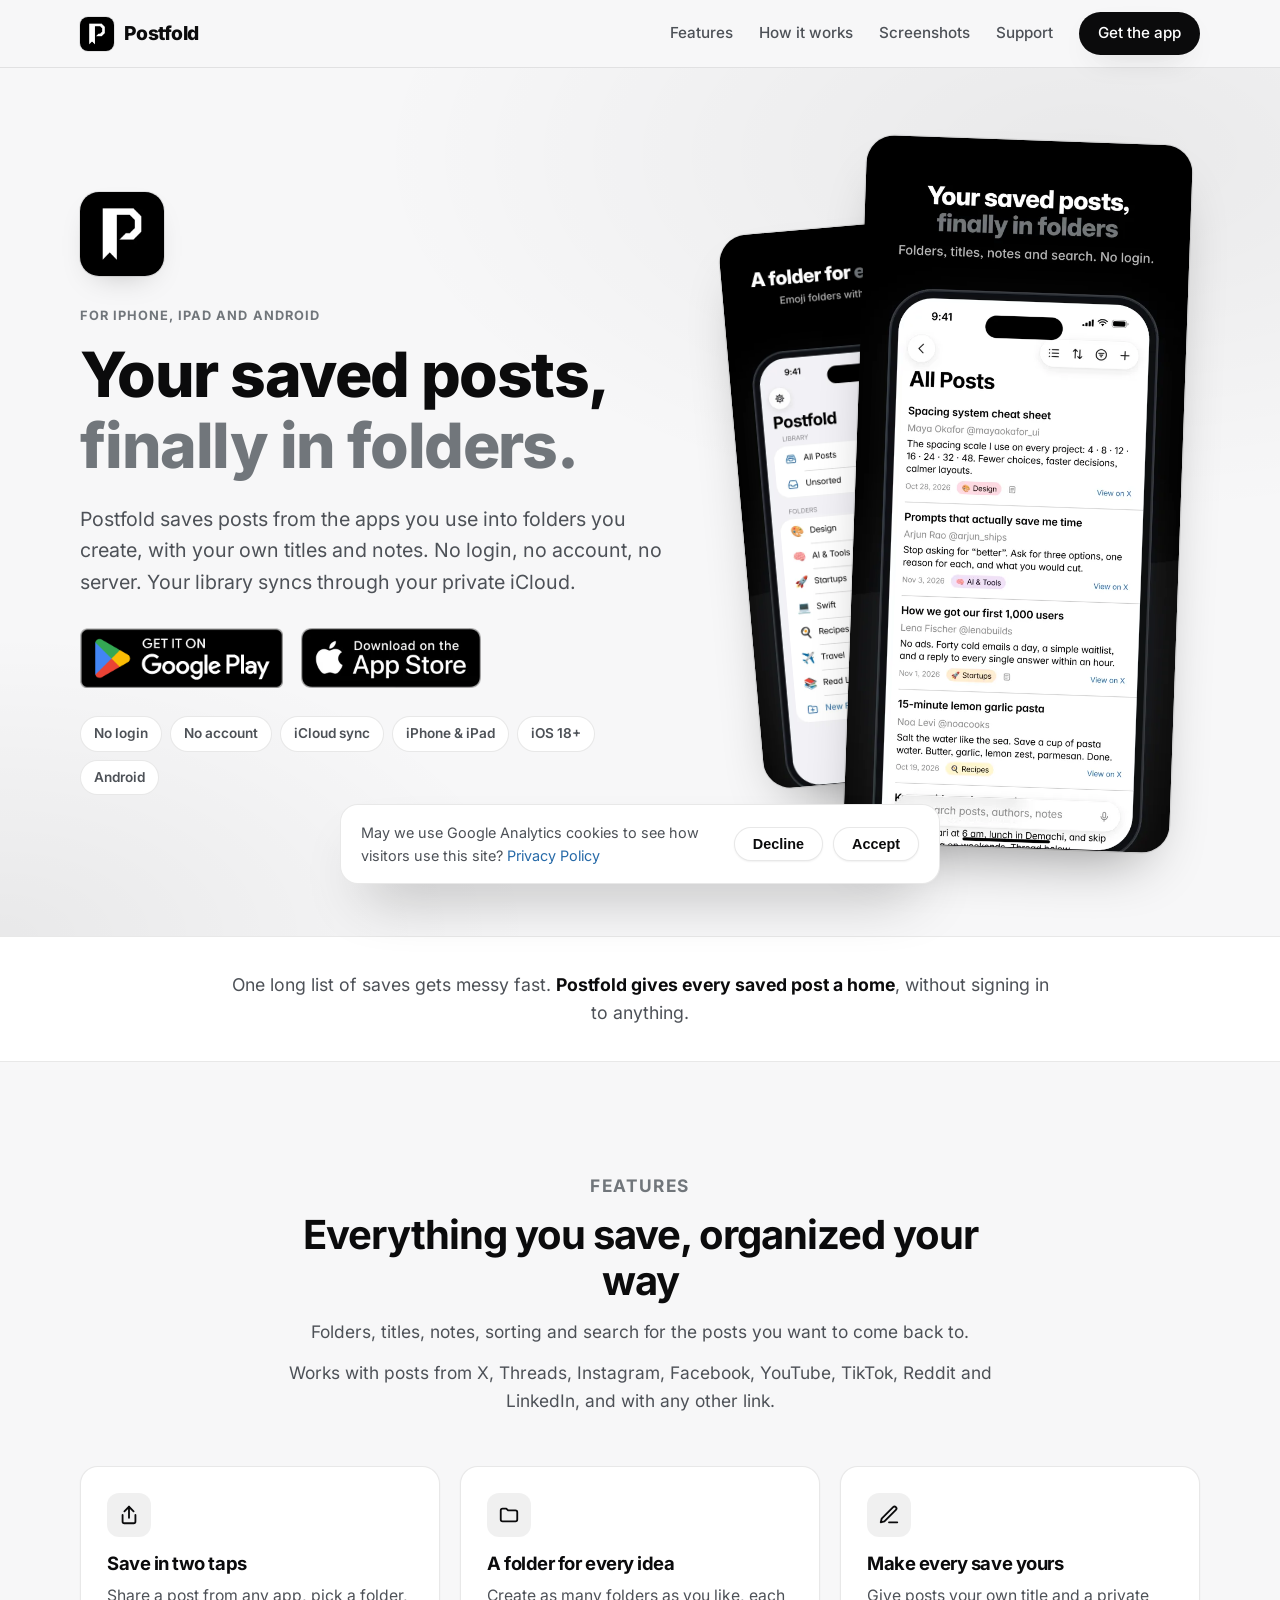
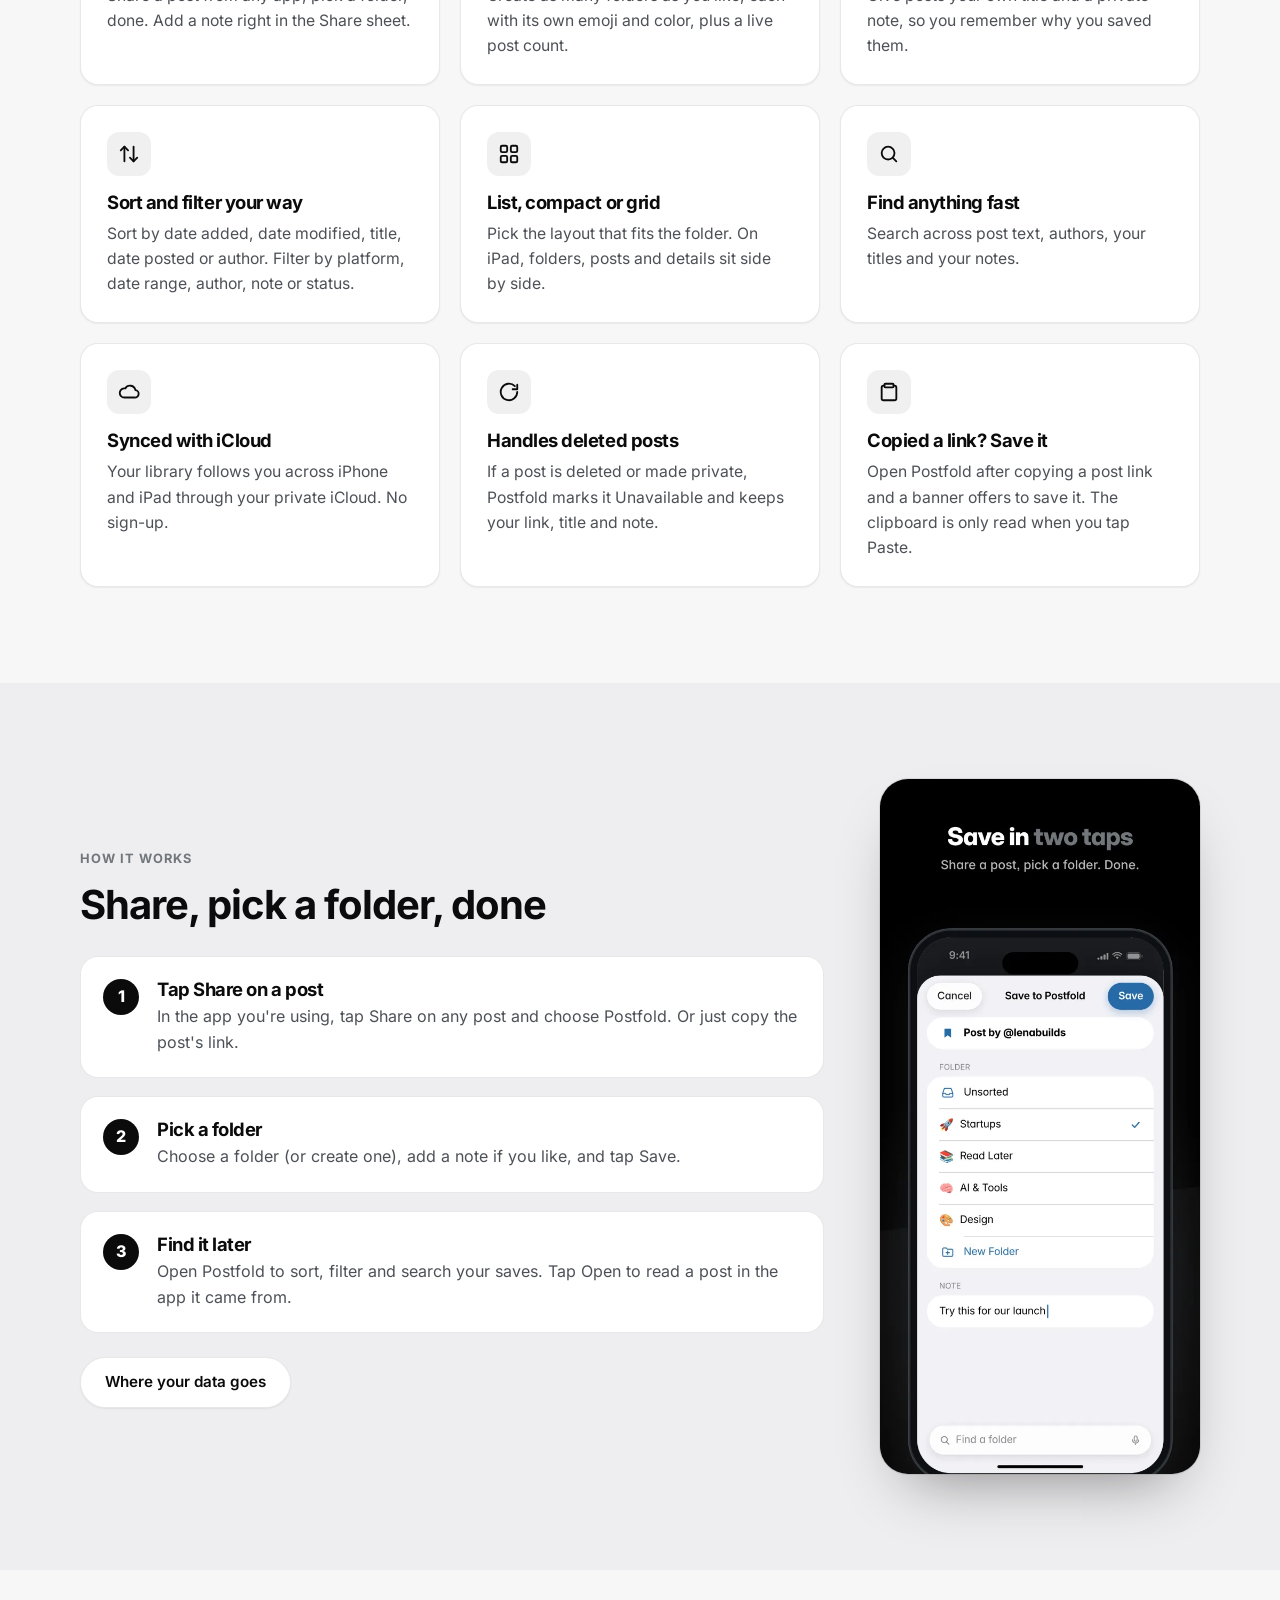
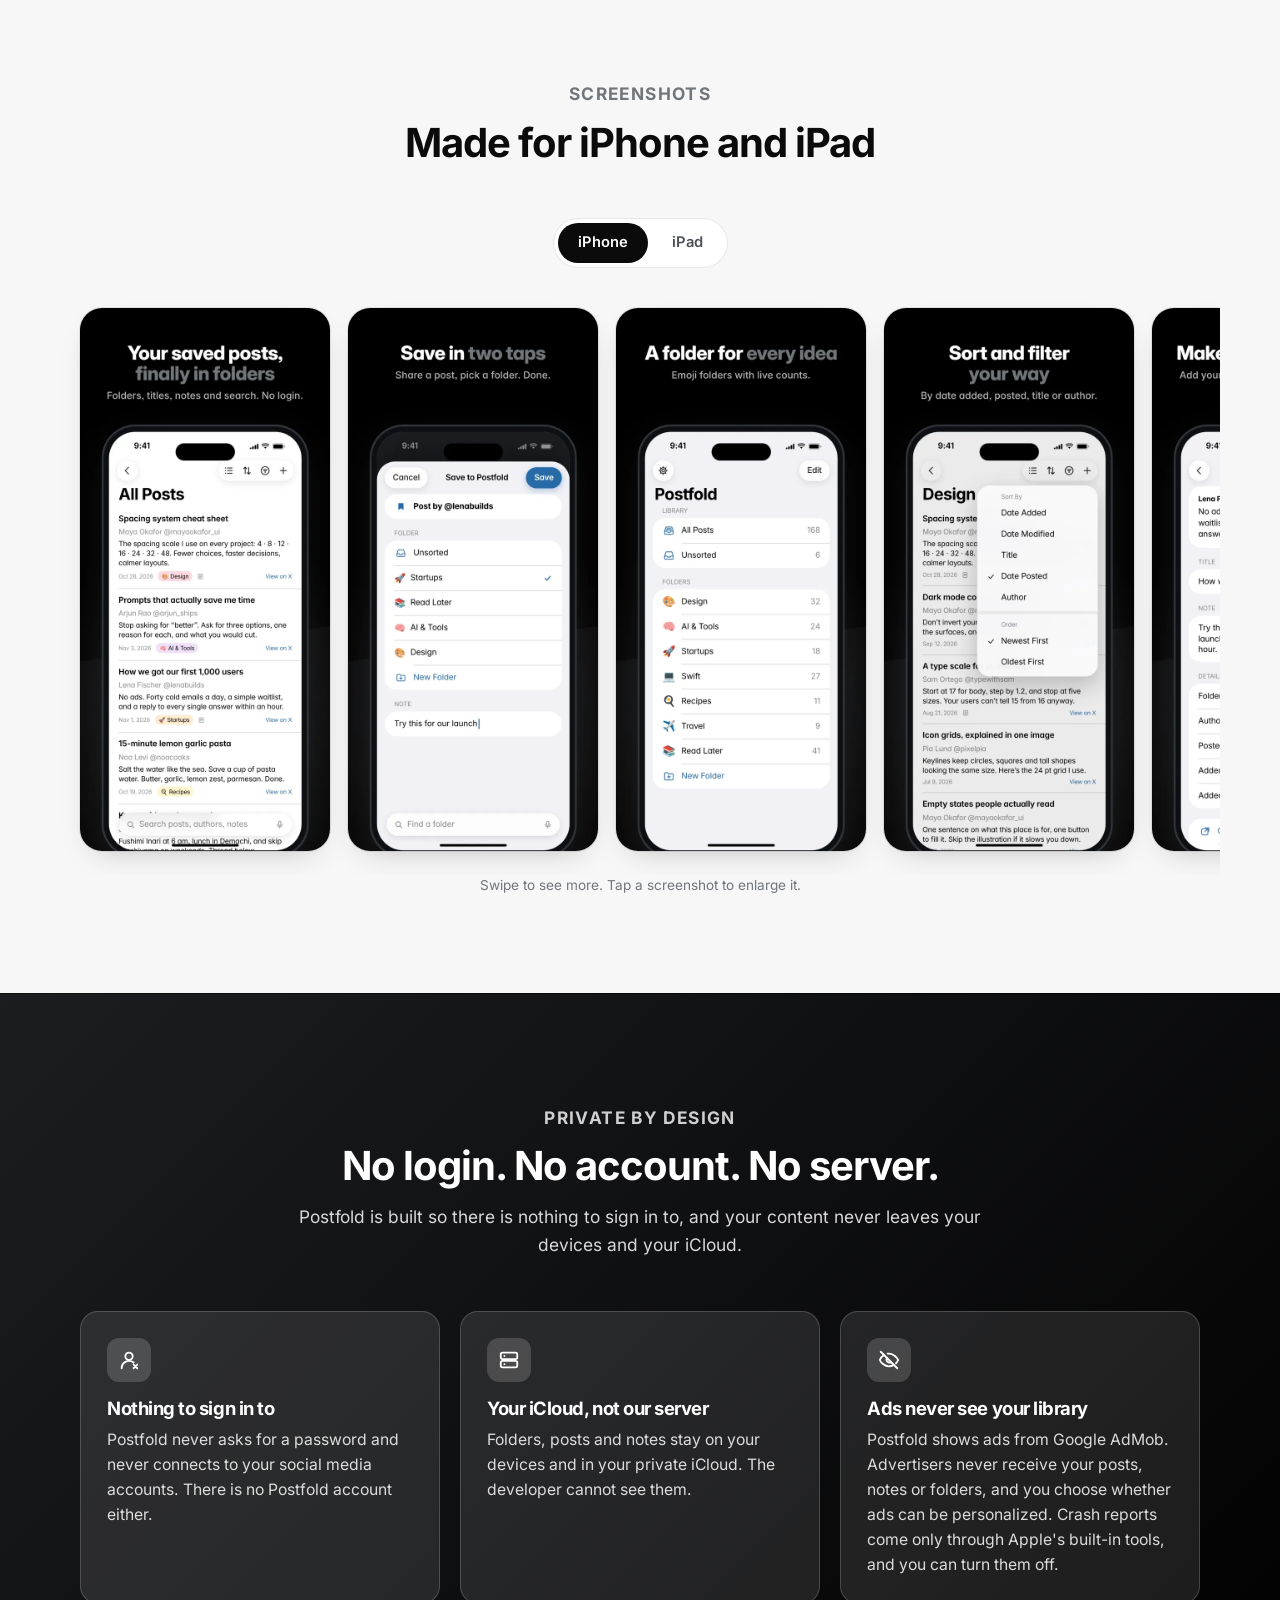
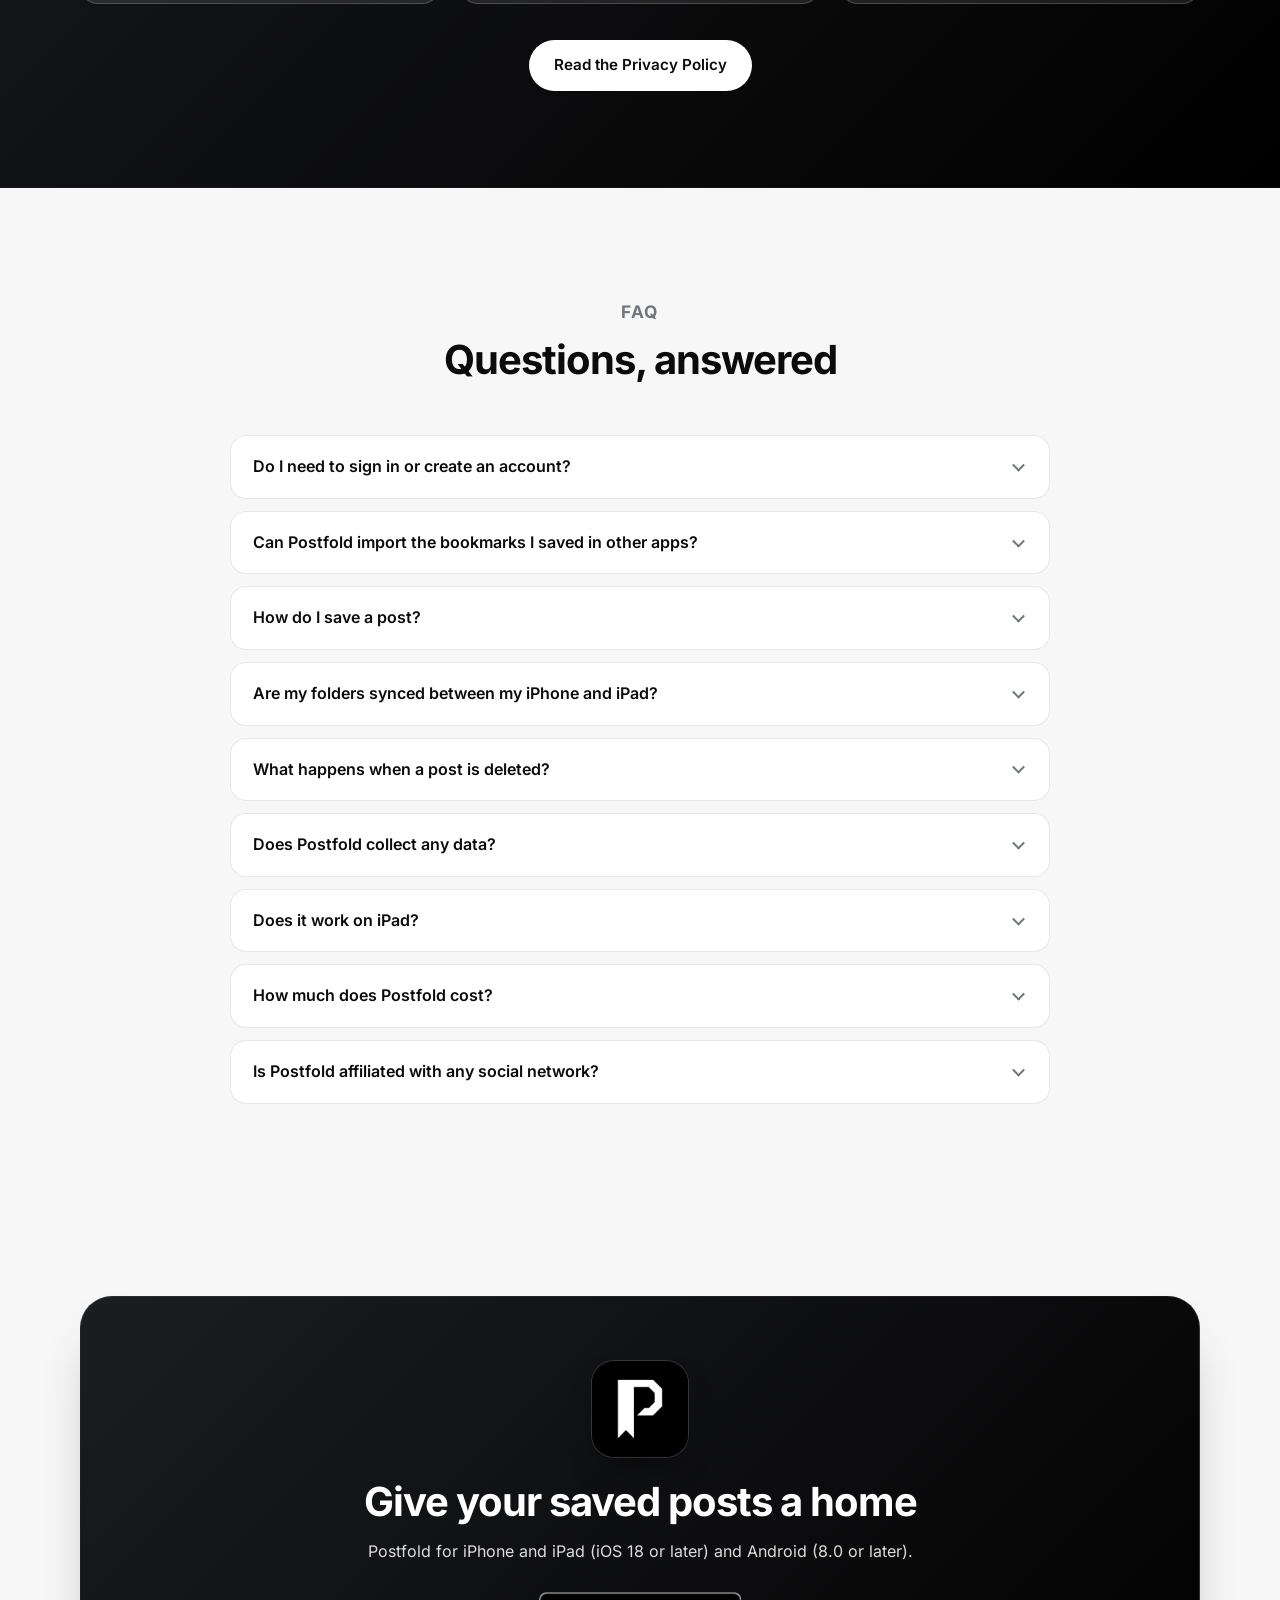
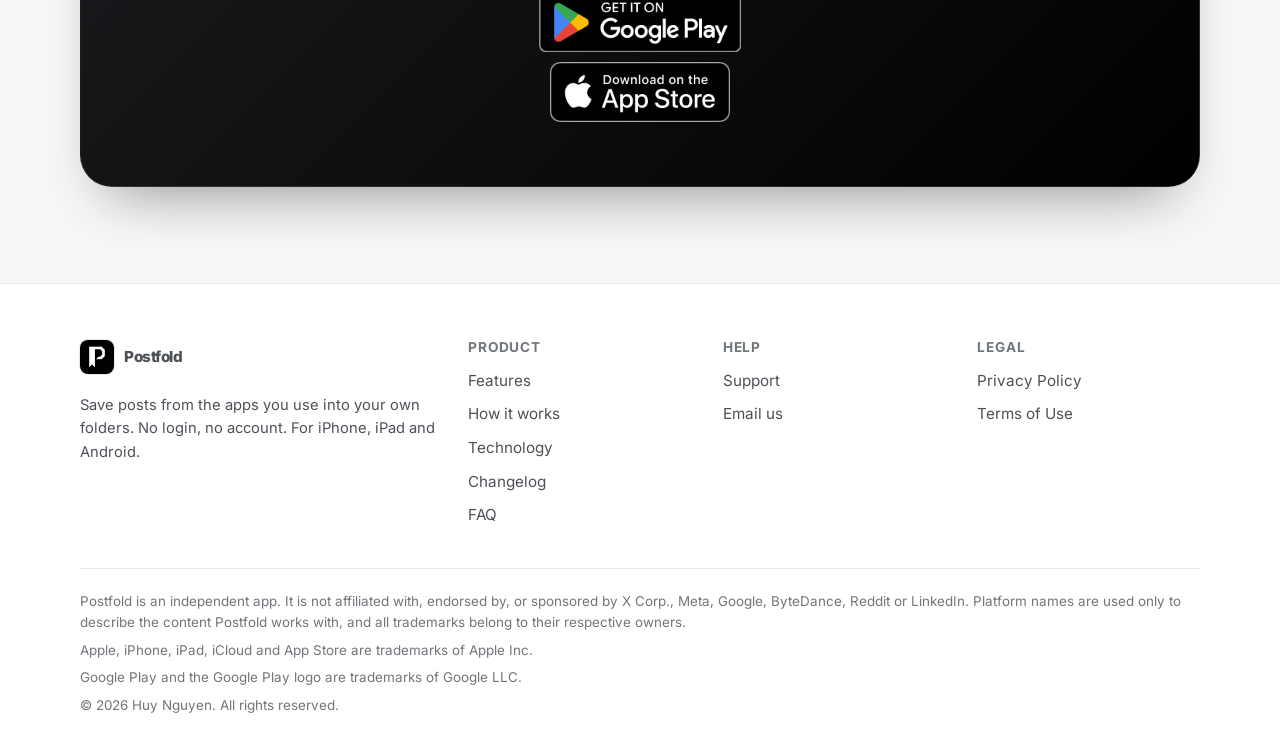
<file: index.html>
<!DOCTYPE html>
<html lang="en">
<head>
  <meta charset="utf-8">
  <meta name="viewport" content="width=device-width, initial-scale=1">
  <title>Postfold: Organize your posts neatly</title>
  <meta name="description" content="Postfold saves posts and links from the apps you use into your own folders with titles, notes, sorting and search. No login, no account. For iPhone, iPad and Android, with private iCloud sync on iPhone and iPad.">
  <link rel="canonical" href="https://postfold.space/">
  <link rel="alternate" type="text/markdown" title="Markdown version" href="https://postfold.space/index.md">
  <link rel="alternate" type="text/plain" title="LLM context" href="https://postfold.space/llms.txt">
  <meta name="theme-color" content="#f7f7f8" media="(prefers-color-scheme: light)">
  <meta name="theme-color" content="#000000" media="(prefers-color-scheme: dark)">
  <link rel="icon" href="favicon.ico" sizes="any">
  <link rel="icon" type="image/png" sizes="192x192" href="assets/images/favicon-192.png">
  <link rel="apple-touch-icon" href="assets/images/apple-touch-icon.png">
  <meta property="og:type" content="website">
  <meta property="og:site_name" content="Postfold">
  <meta property="og:title" content="Postfold: Organize your posts neatly">
  <meta property="og:description" content="Postfold saves posts and links from the apps you use into your own folders with titles, notes, sorting and search. No login, no account. For iPhone, iPad and Android, with private iCloud sync on iPhone and iPad.">
  <meta property="og:url" content="https://postfold.space/">
  <meta property="og:image" content="https://postfold.space/assets/images/og-image.jpg">
  <meta property="og:image:width" content="1200">
  <meta property="og:image:height" content="630">
  <meta property="og:image:alt" content="Postfold app icon and the All Posts screen on iPhone">
  <meta name="twitter:card" content="summary_large_image">
  <link rel="preload" href="assets/fonts/inter-latin.woff2" as="font" type="font/woff2" crossorigin>
  <link rel="stylesheet" href="assets/css/style.css?v=20261124">
  <script type="application/ld+json">{"@context":"https://schema.org","@type":"SoftwareApplication","name":"Postfold","description":"Save posts and links from the apps you use into folders with your own titles and notes. No login, no account, synced with iCloud.","operatingSystem":"iOS 18.0 or later, Android 8.0 or later","applicationCategory":"ProductivityApplication","url":"https://postfold.space/","image":"https://postfold.space/assets/images/app-icon-512.png","author":{"@type":"Person","name":"Huy Nguyen","email":"huynguyennovem@gmail.com"}}</script>
  <script type="application/ld+json">{"@context":"https://schema.org","@type":"FAQPage","mainEntity":[{"@type":"Question","name":"Do I need to sign in or create an account?","acceptedAnswer":{"@type":"Answer","text":"No. Postfold has no login of any kind: it never connects to your social media accounts and there is no Postfold account. You save a post by sharing it from the app you're using or by pasting its link."}},{"@type":"Question","name":"Can Postfold import the bookmarks I saved in other apps?","acceptedAnswer":{"@type":"Answer","text":"No. Because Postfold never signs in to any app or website, it cannot read the bookmarks or saves you made there. You add posts one at a time, from the Share sheet or by pasting a link."}},{"@type":"Question","name":"How do I save a post?","acceptedAnswer":{"@type":"Answer","text":"In the app you're using, tap Share on a post, then choose Postfold. Pick a folder, add a note if you like, and tap Save. You can also copy a post link and open Postfold: a banner offers to save it, or you can paste it on the Add screen."}},{"@type":"Question","name":"Are my folders synced between my iPhone and iPad?","acceptedAnswer":{"@type":"Answer","text":"Yes. Postfold syncs through your own private iCloud, so every device signed in to the same Apple Account sees the same folders, posts and notes. If iCloud is turned off, everything stays on that device."}},{"@type":"Question","name":"What happens when a post is deleted?","acceptedAnswer":{"@type":"Answer","text":"Postfold re-checks saved posts from time to time. If a post is deleted, made private or removed, it is marked Unavailable and its cached text is removed. Your link, custom title, note and folder are kept."}},{"@type":"Question","name":"Does Postfold collect any data?","acceptedAnswer":{"@type":"Answer","text":"Not your content. Your posts, notes and folders stay on your devices and in your private iCloud, and they are never shared with advertisers. Postfold shows ads from Google AdMob, which uses device data such as your IP address, how you interact with ads and, if you allow tracking, your device's advertising identifier. To fix bugs, we receive anonymous crash reports and usage statistics through Apple's built-in tools. You can turn them off in Postfold's Settings and in iOS Settings. The Privacy Policy has the details."}},{"@type":"Question","name":"Does it work on iPad?","acceptedAnswer":{"@type":"Answer","text":"Yes. Postfold runs on iPhone and iPad with iOS 18 or later. On iPad you see folders, posts and the post itself side by side."}},{"@type":"Question","name":"How much does Postfold cost?","acceptedAnswer":{"@type":"Answer","text":"Any price or in-app purchase is shown on the App Store listing before you download or buy."}},{"@type":"Question","name":"Is Postfold affiliated with any social network?","acceptedAnswer":{"@type":"Answer","text":"No. Postfold is an independent app and is not affiliated with, endorsed by, or sponsored by X Corp., Meta, Google, ByteDance, Reddit or LinkedIn. All trademarks belong to their respective owners."}}]}</script>
</head>
<body>
  <a class="skip" href="#main">Skip to content</a>
  <header class="site-header">
    <div class="container nav">
      <a class="brand" href="./" aria-label="Postfold home">
        <picture>
          <source srcset="assets/images/app-icon-dark.webp" media="(prefers-color-scheme: dark)" type="image/webp">
          <source srcset="assets/images/app-icon-light.webp" type="image/webp">
          <img src="assets/images/app-icon-light.png" alt="" width="34" height="34">
        </picture>
        <span>Postfold</span>
      </a>
      <button class="burger" type="button" aria-label="Menu" aria-expanded="false" aria-controls="menu"><i></i><i></i><i></i></button>
      <nav class="menu" id="menu" aria-label="Main">
        <a href="./#features">Features</a>
        <a href="how-it-works/">How it works</a>
        <a href="./#screenshots">Screenshots</a>
        <a href="support/">Support</a>
        <a class="btn btn-primary btn-sm" href="./#download">Get the app</a>
      </nav>
    </div>
  </header>

  <main id="main">

    <section class="hero">
      <div class="container hero-grid">
        <div>
          <picture>
            <source srcset="assets/images/app-icon-dark.webp" media="(prefers-color-scheme: dark)" type="image/webp">
            <source srcset="assets/images/app-icon-light.webp" type="image/webp">
            <img class="hero-icon" src="assets/images/app-icon-light.png" alt="Postfold app icon: a white letter P shaped like a bookmark" width="84" height="84" fetchpriority="high">
          </picture>
          <p class="eyebrow">For iPhone, iPad and Android</p>
          <h1>Your saved posts, <span class="accent">finally in folders.</span></h1>
          <p class="lead">Postfold saves posts from the apps you use into folders you create, with your own titles and notes. No login, no account, no server. Your library syncs through your private iCloud.</p>
          <div class="store-row">
            <a class="store-badge store-badge-play" href="https://play.google.com/store/apps/details?id=com.app.postfold" target="_blank" rel="noopener">
              <img src="assets/images/GooglePlay_Badge.png" alt="Get Postfold on Google Play" width="202" height="60">
            </a>
            <a class="store-badge" href="https://apps.apple.com/app/id6830735922" target="_blank" rel="noopener">
              <picture>
                <source srcset="assets/images/App_Store_Badge.webp" type="image/webp">
                <img src="assets/images/App_Store_Badge.png" alt="Download Postfold on the App Store" width="180" height="60">
              </picture>
            </a>
          </div>
          <ul class="chips" aria-label="Quick facts">
            <li>No login</li>
            <li>No account</li>
            <li>iCloud sync</li>
            <li>iPhone &amp; iPad</li>
            <li>iOS 18+</li>
            <li>Android</li>
          </ul>
        </div>
        <div class="hero-visual">
          <img class="shot shot-back" src="assets/images/screenshots/iphone-03-sidebar.webp" alt="" width="600" height="1304" decoding="async">
          <img class="shot" src="assets/images/screenshots/iphone-01-list.webp" alt="Postfold on iPhone: the All Posts list with titles, authors and folder tags" width="600" height="1304" fetchpriority="high">
        </div>
      </div>
    </section>

    <div class="strip">
      <div class="container">
        <p>One long list of saves gets messy fast. <strong>Postfold gives every saved post a home</strong>, without signing in to anything.</p>
      </div>
    </div>

    <section id="features">
      <div class="container">
        <div class="section-head">
          <p class="eyebrow">Features</p>
          <h2>Everything you save, organized your way</h2>
          <p>Folders, titles, notes, sorting and search for the posts you want to come back to.</p>
          <p>Works with posts from X, Threads, Instagram, Facebook, YouTube, TikTok, Reddit and LinkedIn, and with any other link.</p>
        </div>
        <div class="grid-3">
          <article class="card">
            <span class="icon-tile" aria-hidden="true"><svg viewBox="0 0 24 24" fill="none" stroke="currentColor" stroke-width="2" stroke-linecap="round" stroke-linejoin="round"><path d="M12 3v12"/><path d="m7 8 5-5 5 5"/><path d="M5 12v7a2 2 0 0 0 2 2h10a2 2 0 0 0 2-2v-7"/></svg></span>
            <h3>Save in two taps</h3>
            <p>Share a post from any app, pick a folder, done. Add a note right in the Share sheet.</p>
          </article>
          <article class="card">
            <span class="icon-tile" aria-hidden="true"><svg viewBox="0 0 24 24" fill="none" stroke="currentColor" stroke-width="2" stroke-linecap="round" stroke-linejoin="round"><path d="M3 7a2 2 0 0 1 2-2h4l2 2h8a2 2 0 0 1 2 2v8a2 2 0 0 1-2 2H5a2 2 0 0 1-2-2Z"/></svg></span>
            <h3>A folder for every idea</h3>
            <p>Create as many folders as you like, each with its own emoji and color, plus a live post count.</p>
          </article>
          <article class="card">
            <span class="icon-tile" aria-hidden="true"><svg viewBox="0 0 24 24" fill="none" stroke="currentColor" stroke-width="2" stroke-linecap="round" stroke-linejoin="round"><path d="M12 20h9"/><path d="M16.5 3.5a2.1 2.1 0 0 1 3 3L7 19l-4 1 1-4Z"/></svg></span>
            <h3>Make every save yours</h3>
            <p>Give posts your own title and a private note, so you remember why you saved them.</p>
          </article>
          <article class="card">
            <span class="icon-tile" aria-hidden="true"><svg viewBox="0 0 24 24" fill="none" stroke="currentColor" stroke-width="2" stroke-linecap="round" stroke-linejoin="round"><path d="m3 8 4-4 4 4"/><path d="M7 4v16"/><path d="m21 16-4 4-4-4"/><path d="M17 20V4"/></svg></span>
            <h3>Sort and filter your way</h3>
            <p>Sort by date added, date modified, title, date posted or author. Filter by platform, date range, author, note or status.</p>
          </article>
          <article class="card">
            <span class="icon-tile" aria-hidden="true"><svg viewBox="0 0 24 24" fill="none" stroke="currentColor" stroke-width="2" stroke-linecap="round" stroke-linejoin="round"><rect x="3" y="3" width="7" height="7" rx="1.5"/><rect x="14" y="3" width="7" height="7" rx="1.5"/><rect x="3" y="14" width="7" height="7" rx="1.5"/><rect x="14" y="14" width="7" height="7" rx="1.5"/></svg></span>
            <h3>List, compact or grid</h3>
            <p>Pick the layout that fits the folder. On iPad, folders, posts and details sit side by side.</p>
          </article>
          <article class="card">
            <span class="icon-tile" aria-hidden="true"><svg viewBox="0 0 24 24" fill="none" stroke="currentColor" stroke-width="2" stroke-linecap="round" stroke-linejoin="round"><circle cx="11" cy="11" r="7"/><path d="m20 20-3.5-3.5"/></svg></span>
            <h3>Find anything fast</h3>
            <p>Search across post text, authors, your titles and your notes.</p>
          </article>
          <article class="card">
            <span class="icon-tile" aria-hidden="true"><svg viewBox="0 0 24 24" fill="none" stroke="currentColor" stroke-width="2" stroke-linecap="round" stroke-linejoin="round"><path d="M7 18a5 5 0 1 1 .9-9.9A6 6 0 0 1 19 10a4 4 0 0 1-1 8Z"/></svg></span>
            <h3>Synced with iCloud</h3>
            <p>Your library follows you across iPhone and iPad through your private iCloud. No sign-up.</p>
          </article>
          <article class="card">
            <span class="icon-tile" aria-hidden="true"><svg viewBox="0 0 24 24" fill="none" stroke="currentColor" stroke-width="2" stroke-linecap="round" stroke-linejoin="round"><path d="M21 12a9 9 0 1 1-2.6-6.4"/><path d="M21 4v5h-5"/></svg></span>
            <h3>Handles deleted posts</h3>
            <p>If a post is deleted or made private, Postfold marks it Unavailable and keeps your link, title and note.</p>
          </article>
          <article class="card">
            <span class="icon-tile" aria-hidden="true"><svg viewBox="0 0 24 24" fill="none" stroke="currentColor" stroke-width="2" stroke-linecap="round" stroke-linejoin="round"><rect x="7" y="3" width="10" height="4" rx="1"/><path d="M17 5h1a2 2 0 0 1 2 2v12a2 2 0 0 1-2 2H6a2 2 0 0 1-2-2V7a2 2 0 0 1 2-2h1"/></svg></span>
            <h3>Copied a link? Save it</h3>
            <p>Open Postfold after copying a post link and a banner offers to save it. The clipboard is only read when you tap Paste.</p>
          </article>
        </div>
      </div>
    </section>

    <section id="how" class="section-alt">
      <div class="container steps-layout">
        <div>
          <p class="eyebrow">How it works</p>
          <h2>Share, pick a folder, done</h2>
          <ol class="steps">
            <li>
              <h3>Tap Share on a post</h3>
              <p>In the app you're using, tap Share on any post and choose Postfold. Or just copy the post's link.</p>
            </li>
            <li>
              <h3>Pick a folder</h3>
              <p>Choose a folder (or create one), add a note if you like, and tap Save.</p>
            </li>
            <li>
              <h3>Find it later</h3>
              <p>Open Postfold to sort, filter and search your saves. Tap Open to read a post in the app it came from.</p>
            </li>
          </ol>
          <p class="steps-more"><a class="btn btn-secondary" href="how-it-works/">Where your data goes</a></p>
        </div>
        <div class="steps-visual">
          <img src="assets/images/screenshots/iphone-02-share.webp" alt="The Save to Postfold sheet with a folder list and a note field" width="600" height="1304" loading="lazy" decoding="async">
        </div>
      </div>
    </section>

    <section id="screenshots">
      <div class="container">
        <div class="section-head">
          <p class="eyebrow">Screenshots</p>
          <h2>Made for iPhone and iPad</h2>
        </div>
        <div class="tabs-wrap">
          <div class="tabs" role="tablist" aria-label="Device">
            <button class="tab" type="button" role="tab" id="tab-iphone" aria-selected="true" aria-controls="gallery-iphone">iPhone</button>
            <button class="tab" type="button" role="tab" id="tab-ipad" aria-selected="false" aria-controls="gallery-ipad" tabindex="-1">iPad</button>
          </div>
        </div>
        <div class="gallery gallery-phone" id="gallery-iphone" role="tabpanel" aria-labelledby="tab-iphone">
            <button type="button" data-zoom aria-label="Enlarge screenshot: All Posts list with titles, authors, dates and folder tags">
              <img src="assets/images/screenshots/iphone-01-list.webp" alt="All Posts list with titles, authors, dates and folder tags" width="600" height="1304" loading="lazy" decoding="async">
            </button>
            <button type="button" data-zoom aria-label="Enlarge screenshot: Saving a post from the Share sheet: pick a folder and add a note">
              <img src="assets/images/screenshots/iphone-02-share.webp" alt="Saving a post from the Share sheet: pick a folder and add a note" width="600" height="1304" loading="lazy" decoding="async">
            </button>
            <button type="button" data-zoom aria-label="Enlarge screenshot: Sidebar with emoji folders and live post counts">
              <img src="assets/images/screenshots/iphone-03-sidebar.webp" alt="Sidebar with emoji folders and live post counts" width="600" height="1304" loading="lazy" decoding="async">
            </button>
            <button type="button" data-zoom aria-label="Enlarge screenshot: Sort menu: date added, date modified, title, date posted, author">
              <img src="assets/images/screenshots/iphone-04-sort.webp" alt="Sort menu: date added, date modified, title, date posted, author" width="600" height="1304" loading="lazy" decoding="async">
            </button>
            <button type="button" data-zoom aria-label="Enlarge screenshot: Post details with a custom title, note and folder">
              <img src="assets/images/screenshots/iphone-05-detail.webp" alt="Post details with a custom title, note and folder" width="600" height="1304" loading="lazy" decoding="async">
            </button>
            <button type="button" data-zoom aria-label="Enlarge screenshot: Settings: copied-link detection, default layout and iCloud storage">
              <img src="assets/images/screenshots/iphone-06-settings.webp" alt="Settings: copied-link detection, default layout and iCloud storage" width="600" height="1304" loading="lazy" decoding="async">
            </button>
        </div>
        <div class="gallery gallery-tablet" id="gallery-ipad" role="tabpanel" aria-labelledby="tab-ipad" hidden>
            <button type="button" data-zoom aria-label="Enlarge screenshot: iPad split view with folders, posts and post details side by side">
              <img src="assets/images/screenshots/ipad-01-split.webp" alt="iPad split view with folders, posts and post details side by side" width="1400" height="1050" loading="lazy" decoding="async">
            </button>
            <button type="button" data-zoom aria-label="Enlarge screenshot: Posts in a grid layout on iPad">
              <img src="assets/images/screenshots/ipad-02-grid.webp" alt="Posts in a grid layout on iPad" width="1400" height="1050" loading="lazy" decoding="async">
            </button>
            <button type="button" data-zoom aria-label="Enlarge screenshot: Filters for date, author, note and status on iPad">
              <img src="assets/images/screenshots/ipad-03-filters.webp" alt="Filters for date, author, note and status on iPad" width="1400" height="1050" loading="lazy" decoding="async">
            </button>
            <button type="button" data-zoom aria-label="Enlarge screenshot: Settings on iPad">
              <img src="assets/images/screenshots/ipad-04-settings.webp" alt="Settings on iPad" width="1400" height="1050" loading="lazy" decoding="async">
            </button>
        </div>
        <p class="gallery-hint">Swipe to see more. Tap a screenshot to enlarge it.</p>
      </div>
    </section>

    <section id="privacy" class="band">
      <div class="container">
        <div class="section-head">
          <p class="eyebrow">Private by design</p>
          <h2>No login. No account. No server.</h2>
          <p>Postfold is built so there is nothing to sign in to, and your content never leaves your devices and your iCloud.</p>
        </div>
        <div class="grid-3">
          <article class="card">
            <span class="icon-tile" aria-hidden="true"><svg viewBox="0 0 24 24" fill="none" stroke="currentColor" stroke-width="2" stroke-linecap="round" stroke-linejoin="round"><circle cx="12" cy="8" r="4"/><path d="M4 21a8 8 0 0 1 13-6.2"/><path d="m17 17 4 4m0-4-4 4"/></svg></span>
            <h3>Nothing to sign in to</h3>
            <p>Postfold never asks for a password and never connects to your social media accounts. There is no Postfold account either.</p>
          </article>
          <article class="card">
            <span class="icon-tile" aria-hidden="true"><svg viewBox="0 0 24 24" fill="none" stroke="currentColor" stroke-width="2" stroke-linecap="round" stroke-linejoin="round"><rect x="3" y="4" width="18" height="7" rx="2"/><rect x="3" y="13" width="18" height="7" rx="2"/><path d="M7 7.5h.01M7 16.5h.01"/></svg></span>
            <h3>Your iCloud, not our server</h3>
            <p>Folders, posts and notes stay on your devices and in your private iCloud. The developer cannot see them.</p>
          </article>
          <article class="card">
            <span class="icon-tile" aria-hidden="true"><svg viewBox="0 0 24 24" fill="none" stroke="currentColor" stroke-width="2" stroke-linecap="round" stroke-linejoin="round"><path d="M3 3l18 18"/><path d="M10.6 5.1A10 10 0 0 1 12 5c5 0 9 4.5 10 7-.4 1-1.2 2.3-2.4 3.6M6.6 6.6C4.3 8 2.6 10.3 2 12c1 2.5 5 7 10 7 1.8 0 3.4-.6 4.8-1.4"/><path d="M9.9 9.9a3 3 0 0 0 4.2 4.2"/></svg></span>
            <h3>Ads never see your library</h3>
            <p>Postfold shows ads from Google AdMob. Advertisers never receive your posts, notes or folders, and you choose whether ads can be personalized. Crash reports come only through Apple's built-in tools, and you can turn them off.</p>
          </article>
        </div>
        <div class="band-cta">
          <a class="btn btn-secondary" href="privacy/">Read the Privacy Policy</a>
        </div>
      </div>
    </section>

    <section id="faq">
      <div class="container">
        <div class="section-head">
          <p class="eyebrow">FAQ</p>
          <h2>Questions, answered</h2>
        </div>
        <div class="faq">
          <details>
            <summary>Do I need to sign in or create an account?</summary>
            <p>No. Postfold has no login of any kind: it never connects to your social media accounts and there is no Postfold account. You save a post by sharing it from the app you're using or by pasting its link.</p>
          </details>
          <details>
            <summary>Can Postfold import the bookmarks I saved in other apps?</summary>
            <p>No. Because Postfold never signs in to any app or website, it cannot read the bookmarks or saves you made there. You add posts one at a time, from the Share sheet or by pasting a link.</p>
          </details>
          <details>
            <summary>How do I save a post?</summary>
            <p>In the app you're using, tap Share on a post, then choose Postfold. Pick a folder, add a note if you like, and tap Save. You can also copy a post link and open Postfold: a banner offers to save it, or you can paste it on the Add screen.</p>
          </details>
          <details>
            <summary>Are my folders synced between my iPhone and iPad?</summary>
            <p>Yes. Postfold syncs through your own private iCloud, so every device signed in to the same Apple Account sees the same folders, posts and notes. If iCloud is turned off, everything stays on that device.</p>
          </details>
          <details>
            <summary>What happens when a post is deleted?</summary>
            <p>Postfold re-checks saved posts from time to time. If a post is deleted, made private or removed, it is marked Unavailable and its cached text is removed. Your link, custom title, note and folder are kept.</p>
          </details>
          <details>
            <summary>Does Postfold collect any data?</summary>
            <p>Not your content. Your posts, notes and folders stay on your devices and in your private iCloud, and they are never shared with advertisers. Postfold shows ads from Google AdMob, which uses device data such as your IP address, how you interact with ads and, if you allow tracking, your device's advertising identifier. To fix bugs, we receive anonymous crash reports and usage statistics through Apple's built-in tools. You can turn them off in Postfold's Settings and in iOS Settings. The Privacy Policy has the details.</p>
          </details>
          <details>
            <summary>Does it work on iPad?</summary>
            <p>Yes. Postfold runs on iPhone and iPad with iOS 18 or later. On iPad you see folders, posts and the post itself side by side.</p>
          </details>
          <details>
            <summary>How much does Postfold cost?</summary>
            <p>Any price or in-app purchase is shown on the App Store listing before you download or buy.</p>
          </details>
          <details>
            <summary>Is Postfold affiliated with any social network?</summary>
            <p>No. Postfold is an independent app and is not affiliated with, endorsed by, or sponsored by X Corp., Meta, Google, ByteDance, Reddit or LinkedIn. All trademarks belong to their respective owners.</p>
          </details>
        </div>
      </div>
    </section>

    <section id="download" class="cta">
      <div class="container">
        <div class="cta-card on-dark">
          <picture>
            <source srcset="assets/images/app-icon-dark.webp" media="(prefers-color-scheme: dark)" type="image/webp">
            <source srcset="assets/images/app-icon-light.webp" type="image/webp">
            <img class="cta-icon" src="assets/images/app-icon-light.png" alt="" width="96" height="96" loading="lazy">
          </picture>
          <h2>Give your saved posts a home</h2>
          <p>Postfold for iPhone and iPad (iOS 18 or later) and Android (8.0 or later).</p>
          <div class="store-row">
            <a class="store-badge store-badge-play" href="https://play.google.com/store/apps/details?id=com.app.postfold" target="_blank" rel="noopener">
              <img src="assets/images/GooglePlay_Badge.png" alt="Get Postfold on Google Play" width="202" height="60">
            </a>
            <a class="store-badge" href="https://apps.apple.com/app/id6830735922" target="_blank" rel="noopener">
              <picture>
                <source srcset="assets/images/App_Store_Badge.webp" type="image/webp">
                <img src="assets/images/App_Store_Badge.png" alt="Download Postfold on the App Store" width="180" height="60">
              </picture>
            </a>
          </div>
        </div>
      </div>
    </section>

    <div class="lightbox" role="dialog" aria-modal="true" aria-label="Screenshot">
      <button class="close" type="button" aria-label="Close">&times;</button>
      <img alt="">
    </div>

  </main>

  <aside class="sticky-download" data-placement="sticky" aria-label="Download Postfold" hidden>
    <picture>
      <source srcset="assets/images/app-icon-dark.webp" media="(prefers-color-scheme: dark)" type="image/webp">
      <source srcset="assets/images/app-icon-light.webp" type="image/webp">
      <img class="sticky-download-icon" src="assets/images/app-icon-light.png" alt="" width="44" height="44">
    </picture>
    <p class="sticky-download-text"><strong>Postfold</strong> Your saved posts, in folders.</p>
    <div class="sticky-download-badges">
      <a class="store-badge store-badge-play" href="https://play.google.com/store/apps/details?id=com.app.postfold" target="_blank" rel="noopener">
        <img src="assets/images/GooglePlay_Badge.png" alt="Get Postfold on Google Play" width="202" height="60">
      </a>
      <a class="store-badge" href="https://apps.apple.com/app/id6830735922" target="_blank" rel="noopener">
        <picture>
          <source srcset="assets/images/App_Store_Badge.webp" type="image/webp">
          <img src="assets/images/App_Store_Badge.png" alt="Download Postfold on the App Store" width="180" height="60">
        </picture>
      </a>
    </div>
    <button class="sticky-download-close" type="button" aria-label="Dismiss download banner">&times;</button>
  </aside>

  <footer class="site-footer">
    <div class="container">
      <div class="footer-grid">
        <div class="footer-about">
          <a class="brand" href="./">
            <picture>
              <source srcset="assets/images/app-icon-dark.webp" media="(prefers-color-scheme: dark)" type="image/webp">
              <source srcset="assets/images/app-icon-light.webp" type="image/webp">
              <img src="assets/images/app-icon-light.png" alt="" width="34" height="34" loading="lazy">
            </picture>
            <span>Postfold</span>
          </a>
          <p>Save posts from the apps you use into your own folders. No login, no account. For iPhone, iPad and Android.</p>
        </div>
        <div>
          <h4>Product</h4>
          <ul>
            <li><a href="./#features">Features</a></li>
            <li><a href="how-it-works/">How it works</a></li>
            <li><a href="technology/">Technology</a></li>
            <li><a href="changelog/">Changelog</a></li>
            <li><a href="./#faq">FAQ</a></li>
          </ul>
        </div>
        <div>
          <h4>Help</h4>
          <ul>
            <li><a href="support/">Support</a></li>
            <li><a href="mailto:huynguyennovem@gmail.com">Email us</a></li>
          </ul>
        </div>
        <div>
          <h4>Legal</h4>
          <ul>
            <li><a href="privacy/">Privacy Policy</a></li>
            <li><a href="terms/">Terms of Use</a></li>
          </ul>
        </div>
      </div>
      <div class="footer-legal">
        <p>Postfold is an independent app. It is not affiliated with, endorsed by, or sponsored by X Corp., Meta, Google, ByteDance, Reddit or LinkedIn. Platform names are used only to describe the content Postfold works with, and all trademarks belong to their respective owners.</p>
        <p>Apple, iPhone, iPad, iCloud and App Store are trademarks of Apple Inc.</p>
        <p>Google Play and the Google Play logo are trademarks of Google LLC.</p>
        <p>&copy; <span data-year>2026</span> Huy Nguyen. All rights reserved.</p>
      </div>
    </div>
  </footer>

  <script src="assets/js/main.js?v=20261124" defer></script>
</body>
</html>
</file>
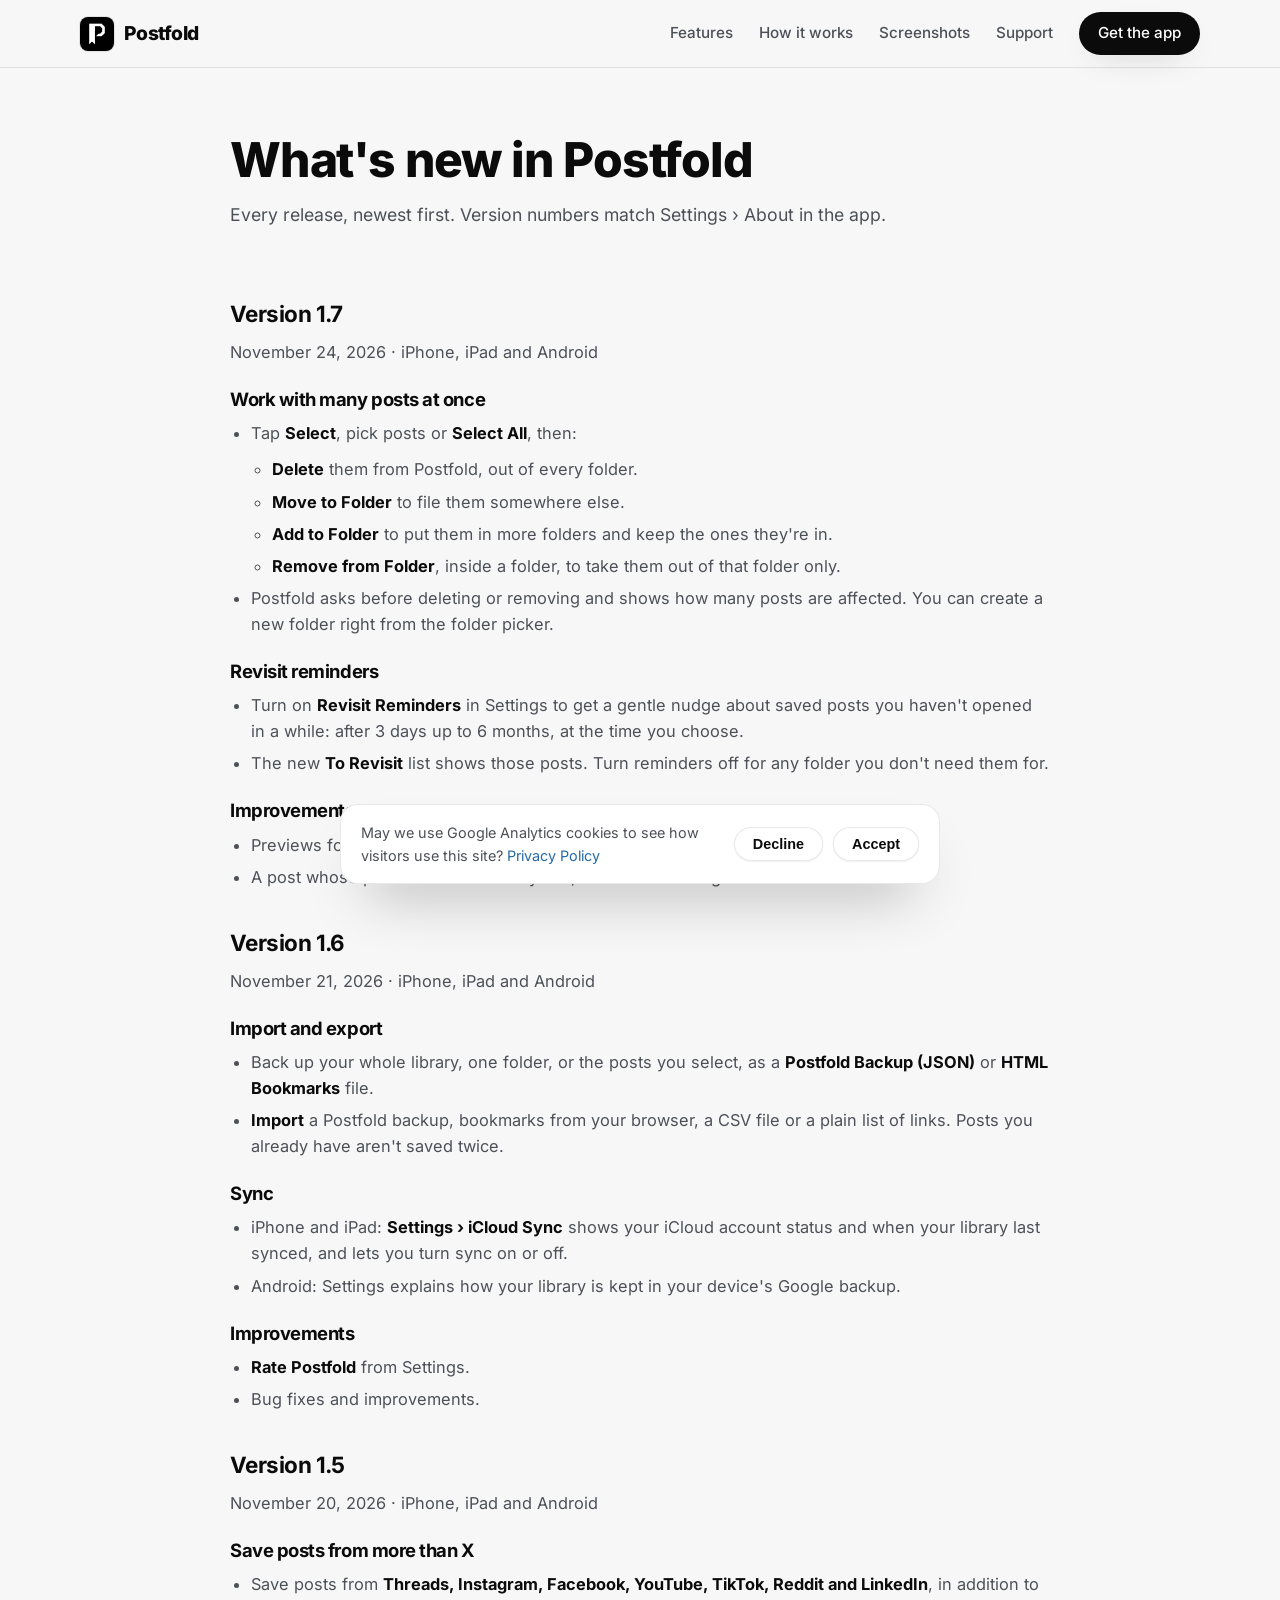
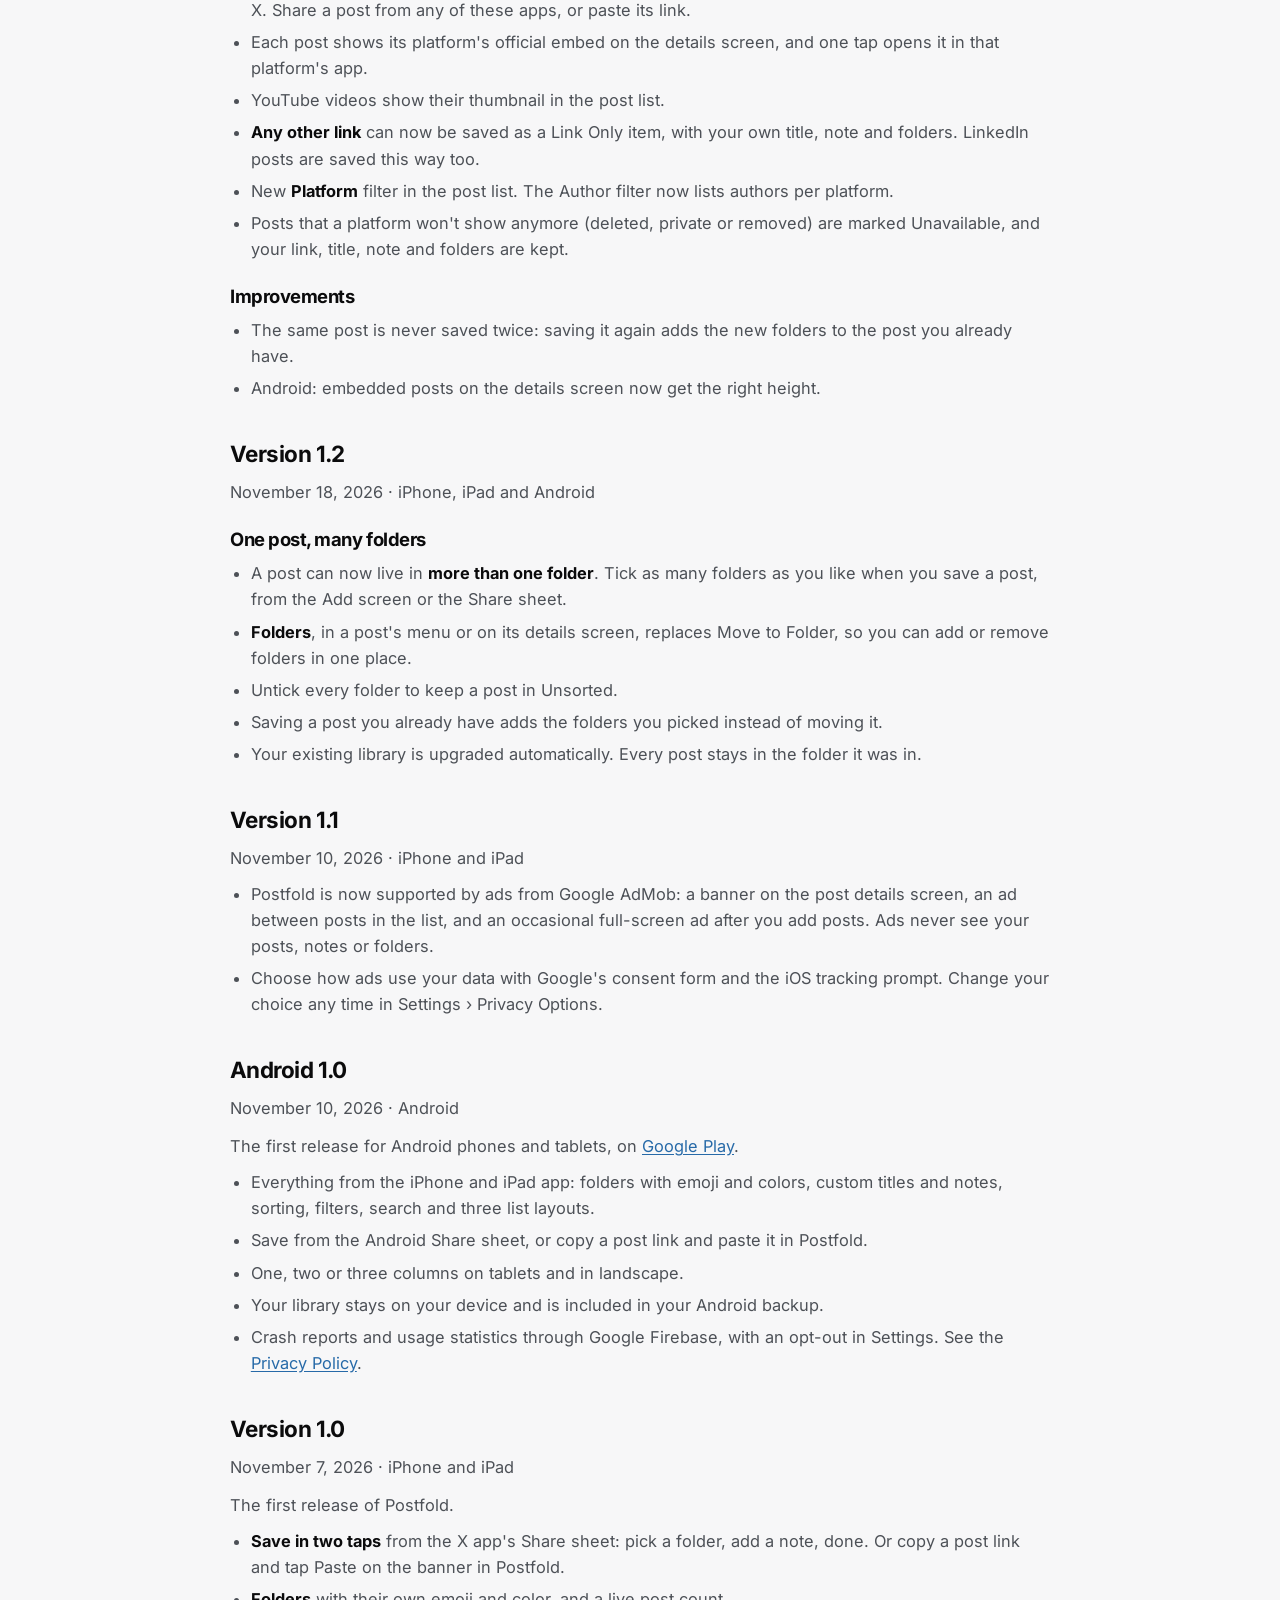
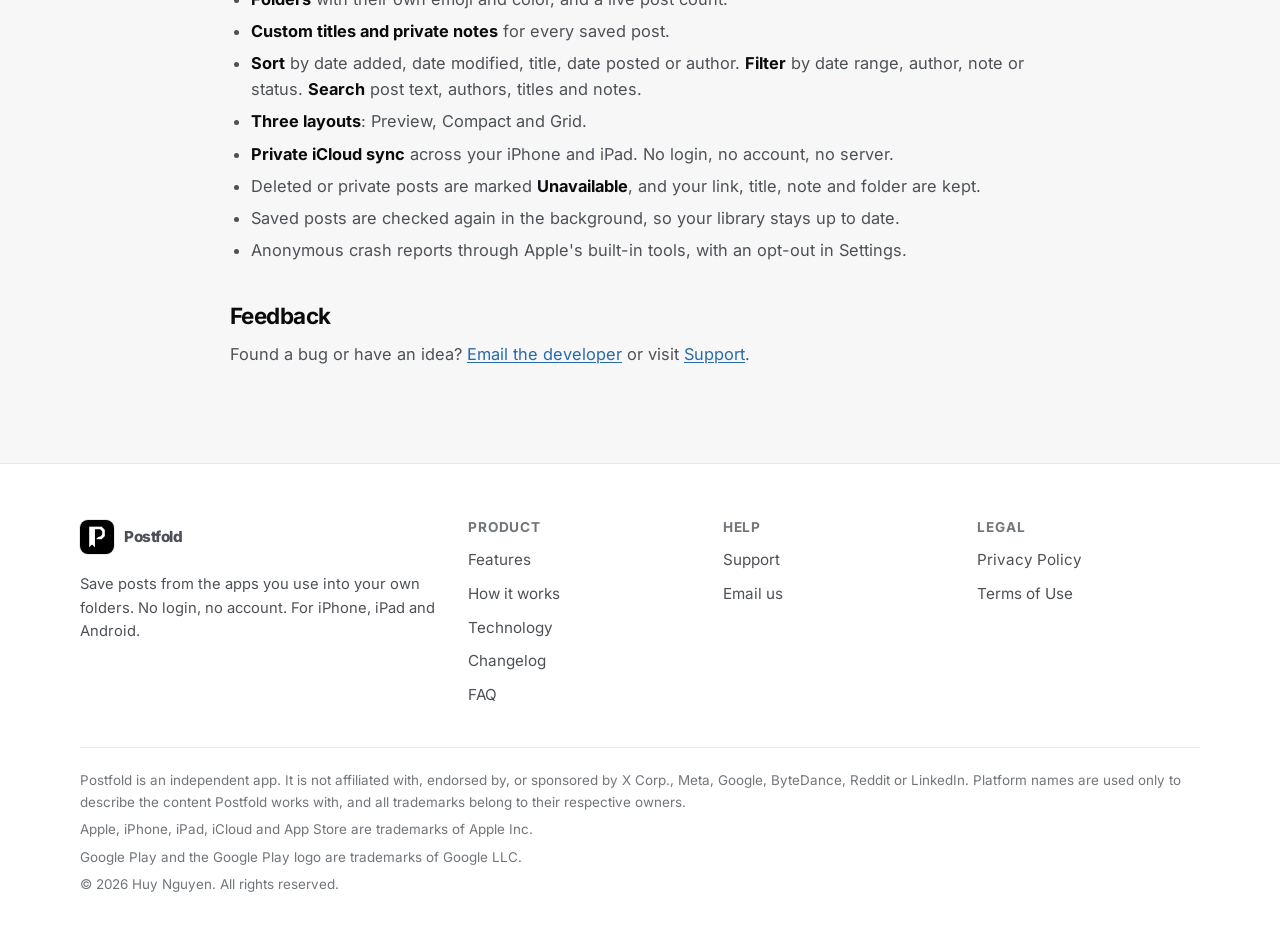
<file: changelog/index.html>
<!DOCTYPE html>
<html lang="en">
<head>
  <meta charset="utf-8">
  <meta name="viewport" content="width=device-width, initial-scale=1">
  <title>Changelog | Postfold</title>
  <meta name="description" content="What's new in Postfold: every release for iPhone, iPad and Android, newest first.">
  <link rel="canonical" href="https://postfold.space/changelog/">
  <link rel="alternate" type="text/markdown" title="Markdown version" href="https://postfold.space/changelog/index.md">
  <link rel="alternate" type="text/plain" title="LLM context" href="https://postfold.space/llms.txt">
  <meta name="theme-color" content="#f7f7f8" media="(prefers-color-scheme: light)">
  <meta name="theme-color" content="#000000" media="(prefers-color-scheme: dark)">
  <link rel="icon" href="../favicon.ico" sizes="any">
  <link rel="icon" type="image/png" sizes="192x192" href="../assets/images/favicon-192.png">
  <link rel="apple-touch-icon" href="../assets/images/apple-touch-icon.png">
  <meta property="og:type" content="website">
  <meta property="og:site_name" content="Postfold">
  <meta property="og:title" content="Changelog | Postfold">
  <meta property="og:description" content="What's new in Postfold: every release for iPhone, iPad and Android, newest first.">
  <meta property="og:url" content="https://postfold.space/changelog/">
  <meta property="og:image" content="https://postfold.space/assets/images/og-image.jpg">
  <meta property="og:image:width" content="1200">
  <meta property="og:image:height" content="630">
  <meta property="og:image:alt" content="Postfold app icon and the All Posts screen on iPhone">
  <meta name="twitter:card" content="summary_large_image">
  <link rel="preload" href="../assets/fonts/inter-latin.woff2" as="font" type="font/woff2" crossorigin>
  <link rel="stylesheet" href="../assets/css/style.css?v=20261124">
</head>
<body>
  <a class="skip" href="#main">Skip to content</a>
  <header class="site-header">
    <div class="container nav">
      <a class="brand" href="../" aria-label="Postfold home">
        <picture>
          <source srcset="../assets/images/app-icon-dark.webp" media="(prefers-color-scheme: dark)" type="image/webp">
          <source srcset="../assets/images/app-icon-light.webp" type="image/webp">
          <img src="../assets/images/app-icon-light.png" alt="" width="34" height="34">
        </picture>
        <span>Postfold</span>
      </a>
      <button class="burger" type="button" aria-label="Menu" aria-expanded="false" aria-controls="menu"><i></i><i></i><i></i></button>
      <nav class="menu" id="menu" aria-label="Main">
        <a href="../#features">Features</a>
        <a href="../how-it-works/">How it works</a>
        <a href="../#screenshots">Screenshots</a>
        <a href="../support/">Support</a>
        <a class="btn btn-primary btn-sm" href="../#download">Get the app</a>
      </nav>
    </div>
  </header>

  <main id="main">

    <div class="page-hero">
      <div class="container">
        <h1>What's new in Postfold</h1>
        <p>Every release, newest first. Version numbers match Settings › About in the app.</p>
      </div>
    </div>
    <div class="container prose">

      <h2 id="v1-7">Version 1.7</h2>
      <p class="meta">November 24, 2026 · iPhone, iPad and Android</p>
      <h3>Work with many posts at once</h3>
      <ul>
        <li>Tap <strong>Select</strong>, pick posts or <strong>Select All</strong>, then:
          <ul>
            <li><strong>Delete</strong> them from Postfold, out of every folder.</li>
            <li><strong>Move to Folder</strong> to file them somewhere else.</li>
            <li><strong>Add to Folder</strong> to put them in more folders and keep the ones they're in.</li>
            <li><strong>Remove from Folder</strong>, inside a folder, to take them out of that folder only.</li>
          </ul></li>
        <li>Postfold asks before deleting or removing and shows how many posts are affected. You can create a new folder right from the folder picker.</li>
      </ul>
      <h3>Revisit reminders</h3>
      <ul>
        <li>Turn on <strong>Revisit Reminders</strong> in Settings to get a gentle nudge about saved posts you haven't opened in a while: after 3 days up to 6 months, at the time you choose.</li>
        <li>The new <strong>To Revisit</strong> list shows those posts. Turn reminders off for any folder you don't need them for.</li>
      </ul>
      <h3>Improvements</h3>
      <ul>
        <li>Previews for YouTube, Reddit and Facebook posts work again.</li>
        <li>A post whose preview can't load says so, instead of loading forever.</li>
      </ul>

      <h2 id="v1-6">Version 1.6</h2>
      <p class="meta">November 21, 2026 · iPhone, iPad and Android</p>
      <h3>Import and export</h3>
      <ul>
        <li>Back up your whole library, one folder, or the posts you select, as a <strong>Postfold Backup (JSON)</strong> or <strong>HTML Bookmarks</strong> file.</li>
        <li><strong>Import</strong> a Postfold backup, bookmarks from your browser, a CSV file or a plain list of links. Posts you already have aren't saved twice.</li>
      </ul>
      <h3>Sync</h3>
      <ul>
        <li>iPhone and iPad: <strong>Settings › iCloud Sync</strong> shows your iCloud account status and when your library last synced, and lets you turn sync on or off.</li>
        <li>Android: Settings explains how your library is kept in your device's Google backup.</li>
      </ul>
      <h3>Improvements</h3>
      <ul>
        <li><strong>Rate Postfold</strong> from Settings.</li>
        <li>Bug fixes and improvements.</li>
      </ul>

      <h2 id="v1-5">Version 1.5</h2>
      <p class="meta">November 20, 2026 · iPhone, iPad and Android</p>
      <h3>Save posts from more than X</h3>
      <ul>
        <li>Save posts from <strong>Threads, Instagram, Facebook, YouTube, TikTok, Reddit and LinkedIn</strong>, in addition to X. Share a post from any of these apps, or paste its link.</li>
        <li>Each post shows its platform's official embed on the details screen, and one tap opens it in that platform's app.</li>
        <li>YouTube videos show their thumbnail in the post list.</li>
        <li><strong>Any other link</strong> can now be saved as a Link Only item, with your own title, note and folders. LinkedIn posts are saved this way too.</li>
        <li>New <strong>Platform</strong> filter in the post list. The Author filter now lists authors per platform.</li>
        <li>Posts that a platform won't show anymore (deleted, private or removed) are marked Unavailable, and your link, title, note and folders are kept.</li>
      </ul>
      <h3>Improvements</h3>
      <ul>
        <li>The same post is never saved twice: saving it again adds the new folders to the post you already have.</li>
        <li>Android: embedded posts on the details screen now get the right height.</li>
      </ul>

      <h2 id="v1-2">Version 1.2</h2>
      <p class="meta">November 18, 2026 · iPhone, iPad and Android</p>
      <h3>One post, many folders</h3>
      <ul>
        <li>A post can now live in <strong>more than one folder</strong>. Tick as many folders as you like when you save a post, from the Add screen or the Share sheet.</li>
        <li><strong>Folders</strong>, in a post's menu or on its details screen, replaces Move to Folder, so you can add or remove folders in one place.</li>
        <li>Untick every folder to keep a post in Unsorted.</li>
        <li>Saving a post you already have adds the folders you picked instead of moving it.</li>
        <li>Your existing library is upgraded automatically. Every post stays in the folder it was in.</li>
      </ul>

      <h2 id="v1-1">Version 1.1</h2>
      <p class="meta">November 10, 2026 · iPhone and iPad</p>
      <ul>
        <li>Postfold is now supported by ads from Google AdMob: a banner on the post details screen, an ad between posts in the list, and an occasional full-screen ad after you add posts. Ads never see your posts, notes or folders.</li>
        <li>Choose how ads use your data with Google's consent form and the iOS tracking prompt. Change your choice any time in Settings › Privacy Options.</li>
      </ul>

      <h2 id="android-1-0">Android 1.0</h2>
      <p class="meta">November 10, 2026 · Android</p>
      <p>The first release for Android phones and tablets, on <a href="https://play.google.com/store/apps/details?id=com.app.postfold">Google Play</a>.</p>
      <ul>
        <li>Everything from the iPhone and iPad app: folders with emoji and colors, custom titles and notes, sorting, filters, search and three list layouts.</li>
        <li>Save from the Android Share sheet, or copy a post link and paste it in Postfold.</li>
        <li>One, two or three columns on tablets and in landscape.</li>
        <li>Your library stays on your device and is included in your Android backup.</li>
        <li>Crash reports and usage statistics through Google Firebase, with an opt-out in Settings. See the <a href="../privacy/">Privacy Policy</a>.</li>
      </ul>

      <h2 id="v1-0">Version 1.0</h2>
      <p class="meta">November 7, 2026 · iPhone and iPad</p>
      <p>The first release of Postfold.</p>
      <ul>
        <li><strong>Save in two taps</strong> from the X app's Share sheet: pick a folder, add a note, done. Or copy a post link and tap Paste on the banner in Postfold.</li>
        <li><strong>Folders</strong> with their own emoji and color, and a live post count.</li>
        <li><strong>Custom titles and private notes</strong> for every saved post.</li>
        <li><strong>Sort</strong> by date added, date modified, title, date posted or author. <strong>Filter</strong> by date range, author, note or status. <strong>Search</strong> post text, authors, titles and notes.</li>
        <li><strong>Three layouts</strong>: Preview, Compact and Grid.</li>
        <li><strong>Private iCloud sync</strong> across your iPhone and iPad. No login, no account, no server.</li>
        <li>Deleted or private posts are marked <strong>Unavailable</strong>, and your link, title, note and folder are kept.</li>
        <li>Saved posts are checked again in the background, so your library stays up to date.</li>
        <li>Anonymous crash reports through Apple's built-in tools, with an opt-out in Settings.</li>
      </ul>

      <h2>Feedback</h2>
      <p>Found a bug or have an idea? <a href="mailto:huynguyennovem@gmail.com?subject=Postfold%20feedback">Email the developer</a> or visit <a href="../support/">Support</a>.</p>
    </div>
  </main>

  <footer class="site-footer">
    <div class="container">
      <div class="footer-grid">
        <div class="footer-about">
          <a class="brand" href="../">
            <picture>
              <source srcset="../assets/images/app-icon-dark.webp" media="(prefers-color-scheme: dark)" type="image/webp">
              <source srcset="../assets/images/app-icon-light.webp" type="image/webp">
              <img src="../assets/images/app-icon-light.png" alt="" width="34" height="34" loading="lazy">
            </picture>
            <span>Postfold</span>
          </a>
          <p>Save posts from the apps you use into your own folders. No login, no account. For iPhone, iPad and Android.</p>
        </div>
        <div>
          <h4>Product</h4>
          <ul>
            <li><a href="../#features">Features</a></li>
            <li><a href="../how-it-works/">How it works</a></li>
            <li><a href="../technology/">Technology</a></li>
            <li><a href="../changelog/">Changelog</a></li>
            <li><a href="../#faq">FAQ</a></li>
          </ul>
        </div>
        <div>
          <h4>Help</h4>
          <ul>
            <li><a href="../support/">Support</a></li>
            <li><a href="mailto:huynguyennovem@gmail.com">Email us</a></li>
          </ul>
        </div>
        <div>
          <h4>Legal</h4>
          <ul>
            <li><a href="../privacy/">Privacy Policy</a></li>
            <li><a href="../terms/">Terms of Use</a></li>
          </ul>
        </div>
      </div>
      <div class="footer-legal">
        <p>Postfold is an independent app. It is not affiliated with, endorsed by, or sponsored by X Corp., Meta, Google, ByteDance, Reddit or LinkedIn. Platform names are used only to describe the content Postfold works with, and all trademarks belong to their respective owners.</p>
        <p>Apple, iPhone, iPad, iCloud and App Store are trademarks of Apple Inc.</p>
        <p>Google Play and the Google Play logo are trademarks of Google LLC.</p>
        <p>&copy; <span data-year>2026</span> Huy Nguyen. All rights reserved.</p>
      </div>
    </div>
  </footer>

  <script src="../assets/js/main.js?v=20261124" defer></script>
</body>
</html>
</file>
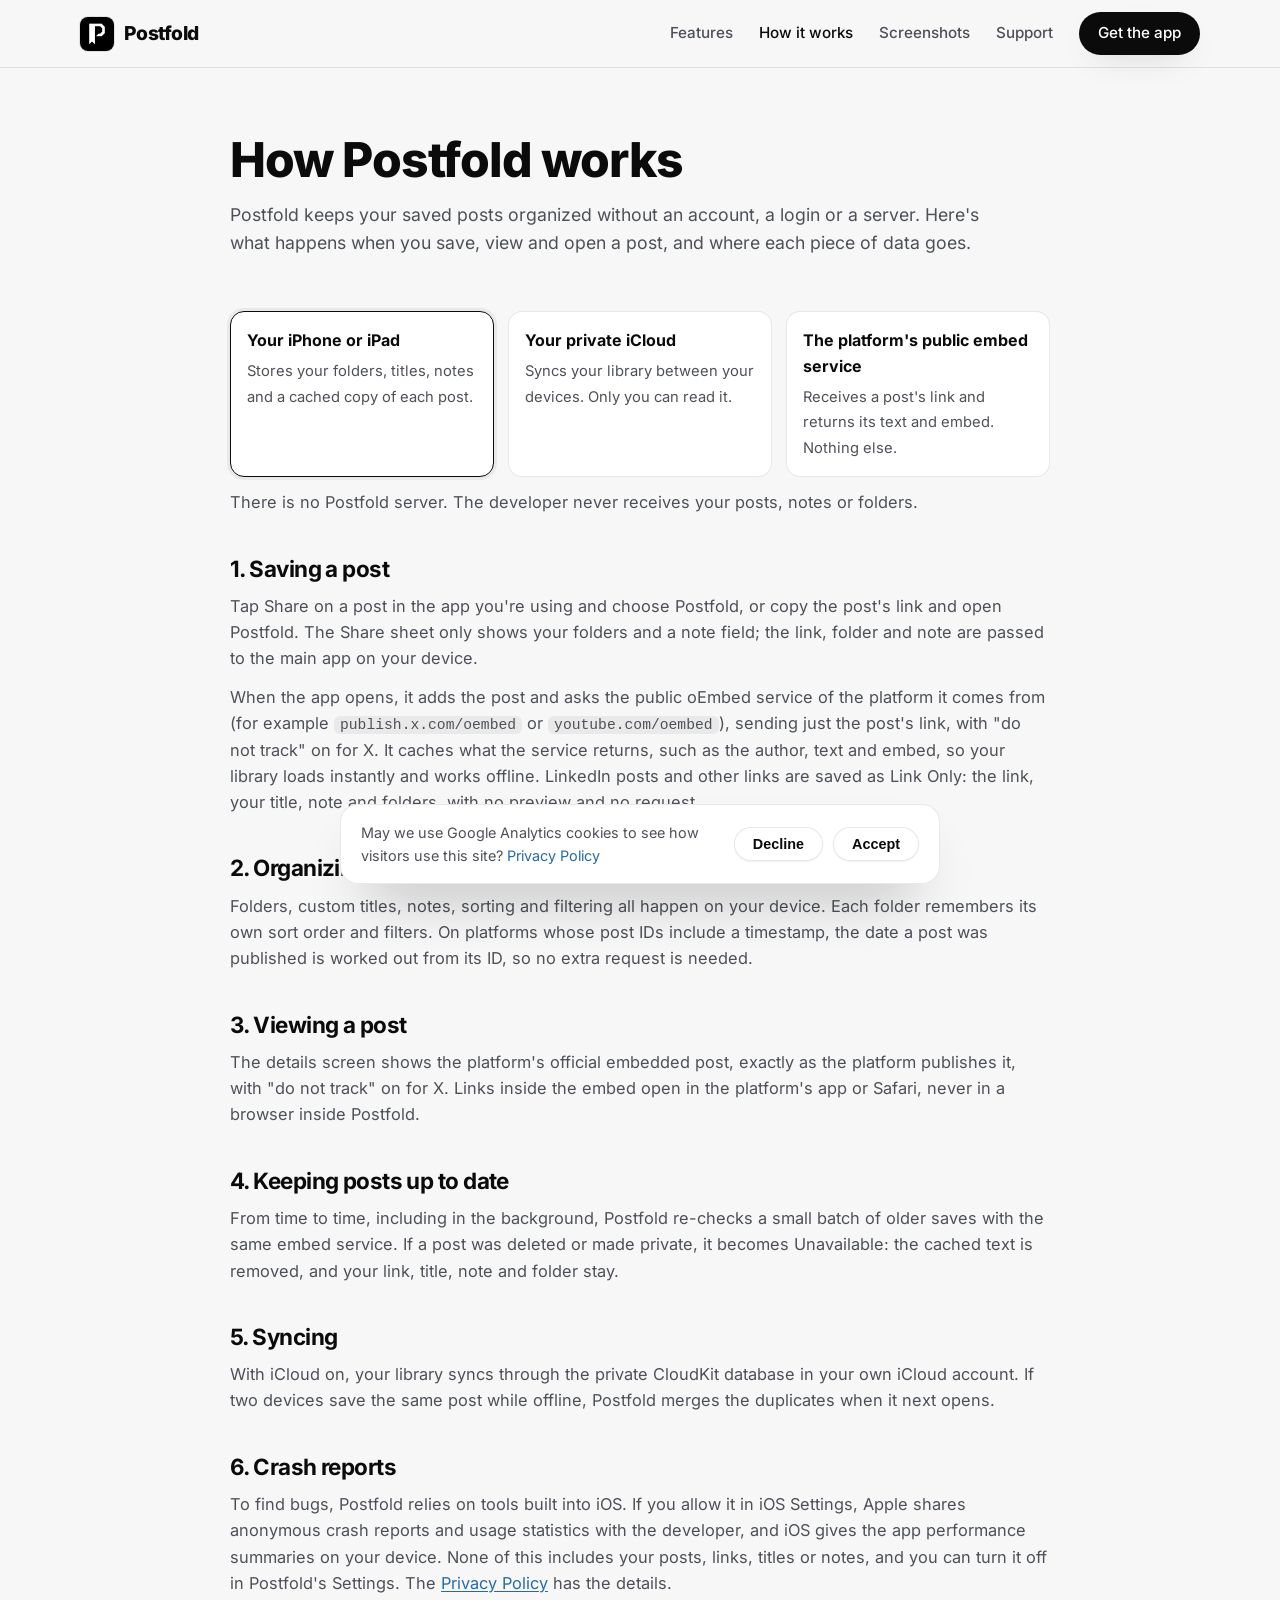
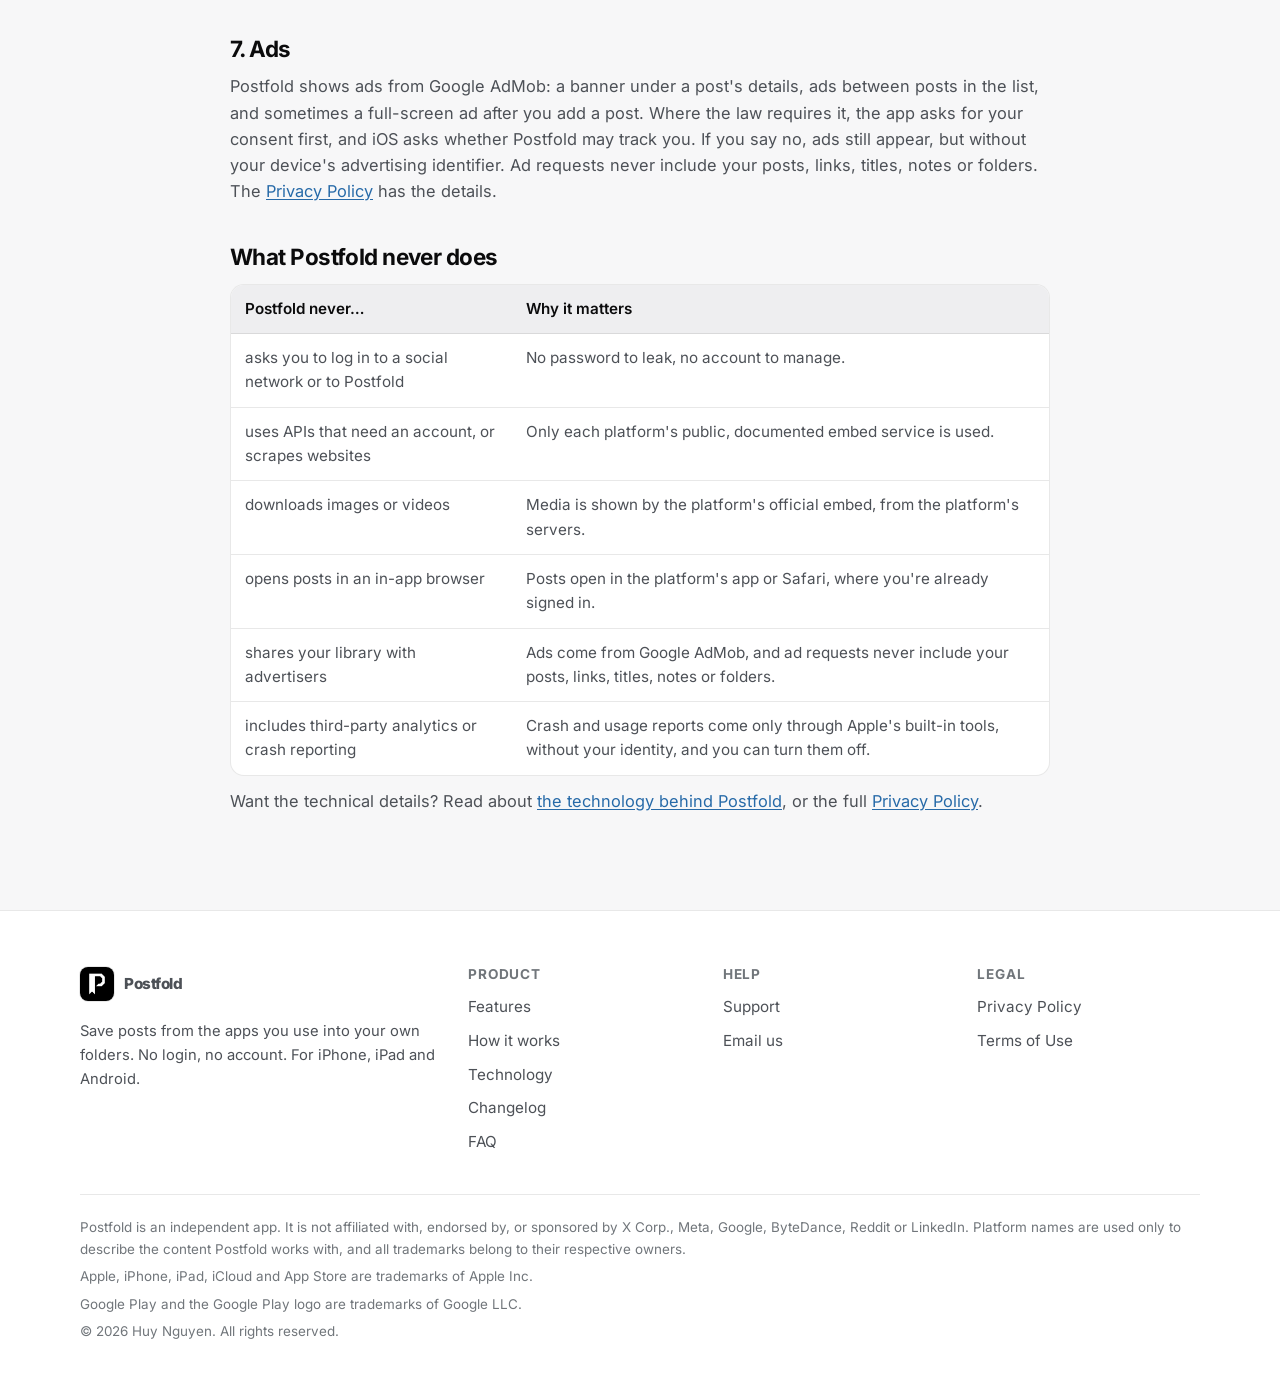
<file: how-it-works/index.html>
<!DOCTYPE html>
<html lang="en">
<head>
  <meta charset="utf-8">
  <meta name="viewport" content="width=device-width, initial-scale=1">
  <title>How it works | Postfold</title>
  <meta name="description" content="How Postfold saves posts without a login: what happens when you save, view and open a post, and where your data goes.">
  <link rel="canonical" href="https://postfold.space/how-it-works/">
  <link rel="alternate" type="text/markdown" title="Markdown version" href="https://postfold.space/how-it-works/index.md">
  <link rel="alternate" type="text/plain" title="LLM context" href="https://postfold.space/llms.txt">
  <meta name="theme-color" content="#f7f7f8" media="(prefers-color-scheme: light)">
  <meta name="theme-color" content="#000000" media="(prefers-color-scheme: dark)">
  <link rel="icon" href="../favicon.ico" sizes="any">
  <link rel="icon" type="image/png" sizes="192x192" href="../assets/images/favicon-192.png">
  <link rel="apple-touch-icon" href="../assets/images/apple-touch-icon.png">
  <meta property="og:type" content="website">
  <meta property="og:site_name" content="Postfold">
  <meta property="og:title" content="How it works | Postfold">
  <meta property="og:description" content="How Postfold saves posts without a login: what happens when you save, view and open a post, and where your data goes.">
  <meta property="og:url" content="https://postfold.space/how-it-works/">
  <meta property="og:image" content="https://postfold.space/assets/images/og-image.jpg">
  <meta property="og:image:width" content="1200">
  <meta property="og:image:height" content="630">
  <meta property="og:image:alt" content="Postfold app icon and the All Posts screen on iPhone">
  <meta name="twitter:card" content="summary_large_image">
  <link rel="preload" href="../assets/fonts/inter-latin.woff2" as="font" type="font/woff2" crossorigin>
  <link rel="stylesheet" href="../assets/css/style.css?v=20261124">
</head>
<body>
  <a class="skip" href="#main">Skip to content</a>
  <header class="site-header">
    <div class="container nav">
      <a class="brand" href="../" aria-label="Postfold home">
        <picture>
          <source srcset="../assets/images/app-icon-dark.webp" media="(prefers-color-scheme: dark)" type="image/webp">
          <source srcset="../assets/images/app-icon-light.webp" type="image/webp">
          <img src="../assets/images/app-icon-light.png" alt="" width="34" height="34">
        </picture>
        <span>Postfold</span>
      </a>
      <button class="burger" type="button" aria-label="Menu" aria-expanded="false" aria-controls="menu"><i></i><i></i><i></i></button>
      <nav class="menu" id="menu" aria-label="Main">
        <a href="../#features">Features</a>
        <a href="../how-it-works/" aria-current="page">How it works</a>
        <a href="../#screenshots">Screenshots</a>
        <a href="../support/">Support</a>
        <a class="btn btn-primary btn-sm" href="../#download">Get the app</a>
      </nav>
    </div>
  </header>

  <main id="main">

    <div class="page-hero">
      <div class="container">
        <h1>How Postfold works</h1>
        <p>Postfold keeps your saved posts organized without an account, a login or a server. Here's what happens when you save, view and open a post, and where each piece of data goes.</p>
      </div>
    </div>
    <div class="container prose">
      <div class="flow" aria-label="Data flow">
        <div class="flow-node is-you">
          <strong>Your iPhone or iPad</strong>
          <span>Stores your folders, titles, notes and a cached copy of each post.</span>
        </div>
        <div class="flow-node">
          <strong>Your private iCloud</strong>
          <span>Syncs your library between your devices. Only you can read it.</span>
        </div>
        <div class="flow-node">
          <strong>The platform's public embed service</strong>
          <span>Receives a post's link and returns its text and embed. Nothing else.</span>
        </div>
      </div>
      <p class="meta">There is no Postfold server. The developer never receives your posts, notes or folders.</p>

      <h2>1. Saving a post</h2>
      <p>Tap Share on a post in the app you're using and choose Postfold, or copy the post's link and open Postfold. The Share sheet only shows your folders and a note field; the link, folder and note are passed to the main app on your device.</p>
      <p>When the app opens, it adds the post and asks the public oEmbed service of the platform it comes from (for example <code>publish.x.com/oembed</code> or <code>youtube.com/oembed</code>), sending just the post's link, with "do not track" on for X. It caches what the service returns, such as the author, text and embed, so your library loads instantly and works offline. LinkedIn posts and other links are saved as Link Only: the link, your title, note and folders, with no preview and no request.</p>

      <h2>2. Organizing</h2>
      <p>Folders, custom titles, notes, sorting and filtering all happen on your device. Each folder remembers its own sort order and filters. On platforms whose post IDs include a timestamp, the date a post was published is worked out from its ID, so no extra request is needed.</p>

      <h2>3. Viewing a post</h2>
      <p>The details screen shows the platform's official embedded post, exactly as the platform publishes it, with "do not track" on for X. Links inside the embed open in the platform's app or Safari, never in a browser inside Postfold.</p>

      <h2>4. Keeping posts up to date</h2>
      <p>From time to time, including in the background, Postfold re-checks a small batch of older saves with the same embed service. If a post was deleted or made private, it becomes Unavailable: the cached text is removed, and your link, title, note and folder stay.</p>

      <h2>5. Syncing</h2>
      <p>With iCloud on, your library syncs through the private CloudKit database in your own iCloud account. If two devices save the same post while offline, Postfold merges the duplicates when it next opens.</p>

      <h2>6. Crash reports</h2>
      <p>To find bugs, Postfold relies on tools built into iOS. If you allow it in iOS Settings, Apple shares anonymous crash reports and usage statistics with the developer, and iOS gives the app performance summaries on your device. None of this includes your posts, links, titles or notes, and you can turn it off in Postfold's Settings. The <a href="../privacy/">Privacy Policy</a> has the details.</p>

      <h2>7. Ads</h2>
      <p>Postfold shows ads from Google AdMob: a banner under a post's details, ads between posts in the list, and sometimes a full-screen ad after you add a post. Where the law requires it, the app asks for your consent first, and iOS asks whether Postfold may track you. If you say no, ads still appear, but without your device's advertising identifier. Ad requests never include your posts, links, titles, notes or folders. The <a href="../privacy/">Privacy Policy</a> has the details.</p>

      <h2>What Postfold never does</h2>
      <div class="table-wrap">
        <table>
          <thead>
            <tr><th scope="col">Postfold never…</th><th scope="col">Why it matters</th></tr>
          </thead>
          <tbody>
            <tr><td>asks you to log in to a social network or to Postfold</td><td>No password to leak, no account to manage.</td></tr>
            <tr><td>uses APIs that need an account, or scrapes websites</td><td>Only each platform's public, documented embed service is used.</td></tr>
            <tr><td>downloads images or videos</td><td>Media is shown by the platform's official embed, from the platform's servers.</td></tr>
            <tr><td>opens posts in an in-app browser</td><td>Posts open in the platform's app or Safari, where you're already signed in.</td></tr>
            <tr><td>shares your library with advertisers</td><td>Ads come from Google AdMob, and ad requests never include your posts, links, titles, notes or folders.</td></tr>
            <tr><td>includes third-party analytics or crash reporting</td><td>Crash and usage reports come only through Apple's built-in tools, without your identity, and you can turn them off.</td></tr>
          </tbody>
        </table>
      </div>
      <p>Want the technical details? Read about <a href="../technology/">the technology behind Postfold</a>, or the full <a href="../privacy/">Privacy Policy</a>.</p>
    </div>
  </main>

  <footer class="site-footer">
    <div class="container">
      <div class="footer-grid">
        <div class="footer-about">
          <a class="brand" href="../">
            <picture>
              <source srcset="../assets/images/app-icon-dark.webp" media="(prefers-color-scheme: dark)" type="image/webp">
              <source srcset="../assets/images/app-icon-light.webp" type="image/webp">
              <img src="../assets/images/app-icon-light.png" alt="" width="34" height="34" loading="lazy">
            </picture>
            <span>Postfold</span>
          </a>
          <p>Save posts from the apps you use into your own folders. No login, no account. For iPhone, iPad and Android.</p>
        </div>
        <div>
          <h4>Product</h4>
          <ul>
            <li><a href="../#features">Features</a></li>
            <li><a href="../how-it-works/">How it works</a></li>
            <li><a href="../technology/">Technology</a></li>
            <li><a href="../changelog/">Changelog</a></li>
            <li><a href="../#faq">FAQ</a></li>
          </ul>
        </div>
        <div>
          <h4>Help</h4>
          <ul>
            <li><a href="../support/">Support</a></li>
            <li><a href="mailto:huynguyennovem@gmail.com">Email us</a></li>
          </ul>
        </div>
        <div>
          <h4>Legal</h4>
          <ul>
            <li><a href="../privacy/">Privacy Policy</a></li>
            <li><a href="../terms/">Terms of Use</a></li>
          </ul>
        </div>
      </div>
      <div class="footer-legal">
        <p>Postfold is an independent app. It is not affiliated with, endorsed by, or sponsored by X Corp., Meta, Google, ByteDance, Reddit or LinkedIn. Platform names are used only to describe the content Postfold works with, and all trademarks belong to their respective owners.</p>
        <p>Apple, iPhone, iPad, iCloud and App Store are trademarks of Apple Inc.</p>
        <p>Google Play and the Google Play logo are trademarks of Google LLC.</p>
        <p>&copy; <span data-year>2026</span> Huy Nguyen. All rights reserved.</p>
      </div>
    </div>
  </footer>

  <script src="../assets/js/main.js?v=20261124" defer></script>
</body>
</html>
</file>
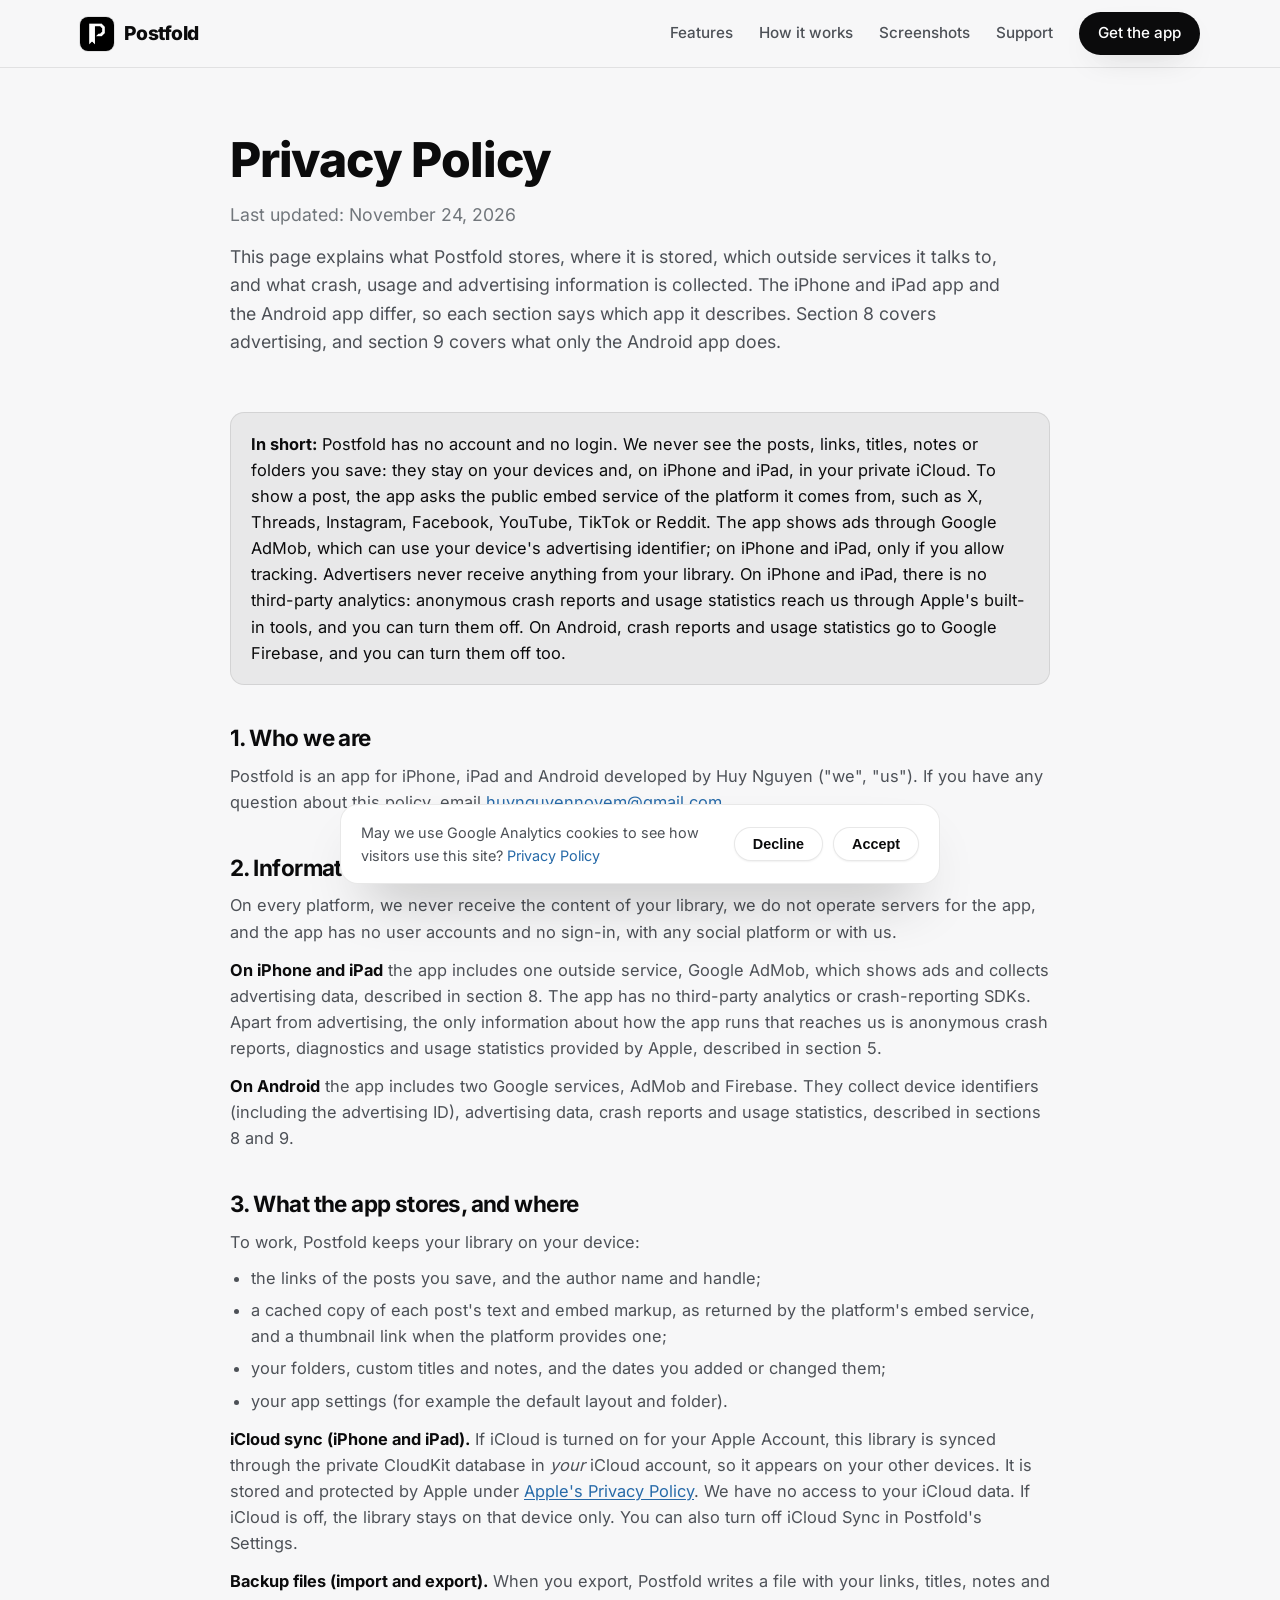
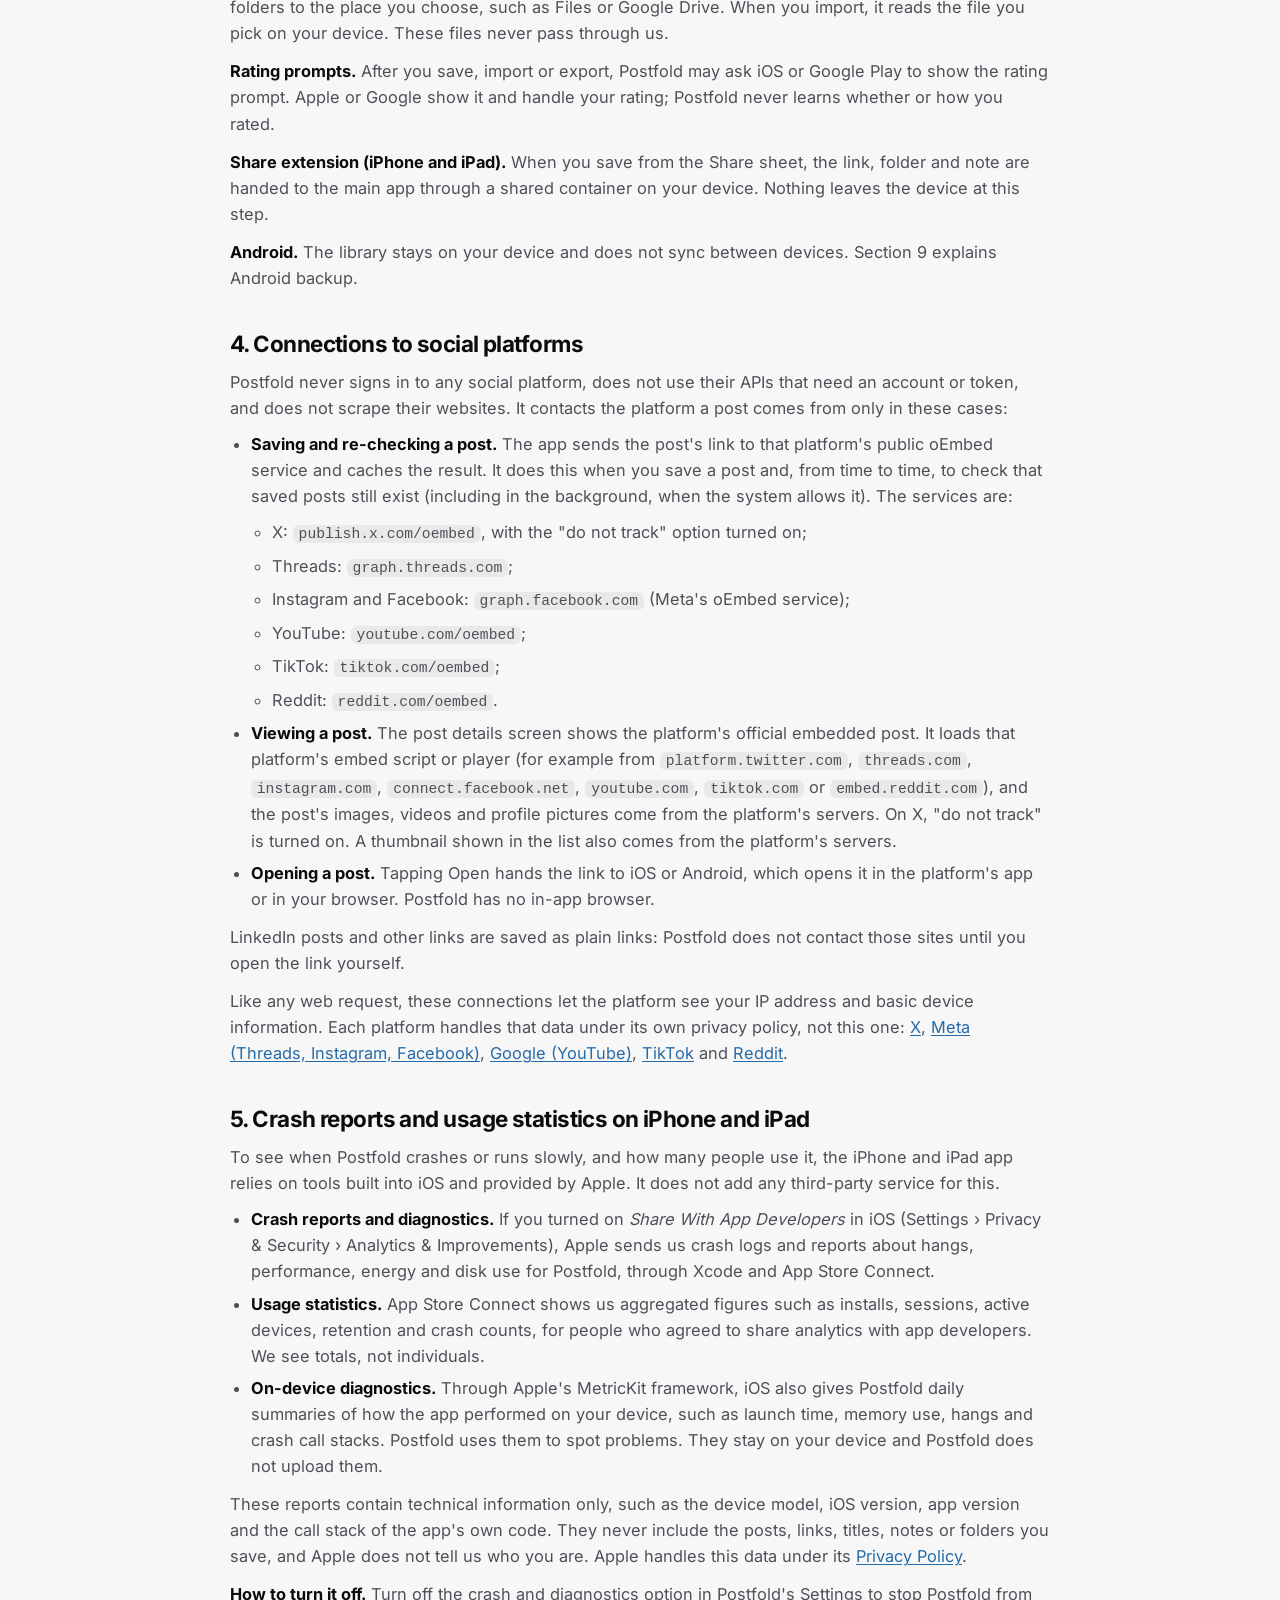
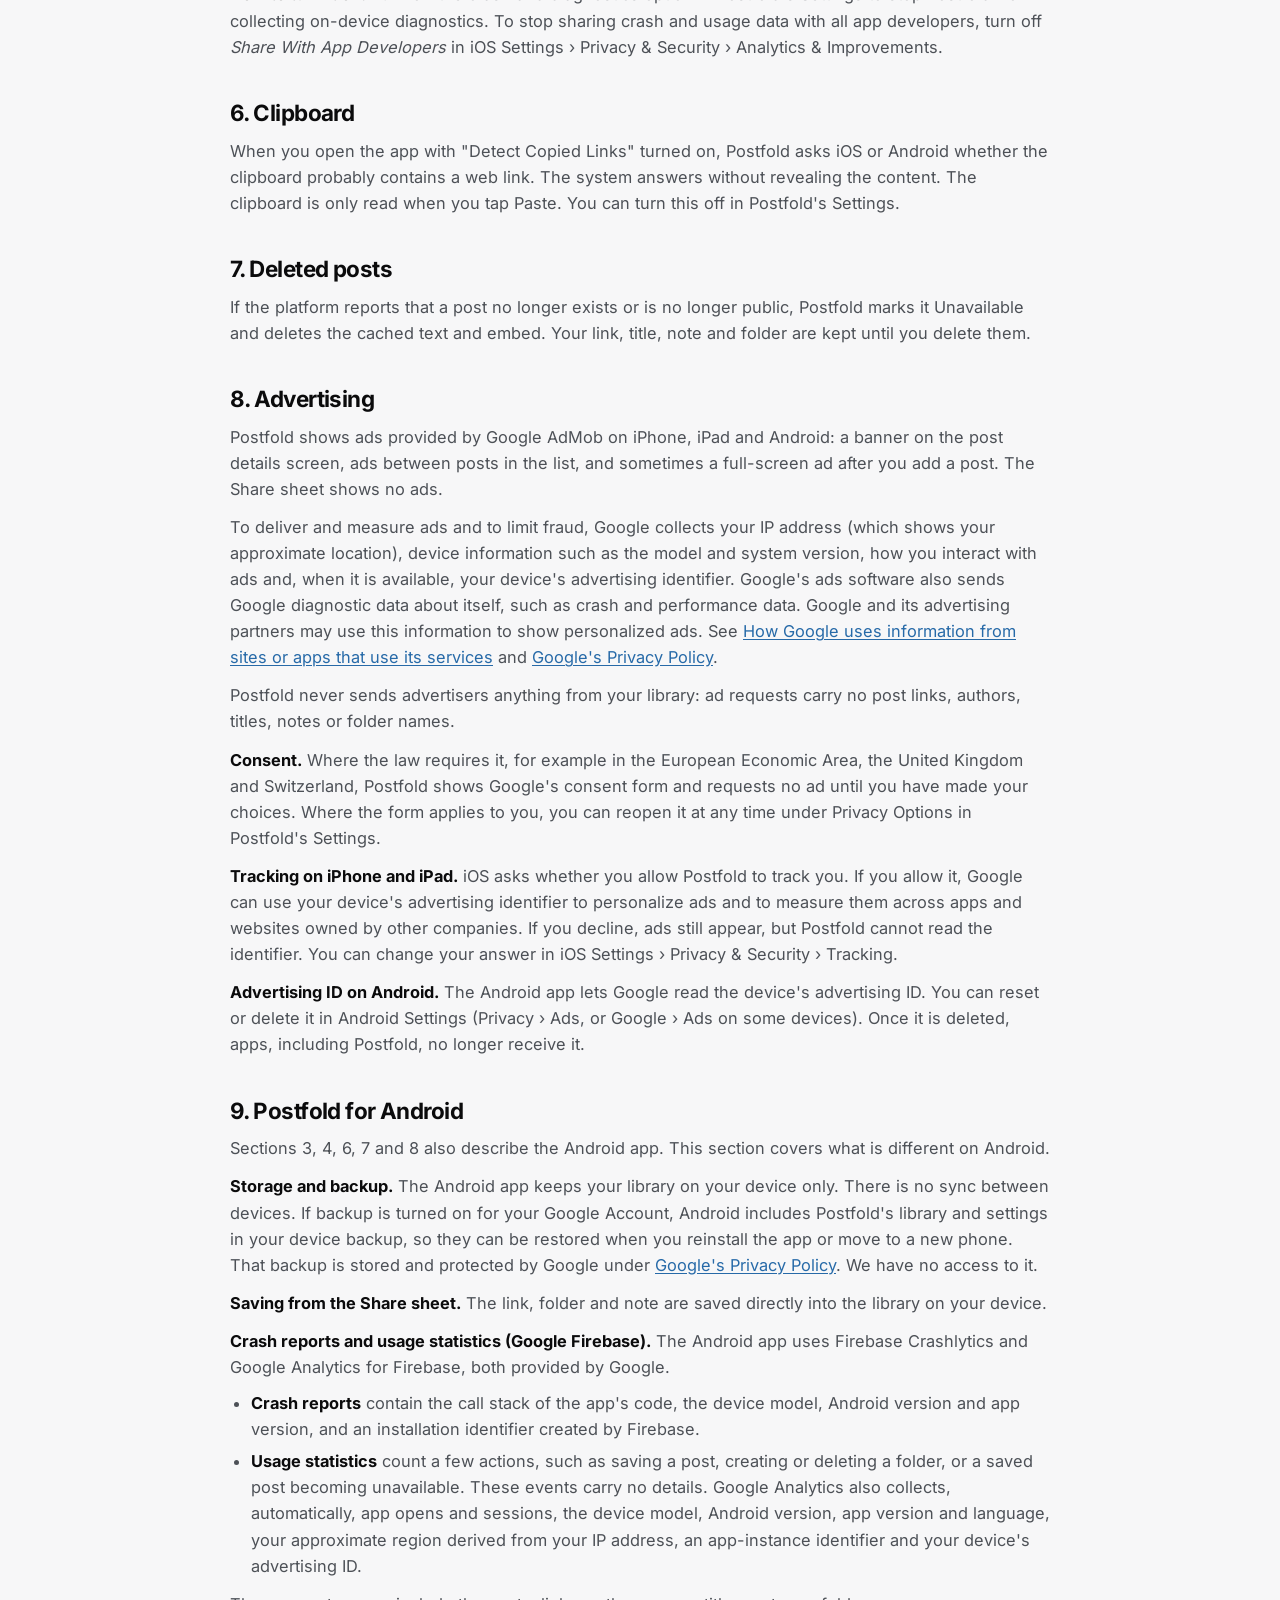
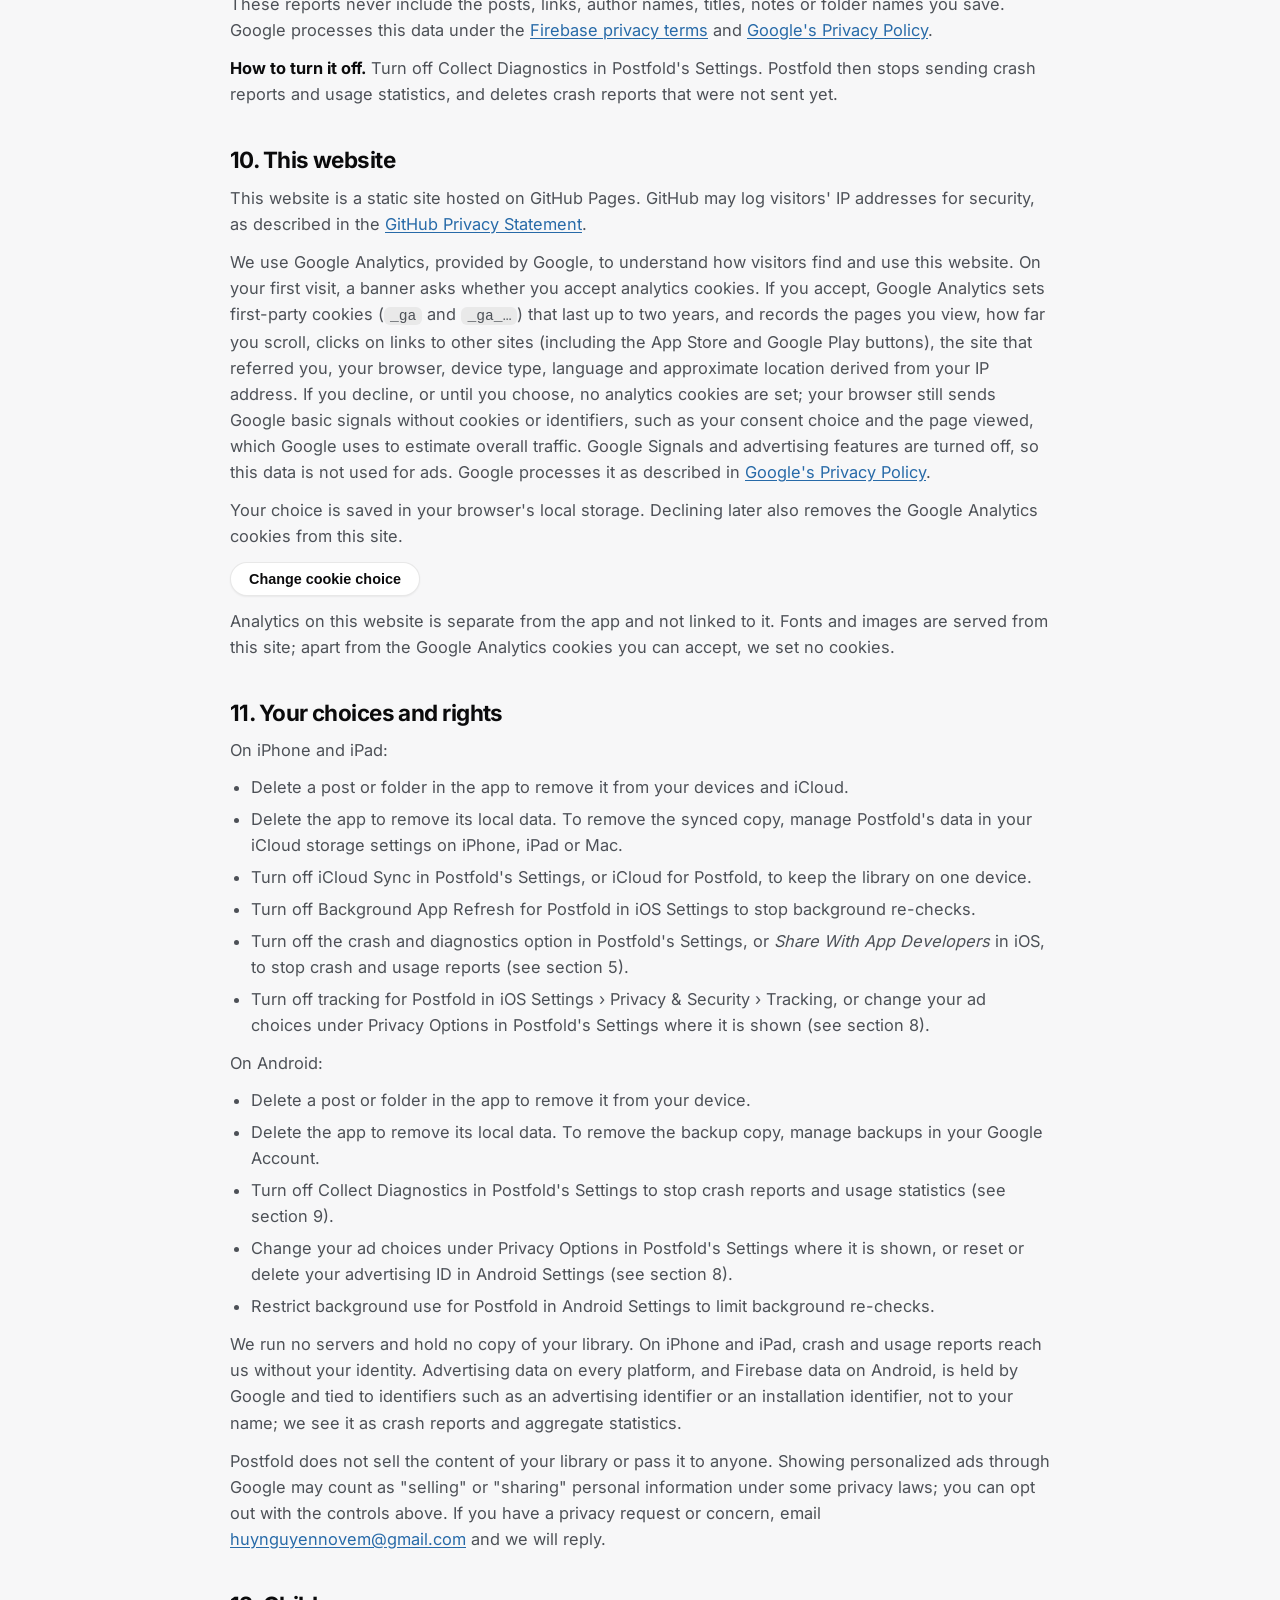
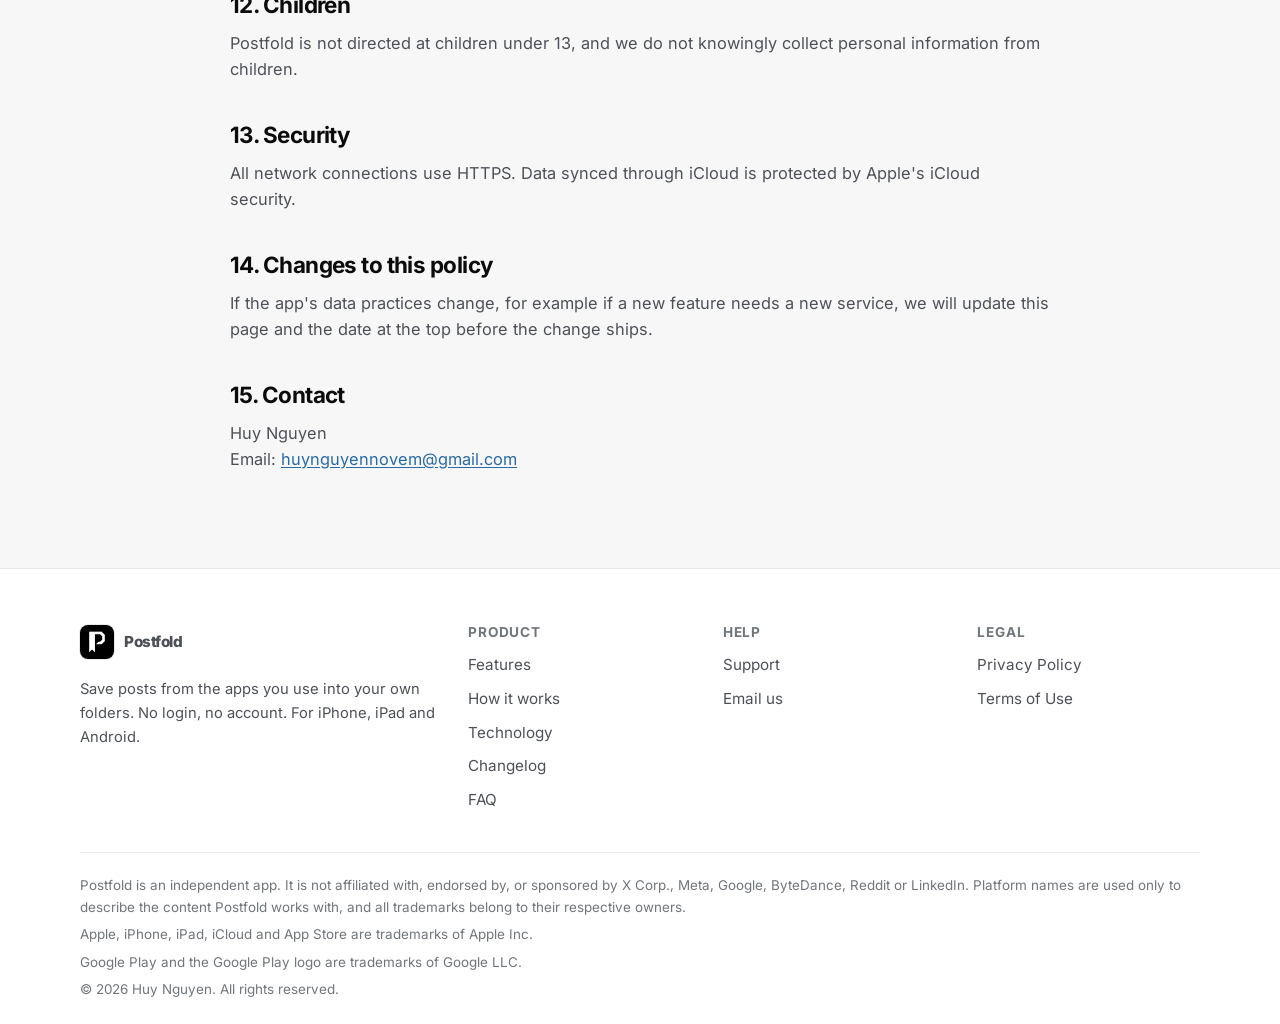
<file: privacy/index.html>
<!DOCTYPE html>
<html lang="en">
<head>
  <meta charset="utf-8">
  <meta name="viewport" content="width=device-width, initial-scale=1">
  <title>Privacy Policy | Postfold</title>
  <meta name="description" content="What Postfold stores on your device, when it contacts social platforms, and what crash, usage and advertising data the iPhone, iPad and Android apps share with Apple and Google.">
  <link rel="canonical" href="https://postfold.space/privacy/">
  <link rel="alternate" type="text/markdown" title="Markdown version" href="https://postfold.space/privacy/index.md">
  <link rel="alternate" type="text/plain" title="LLM context" href="https://postfold.space/llms.txt">
  <meta name="theme-color" content="#f7f7f8" media="(prefers-color-scheme: light)">
  <meta name="theme-color" content="#000000" media="(prefers-color-scheme: dark)">
  <link rel="icon" href="../favicon.ico" sizes="any">
  <link rel="icon" type="image/png" sizes="192x192" href="../assets/images/favicon-192.png">
  <link rel="apple-touch-icon" href="../assets/images/apple-touch-icon.png">
  <meta property="og:type" content="website">
  <meta property="og:site_name" content="Postfold">
  <meta property="og:title" content="Privacy Policy | Postfold">
  <meta property="og:description" content="What Postfold stores on your device, when it contacts social platforms, and what crash, usage and advertising data the iPhone, iPad and Android apps share with Apple and Google.">
  <meta property="og:url" content="https://postfold.space/privacy/">
  <meta property="og:image" content="https://postfold.space/assets/images/og-image.jpg">
  <meta property="og:image:width" content="1200">
  <meta property="og:image:height" content="630">
  <meta property="og:image:alt" content="Postfold app icon and the All Posts screen on iPhone">
  <meta name="twitter:card" content="summary_large_image">
  <link rel="preload" href="../assets/fonts/inter-latin.woff2" as="font" type="font/woff2" crossorigin>
  <link rel="stylesheet" href="../assets/css/style.css?v=20261124">
</head>
<body>
  <a class="skip" href="#main">Skip to content</a>
  <header class="site-header">
    <div class="container nav">
      <a class="brand" href="../" aria-label="Postfold home">
        <picture>
          <source srcset="../assets/images/app-icon-dark.webp" media="(prefers-color-scheme: dark)" type="image/webp">
          <source srcset="../assets/images/app-icon-light.webp" type="image/webp">
          <img src="../assets/images/app-icon-light.png" alt="" width="34" height="34">
        </picture>
        <span>Postfold</span>
      </a>
      <button class="burger" type="button" aria-label="Menu" aria-expanded="false" aria-controls="menu"><i></i><i></i><i></i></button>
      <nav class="menu" id="menu" aria-label="Main">
        <a href="../#features">Features</a>
        <a href="../how-it-works/">How it works</a>
        <a href="../#screenshots">Screenshots</a>
        <a href="../support/">Support</a>
        <a class="btn btn-primary btn-sm" href="../#download">Get the app</a>
      </nav>
    </div>
  </header>

  <main id="main">

    <div class="page-hero">
      <div class="container">
        <h1>Privacy Policy</h1>
          <p class="meta">Last updated: November 24, 2026</p>
        <p>This page explains what Postfold stores, where it is stored, which outside services it talks to, and what crash, usage and advertising information is collected. The iPhone and iPad app and the Android app differ, so each section says which app it describes. Section 8 covers advertising, and section 9 covers what only the Android app does.</p>
      </div>
    </div>
    <div class="container prose">
      <div class="callout">
        <p><strong>In short:</strong> Postfold has no account and no login. We never see the posts, links, titles, notes or folders you save: they stay on your devices and, on iPhone and iPad, in your private iCloud. To show a post, the app asks the public embed service of the platform it comes from, such as X, Threads, Instagram, Facebook, YouTube, TikTok or Reddit. The app shows ads through Google AdMob, which can use your device's advertising identifier; on iPhone and iPad, only if you allow tracking. Advertisers never receive anything from your library. On iPhone and iPad, there is no third-party analytics: anonymous crash reports and usage statistics reach us through Apple's built-in tools, and you can turn them off. On Android, crash reports and usage statistics go to Google Firebase, and you can turn them off too.</p>
      </div>

      <h2>1. Who we are</h2>
      <p>Postfold is an app for iPhone, iPad and Android developed by Huy Nguyen ("we", "us"). If you have any question about this policy, email <a href="mailto:huynguyennovem@gmail.com">huynguyennovem@gmail.com</a>.</p>

      <h2>2. Information we collect</h2>
      <p>On every platform, we never receive the content of your library, we do not operate servers for the app, and the app has no user accounts and no sign-in, with any social platform or with us.</p>
      <p><strong>On iPhone and iPad</strong> the app includes one outside service, Google AdMob, which shows ads and collects advertising data, described in section 8. The app has no third-party analytics or crash-reporting SDKs. Apart from advertising, the only information about how the app runs that reaches us is anonymous crash reports, diagnostics and usage statistics provided by Apple, described in section 5.</p>
      <p><strong>On Android</strong> the app includes two Google services, AdMob and Firebase. They collect device identifiers (including the advertising ID), advertising data, crash reports and usage statistics, described in sections 8 and 9.</p>

      <h2>3. What the app stores, and where</h2>
      <p>To work, Postfold keeps your library on your device:</p>
      <ul>
        <li>the links of the posts you save, and the author name and handle;</li>
        <li>a cached copy of each post's text and embed markup, as returned by the platform's embed service, and a thumbnail link when the platform provides one;</li>
        <li>your folders, custom titles and notes, and the dates you added or changed them;</li>
        <li>your app settings (for example the default layout and folder).</li>
      </ul>
      <p><strong>iCloud sync (iPhone and iPad).</strong> If iCloud is turned on for your Apple Account, this library is synced through the private CloudKit database in <em>your</em> iCloud account, so it appears on your other devices. It is stored and protected by Apple under <a href="https://www.apple.com/legal/privacy/" rel="noopener">Apple's Privacy Policy</a>. We have no access to your iCloud data. If iCloud is off, the library stays on that device only. You can also turn off iCloud Sync in Postfold's Settings.</p>
      <p><strong>Backup files (import and export).</strong> When you export, Postfold writes a file with your links, titles, notes and folders to the place you choose, such as Files or Google Drive. When you import, it reads the file you pick on your device. These files never pass through us.</p>
      <p><strong>Rating prompts.</strong> After you save, import or export, Postfold may ask iOS or Google Play to show the rating prompt. Apple or Google show it and handle your rating; Postfold never learns whether or how you rated.</p>
      <p><strong>Share extension (iPhone and iPad).</strong> When you save from the Share sheet, the link, folder and note are handed to the main app through a shared container on your device. Nothing leaves the device at this step.</p>
      <p><strong>Android.</strong> The library stays on your device and does not sync between devices. Section 9 explains Android backup.</p>

      <h2>4. Connections to social platforms</h2>
      <p>Postfold never signs in to any social platform, does not use their APIs that need an account or token, and does not scrape their websites. It contacts the platform a post comes from only in these cases:</p>
      <ul>
        <li><strong>Saving and re-checking a post.</strong> The app sends the post's link to that platform's public oEmbed service and caches the result. It does this when you save a post and, from time to time, to check that saved posts still exist (including in the background, when the system allows it). The services are:
          <ul>
            <li>X: <code>publish.x.com/oembed</code>, with the "do not track" option turned on;</li>
            <li>Threads: <code>graph.threads.com</code>;</li>
            <li>Instagram and Facebook: <code>graph.facebook.com</code> (Meta's oEmbed service);</li>
            <li>YouTube: <code>youtube.com/oembed</code>;</li>
            <li>TikTok: <code>tiktok.com/oembed</code>;</li>
            <li>Reddit: <code>reddit.com/oembed</code>.</li>
          </ul>
        </li>
        <li><strong>Viewing a post.</strong> The post details screen shows the platform's official embedded post. It loads that platform's embed script or player (for example from <code>platform.twitter.com</code>, <code>threads.com</code>, <code>instagram.com</code>, <code>connect.facebook.net</code>, <code>youtube.com</code>, <code>tiktok.com</code> or <code>embed.reddit.com</code>), and the post's images, videos and profile pictures come from the platform's servers. On X, "do not track" is turned on. A thumbnail shown in the list also comes from the platform's servers.</li>
        <li><strong>Opening a post.</strong> Tapping Open hands the link to iOS or Android, which opens it in the platform's app or in your browser. Postfold has no in-app browser.</li>
      </ul>
      <p>LinkedIn posts and other links are saved as plain links: Postfold does not contact those sites until you open the link yourself.</p>
      <p>Like any web request, these connections let the platform see your IP address and basic device information. Each platform handles that data under its own privacy policy, not this one: <a href="https://x.com/en/privacy" rel="noopener">X</a>, <a href="https://www.facebook.com/privacy/policy/" rel="noopener">Meta (Threads, Instagram, Facebook)</a>, <a href="https://policies.google.com/privacy" rel="noopener">Google (YouTube)</a>, <a href="https://www.tiktok.com/legal/privacy-policy" rel="noopener">TikTok</a> and <a href="https://www.reddit.com/policies/privacy-policy" rel="noopener">Reddit</a>.</p>

      <h2>5. Crash reports and usage statistics on iPhone and iPad</h2>
      <p>To see when Postfold crashes or runs slowly, and how many people use it, the iPhone and iPad app relies on tools built into iOS and provided by Apple. It does not add any third-party service for this.</p>
      <ul>
        <li><strong>Crash reports and diagnostics.</strong> If you turned on <em>Share With App Developers</em> in iOS (Settings › Privacy &amp; Security › Analytics &amp; Improvements), Apple sends us crash logs and reports about hangs, performance, energy and disk use for Postfold, through Xcode and App Store Connect.</li>
        <li><strong>Usage statistics.</strong> App Store Connect shows us aggregated figures such as installs, sessions, active devices, retention and crash counts, for people who agreed to share analytics with app developers. We see totals, not individuals.</li>
        <li><strong>On-device diagnostics.</strong> Through Apple's MetricKit framework, iOS also gives Postfold daily summaries of how the app performed on your device, such as launch time, memory use, hangs and crash call stacks. Postfold uses them to spot problems. They stay on your device and Postfold does not upload them.</li>
      </ul>
      <p>These reports contain technical information only, such as the device model, iOS version, app version and the call stack of the app's own code. They never include the posts, links, titles, notes or folders you save, and Apple does not tell us who you are. Apple handles this data under its <a href="https://www.apple.com/legal/privacy/" rel="noopener">Privacy Policy</a>.</p>
      <p><strong>How to turn it off.</strong> Turn off the crash and diagnostics option in Postfold's Settings to stop Postfold from collecting on-device diagnostics. To stop sharing crash and usage data with all app developers, turn off <em>Share With App Developers</em> in iOS Settings › Privacy &amp; Security › Analytics &amp; Improvements.</p>

      <h2>6. Clipboard</h2>
      <p>When you open the app with "Detect Copied Links" turned on, Postfold asks iOS or Android whether the clipboard probably contains a web link. The system answers without revealing the content. The clipboard is only read when you tap Paste. You can turn this off in Postfold's Settings.</p>

      <h2>7. Deleted posts</h2>
      <p>If the platform reports that a post no longer exists or is no longer public, Postfold marks it Unavailable and deletes the cached text and embed. Your link, title, note and folder are kept until you delete them.</p>

      <h2>8. Advertising</h2>
      <p>Postfold shows ads provided by Google AdMob on iPhone, iPad and Android: a banner on the post details screen, ads between posts in the list, and sometimes a full-screen ad after you add a post. The Share sheet shows no ads.</p>
      <p>To deliver and measure ads and to limit fraud, Google collects your IP address (which shows your approximate location), device information such as the model and system version, how you interact with ads and, when it is available, your device's advertising identifier. Google's ads software also sends Google diagnostic data about itself, such as crash and performance data. Google and its advertising partners may use this information to show personalized ads. See <a href="https://policies.google.com/technologies/partner-sites" rel="noopener">How Google uses information from sites or apps that use its services</a> and <a href="https://policies.google.com/privacy" rel="noopener">Google's Privacy Policy</a>.</p>
      <p>Postfold never sends advertisers anything from your library: ad requests carry no post links, authors, titles, notes or folder names.</p>
      <p><strong>Consent.</strong> Where the law requires it, for example in the European Economic Area, the United Kingdom and Switzerland, Postfold shows Google's consent form and requests no ad until you have made your choices. Where the form applies to you, you can reopen it at any time under Privacy Options in Postfold's Settings.</p>
      <p><strong>Tracking on iPhone and iPad.</strong> iOS asks whether you allow Postfold to track you. If you allow it, Google can use your device's advertising identifier to personalize ads and to measure them across apps and websites owned by other companies. If you decline, ads still appear, but Postfold cannot read the identifier. You can change your answer in iOS Settings › Privacy &amp; Security › Tracking.</p>
      <p><strong>Advertising ID on Android.</strong> The Android app lets Google read the device's advertising ID. You can reset or delete it in Android Settings (Privacy › Ads, or Google › Ads on some devices). Once it is deleted, apps, including Postfold, no longer receive it.</p>

      <h2>9. Postfold for Android</h2>
      <p>Sections 3, 4, 6, 7 and 8 also describe the Android app. This section covers what is different on Android.</p>
      <p><strong>Storage and backup.</strong> The Android app keeps your library on your device only. There is no sync between devices. If backup is turned on for your Google Account, Android includes Postfold's library and settings in your device backup, so they can be restored when you reinstall the app or move to a new phone. That backup is stored and protected by Google under <a href="https://policies.google.com/privacy" rel="noopener">Google's Privacy Policy</a>. We have no access to it.</p>
      <p><strong>Saving from the Share sheet.</strong> The link, folder and note are saved directly into the library on your device.</p>
      <p><strong>Crash reports and usage statistics (Google Firebase).</strong> The Android app uses Firebase Crashlytics and Google Analytics for Firebase, both provided by Google.</p>
      <ul>
        <li><strong>Crash reports</strong> contain the call stack of the app's code, the device model, Android version and app version, and an installation identifier created by Firebase.</li>
        <li><strong>Usage statistics</strong> count a few actions, such as saving a post, creating or deleting a folder, or a saved post becoming unavailable. These events carry no details. Google Analytics also collects, automatically, app opens and sessions, the device model, Android version, app version and language, your approximate region derived from your IP address, an app-instance identifier and your device's advertising ID.</li>
      </ul>
      <p>These reports never include the posts, links, author names, titles, notes or folder names you save. Google processes this data under the <a href="https://firebase.google.com/support/privacy" rel="noopener">Firebase privacy terms</a> and <a href="https://policies.google.com/privacy" rel="noopener">Google's Privacy Policy</a>.</p>
      <p><strong>How to turn it off.</strong> Turn off Collect Diagnostics in Postfold's Settings. Postfold then stops sending crash reports and usage statistics, and deletes crash reports that were not sent yet.</p>

      <h2 id="website">10. This website</h2>
      <p>This website is a static site hosted on GitHub Pages. GitHub may log visitors' IP addresses for security, as described in the <a href="https://docs.github.com/en/site-policy/privacy-policies/github-general-privacy-statement" rel="noopener">GitHub Privacy Statement</a>.</p>
      <p>We use Google Analytics, provided by Google, to understand how visitors find and use this website. On your first visit, a banner asks whether you accept analytics cookies. If you accept, Google Analytics sets first-party cookies (<code>_ga</code> and <code>_ga_…</code>) that last up to two years, and records the pages you view, how far you scroll, clicks on links to other sites (including the App Store and Google Play buttons), the site that referred you, your browser, device type, language and approximate location derived from your IP address. If you decline, or until you choose, no analytics cookies are set; your browser still sends Google basic signals without cookies or identifiers, such as your consent choice and the page viewed, which Google uses to estimate overall traffic. Google Signals and advertising features are turned off, so this data is not used for ads. Google processes it as described in <a href="https://policies.google.com/privacy" rel="noopener">Google's Privacy Policy</a>.</p>
      <p>Your choice is saved in your browser's local storage. Declining later also removes the Google Analytics cookies from this site.</p>
      <p data-consent-settings hidden><button type="button" class="btn btn-secondary btn-sm">Change cookie choice</button></p>
      <p>Analytics on this website is separate from the app and not linked to it. Fonts and images are served from this site; apart from the Google Analytics cookies you can accept, we set no cookies.</p>

      <h2>11. Your choices and rights</h2>
      <p>On iPhone and iPad:</p>
      <ul>
        <li>Delete a post or folder in the app to remove it from your devices and iCloud.</li>
        <li>Delete the app to remove its local data. To remove the synced copy, manage Postfold's data in your iCloud storage settings on iPhone, iPad or Mac.</li>
        <li>Turn off iCloud Sync in Postfold's Settings, or iCloud for Postfold, to keep the library on one device.</li>
        <li>Turn off Background App Refresh for Postfold in iOS Settings to stop background re-checks.</li>
        <li>Turn off the crash and diagnostics option in Postfold's Settings, or <em>Share With App Developers</em> in iOS, to stop crash and usage reports (see section 5).</li>
        <li>Turn off tracking for Postfold in iOS Settings › Privacy &amp; Security › Tracking, or change your ad choices under Privacy Options in Postfold's Settings where it is shown (see section 8).</li>
      </ul>
      <p>On Android:</p>
      <ul>
        <li>Delete a post or folder in the app to remove it from your device.</li>
        <li>Delete the app to remove its local data. To remove the backup copy, manage backups in your Google Account.</li>
        <li>Turn off Collect Diagnostics in Postfold's Settings to stop crash reports and usage statistics (see section 9).</li>
        <li>Change your ad choices under Privacy Options in Postfold's Settings where it is shown, or reset or delete your advertising ID in Android Settings (see section 8).</li>
        <li>Restrict background use for Postfold in Android Settings to limit background re-checks.</li>
      </ul>
      <p>We run no servers and hold no copy of your library. On iPhone and iPad, crash and usage reports reach us without your identity. Advertising data on every platform, and Firebase data on Android, is held by Google and tied to identifiers such as an advertising identifier or an installation identifier, not to your name; we see it as crash reports and aggregate statistics.</p>
      <p>Postfold does not sell the content of your library or pass it to anyone. Showing personalized ads through Google may count as "selling" or "sharing" personal information under some privacy laws; you can opt out with the controls above. If you have a privacy request or concern, email <a href="mailto:huynguyennovem@gmail.com">huynguyennovem@gmail.com</a> and we will reply.</p>

      <h2>12. Children</h2>
      <p>Postfold is not directed at children under 13, and we do not knowingly collect personal information from children.</p>

      <h2>13. Security</h2>
      <p>All network connections use HTTPS. Data synced through iCloud is protected by Apple's iCloud security.</p>

      <h2>14. Changes to this policy</h2>
      <p>If the app's data practices change, for example if a new feature needs a new service, we will update this page and the date at the top before the change ships.</p>

      <h2>15. Contact</h2>
      <p>Huy Nguyen<br>Email: <a href="mailto:huynguyennovem@gmail.com">huynguyennovem@gmail.com</a></p>
    </div>
  </main>

  <footer class="site-footer">
    <div class="container">
      <div class="footer-grid">
        <div class="footer-about">
          <a class="brand" href="../">
            <picture>
              <source srcset="../assets/images/app-icon-dark.webp" media="(prefers-color-scheme: dark)" type="image/webp">
              <source srcset="../assets/images/app-icon-light.webp" type="image/webp">
              <img src="../assets/images/app-icon-light.png" alt="" width="34" height="34" loading="lazy">
            </picture>
            <span>Postfold</span>
          </a>
          <p>Save posts from the apps you use into your own folders. No login, no account. For iPhone, iPad and Android.</p>
        </div>
        <div>
          <h4>Product</h4>
          <ul>
            <li><a href="../#features">Features</a></li>
            <li><a href="../how-it-works/">How it works</a></li>
            <li><a href="../technology/">Technology</a></li>
            <li><a href="../changelog/">Changelog</a></li>
            <li><a href="../#faq">FAQ</a></li>
          </ul>
        </div>
        <div>
          <h4>Help</h4>
          <ul>
            <li><a href="../support/">Support</a></li>
            <li><a href="mailto:huynguyennovem@gmail.com">Email us</a></li>
          </ul>
        </div>
        <div>
          <h4>Legal</h4>
          <ul>
            <li><a href="../privacy/">Privacy Policy</a></li>
            <li><a href="../terms/">Terms of Use</a></li>
          </ul>
        </div>
      </div>
      <div class="footer-legal">
        <p>Postfold is an independent app. It is not affiliated with, endorsed by, or sponsored by X Corp., Meta, Google, ByteDance, Reddit or LinkedIn. Platform names are used only to describe the content Postfold works with, and all trademarks belong to their respective owners.</p>
        <p>Apple, iPhone, iPad, iCloud and App Store are trademarks of Apple Inc.</p>
        <p>Google Play and the Google Play logo are trademarks of Google LLC.</p>
        <p>&copy; <span data-year>2026</span> Huy Nguyen. All rights reserved.</p>
      </div>
    </div>
  </footer>

  <script src="../assets/js/main.js?v=20261124" defer></script>
</body>
</html>
</file>
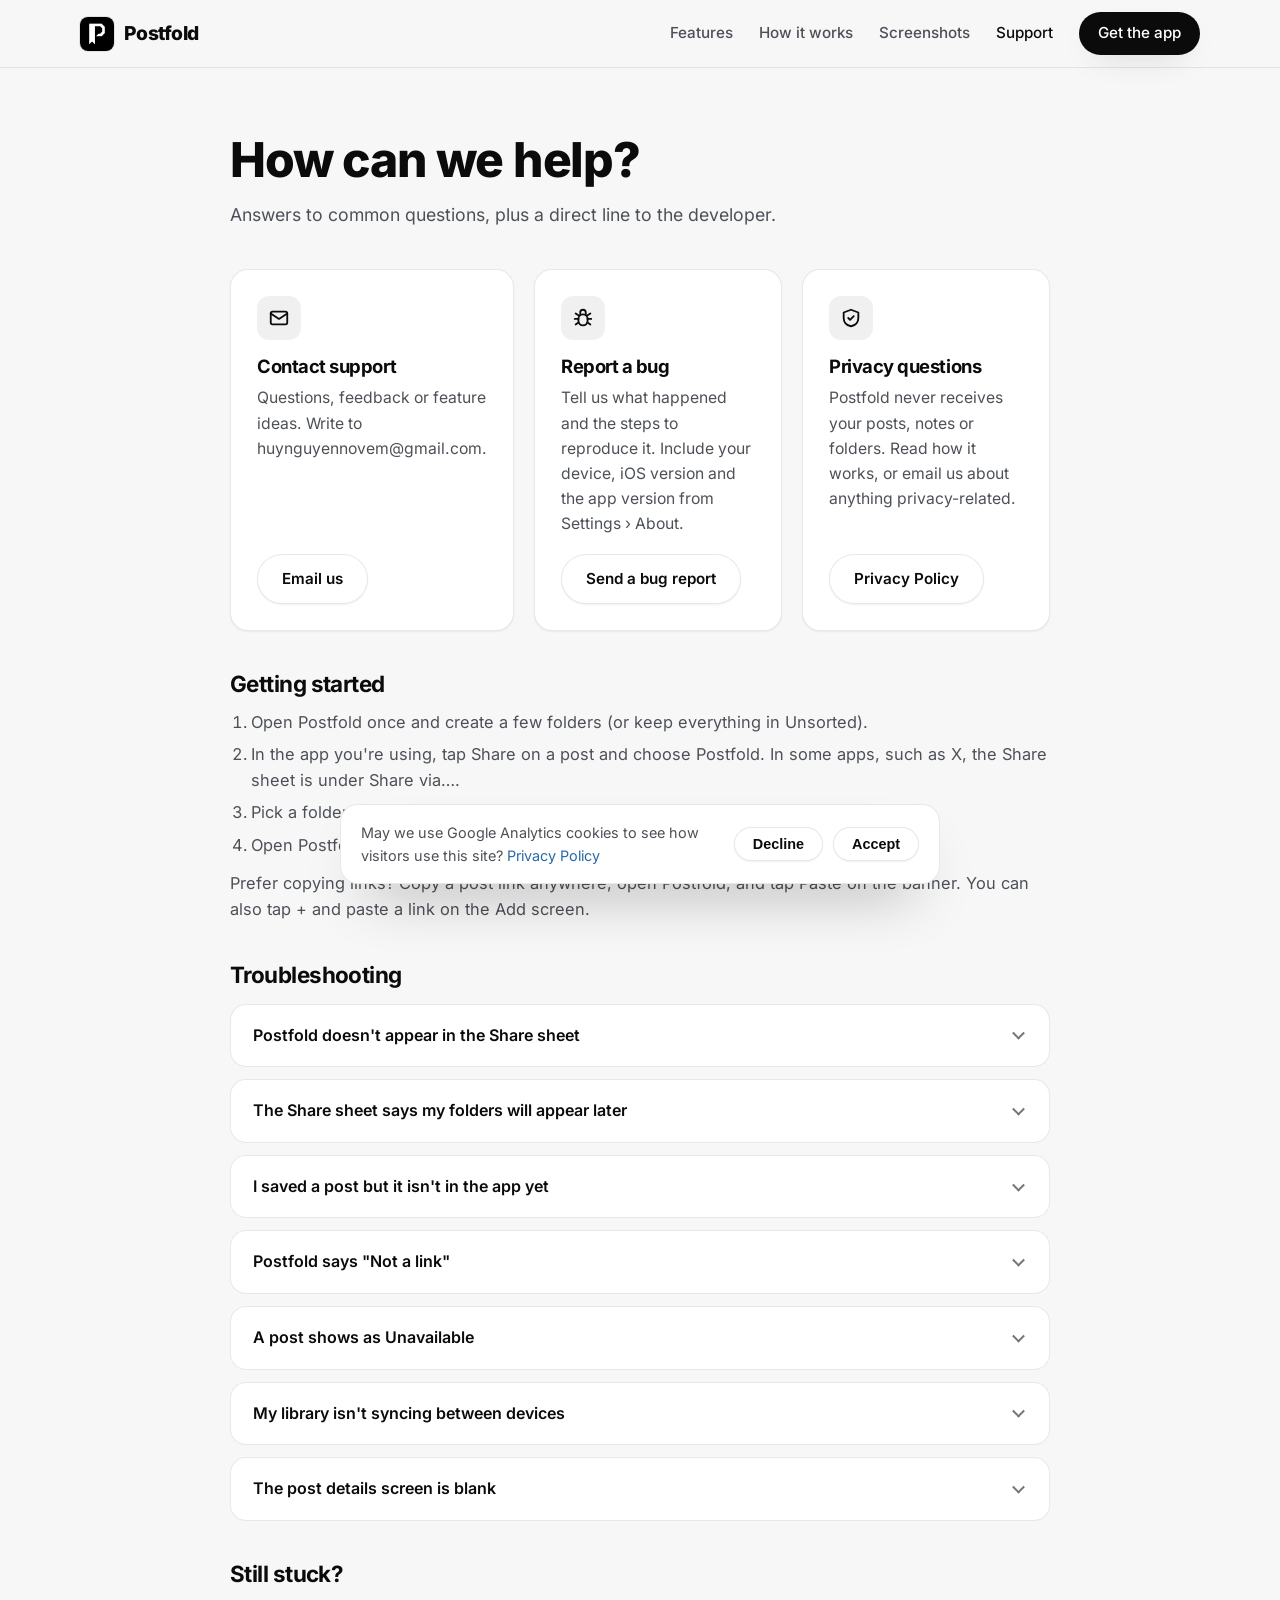
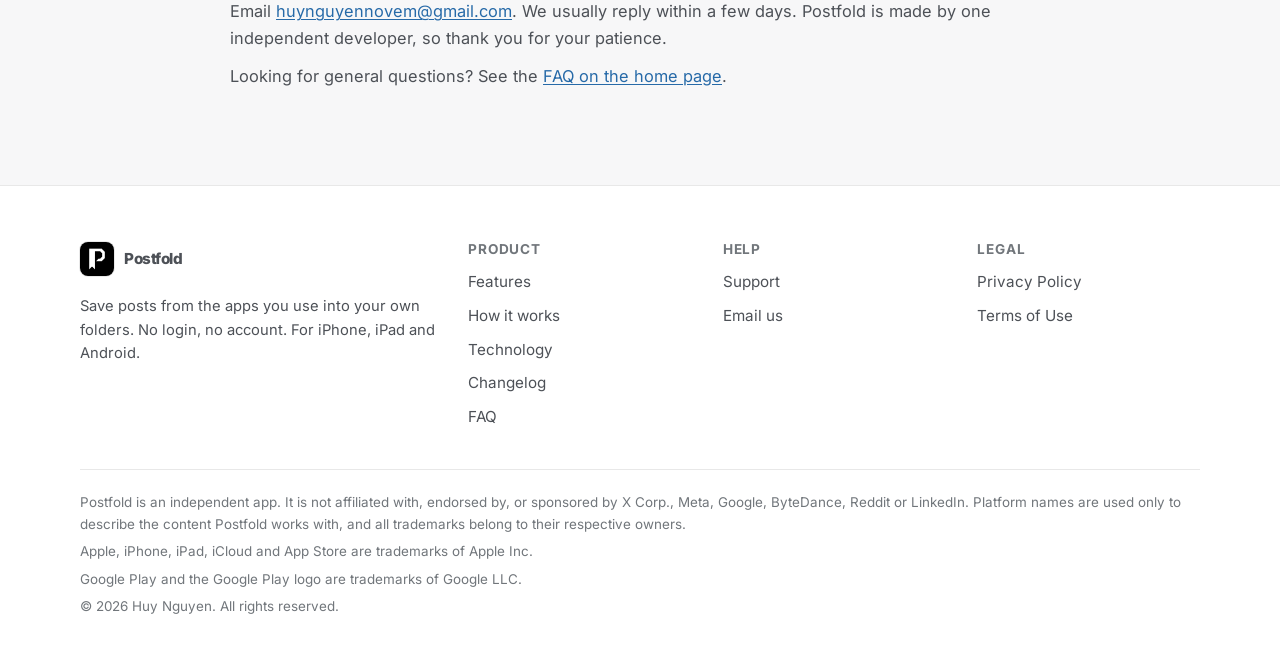
<file: support/index.html>
<!DOCTYPE html>
<html lang="en">
<head>
  <meta charset="utf-8">
  <meta name="viewport" content="width=device-width, initial-scale=1">
  <title>Support | Postfold</title>
  <meta name="description" content="Get help with Postfold: setting up the Share sheet, syncing with iCloud, unavailable posts, and how to contact the developer.">
  <link rel="canonical" href="https://postfold.space/support/">
  <link rel="alternate" type="text/markdown" title="Markdown version" href="https://postfold.space/support/index.md">
  <link rel="alternate" type="text/plain" title="LLM context" href="https://postfold.space/llms.txt">
  <meta name="theme-color" content="#f7f7f8" media="(prefers-color-scheme: light)">
  <meta name="theme-color" content="#000000" media="(prefers-color-scheme: dark)">
  <link rel="icon" href="../favicon.ico" sizes="any">
  <link rel="icon" type="image/png" sizes="192x192" href="../assets/images/favicon-192.png">
  <link rel="apple-touch-icon" href="../assets/images/apple-touch-icon.png">
  <meta property="og:type" content="website">
  <meta property="og:site_name" content="Postfold">
  <meta property="og:title" content="Support | Postfold">
  <meta property="og:description" content="Get help with Postfold: setting up the Share sheet, syncing with iCloud, unavailable posts, and how to contact the developer.">
  <meta property="og:url" content="https://postfold.space/support/">
  <meta property="og:image" content="https://postfold.space/assets/images/og-image.jpg">
  <meta property="og:image:width" content="1200">
  <meta property="og:image:height" content="630">
  <meta property="og:image:alt" content="Postfold app icon and the All Posts screen on iPhone">
  <meta name="twitter:card" content="summary_large_image">
  <link rel="preload" href="../assets/fonts/inter-latin.woff2" as="font" type="font/woff2" crossorigin>
  <link rel="stylesheet" href="../assets/css/style.css?v=20261124">
</head>
<body>
  <a class="skip" href="#main">Skip to content</a>
  <header class="site-header">
    <div class="container nav">
      <a class="brand" href="../" aria-label="Postfold home">
        <picture>
          <source srcset="../assets/images/app-icon-dark.webp" media="(prefers-color-scheme: dark)" type="image/webp">
          <source srcset="../assets/images/app-icon-light.webp" type="image/webp">
          <img src="../assets/images/app-icon-light.png" alt="" width="34" height="34">
        </picture>
        <span>Postfold</span>
      </a>
      <button class="burger" type="button" aria-label="Menu" aria-expanded="false" aria-controls="menu"><i></i><i></i><i></i></button>
      <nav class="menu" id="menu" aria-label="Main">
        <a href="../#features">Features</a>
        <a href="../how-it-works/">How it works</a>
        <a href="../#screenshots">Screenshots</a>
        <a href="../support/" aria-current="page">Support</a>
        <a class="btn btn-primary btn-sm" href="../#download">Get the app</a>
      </nav>
    </div>
  </header>

  <main id="main">

    <div class="page-hero">
      <div class="container">
        <h1>How can we help?</h1>
        <p>Answers to common questions, plus a direct line to the developer.</p>
      </div>
    </div>
    <div class="container narrow">
      <div class="grid-3 support-grid">
          <article class="card">
            <span class="icon-tile" aria-hidden="true"><svg viewBox="0 0 24 24" fill="none" stroke="currentColor" stroke-width="2" stroke-linecap="round" stroke-linejoin="round"><rect x="3" y="5" width="18" height="14" rx="2"/><path d="m3 7 9 6 9-6"/></svg></span>
            <h3>Contact support</h3>
            <p>Questions, feedback or feature ideas. Write to huynguyennovem@gmail.com.</p>
            <a class="btn btn-secondary" href="mailto:huynguyennovem@gmail.com?subject=Postfold%20support">Email us</a>
          </article>
          <article class="card">
            <span class="icon-tile" aria-hidden="true"><svg viewBox="0 0 24 24" fill="none" stroke="currentColor" stroke-width="2" stroke-linecap="round" stroke-linejoin="round"><rect x="7" y="8" width="10" height="12" rx="5"/><path d="M9 8V6a3 3 0 0 1 6 0v2M3 13h4M17 13h4M4 19l3-2M20 19l-3-2M4 7l3 2M20 7l-3 2"/></svg></span>
            <h3>Report a bug</h3>
            <p>Tell us what happened and the steps to reproduce it. Include your device, iOS version and the app version from Settings › About.</p>
            <a class="btn btn-secondary" href="mailto:huynguyennovem@gmail.com?subject=Postfold%20bug%20report&amp;body=Device%3A%20%0AiOS%20version%3A%20%0APostfold%20version%3A%20%0A%0AWhat%20happened%3A%20%0A%0ASteps%20to%20reproduce%3A%20">Send a bug report</a>
          </article>
          <article class="card">
            <span class="icon-tile" aria-hidden="true"><svg viewBox="0 0 24 24" fill="none" stroke="currentColor" stroke-width="2" stroke-linecap="round" stroke-linejoin="round"><path d="M12 3 4 6v6c0 5 3.5 8 8 9 4.5-1 8-4 8-9V6Z"/><path d="m9 12 2 2 4-4"/></svg></span>
            <h3>Privacy questions</h3>
            <p>Postfold never receives your posts, notes or folders. Read how it works, or email us about anything privacy-related.</p>
            <a class="btn btn-secondary" href="../privacy/">Privacy Policy</a>
          </article>
      </div>
    </div>
    <div class="container prose">
      <h2>Getting started</h2>
      <ol>
        <li>Open Postfold once and create a few folders (or keep everything in Unsorted).</li>
        <li>In the app you're using, tap Share on a post and choose Postfold. In some apps, such as X, the Share sheet is under Share via….</li>
        <li>Pick a folder, add a note if you like, and tap Save.</li>
        <li>Open Postfold to see your saved post, sort, filter and search.</li>
      </ol>
      <p>Prefer copying links? Copy a post link anywhere, open Postfold, and tap Paste on the banner. You can also tap + and paste a link on the Add screen.</p>

      <h2>Troubleshooting</h2>
    </div>
    <div class="container narrow">
      <div class="faq">
        <details>
          <summary>Postfold doesn't appear in the Share sheet</summary>
          <p>Open Postfold once after installing it. Then tap Share in the app you're using (in X, Share, then Share via…), scroll the row of apps to the end, tap More, and turn on Postfold. You can drag it to the top of the list.</p>
        </details>
        <details>
          <summary>The Share sheet says my folders will appear later</summary>
          <p>The Share sheet reads your folder list from the main app. Open Postfold once and your folders will show up the next time you share.</p>
        </details>
        <details>
          <summary>I saved a post but it isn't in the app yet</summary>
          <p>Posts saved from the Share sheet are added the next time you open Postfold. If it still doesn't appear, check that you have an internet connection so the app can load the post.</p>
        </details>
        <details>
          <summary>Postfold says "Not a link"</summary>
          <p>Postfold saves any web link that starts with http:// or https://. Posts from X, Threads, Instagram, Facebook, YouTube, TikTok and Reddit get a preview. LinkedIn posts and other links, such as profiles or articles, are saved as Link Only, without a preview. If you see "Not a link", check that you copied the whole address.</p>
        </details>
        <details>
          <summary>A post shows as Unavailable</summary>
          <p>The post was deleted, or its account is now private or suspended, so the platform no longer shows it. Your link, title, note and folder are kept. If you think it's a mistake, open the post and tap Reload Post.</p>
        </details>
        <details>
          <summary>My library isn't syncing between devices</summary>
          <p>Make sure every device is signed in to the same Apple Account and that iCloud is turned on for Postfold. In Postfold, open Settings and check that Storage says iCloud. Sync can take a few minutes, and needs an internet connection.</p>
        </details>
        <details>
          <summary>The post details screen is blank</summary>
          <p>The embedded post loads from the platform's servers, so it needs an internet connection. Tap Reload Post to try again. You can always tap Open (for example Open in X or Open in YouTube) to read the post in the platform's app or Safari.</p>
        </details>
      </div>
    </div>
    <div class="container prose">
      <h2>Still stuck?</h2>
      <p>Email <a href="mailto:huynguyennovem@gmail.com">huynguyennovem@gmail.com</a>. We usually reply within a few days. Postfold is made by one independent developer, so thank you for your patience.</p>
      <p>Looking for general questions? See the <a href="../#faq">FAQ on the home page</a>.</p>
    </div>
  </main>

  <footer class="site-footer">
    <div class="container">
      <div class="footer-grid">
        <div class="footer-about">
          <a class="brand" href="../">
            <picture>
              <source srcset="../assets/images/app-icon-dark.webp" media="(prefers-color-scheme: dark)" type="image/webp">
              <source srcset="../assets/images/app-icon-light.webp" type="image/webp">
              <img src="../assets/images/app-icon-light.png" alt="" width="34" height="34" loading="lazy">
            </picture>
            <span>Postfold</span>
          </a>
          <p>Save posts from the apps you use into your own folders. No login, no account. For iPhone, iPad and Android.</p>
        </div>
        <div>
          <h4>Product</h4>
          <ul>
            <li><a href="../#features">Features</a></li>
            <li><a href="../how-it-works/">How it works</a></li>
            <li><a href="../technology/">Technology</a></li>
            <li><a href="../changelog/">Changelog</a></li>
            <li><a href="../#faq">FAQ</a></li>
          </ul>
        </div>
        <div>
          <h4>Help</h4>
          <ul>
            <li><a href="../support/">Support</a></li>
            <li><a href="mailto:huynguyennovem@gmail.com">Email us</a></li>
          </ul>
        </div>
        <div>
          <h4>Legal</h4>
          <ul>
            <li><a href="../privacy/">Privacy Policy</a></li>
            <li><a href="../terms/">Terms of Use</a></li>
          </ul>
        </div>
      </div>
      <div class="footer-legal">
        <p>Postfold is an independent app. It is not affiliated with, endorsed by, or sponsored by X Corp., Meta, Google, ByteDance, Reddit or LinkedIn. Platform names are used only to describe the content Postfold works with, and all trademarks belong to their respective owners.</p>
        <p>Apple, iPhone, iPad, iCloud and App Store are trademarks of Apple Inc.</p>
        <p>Google Play and the Google Play logo are trademarks of Google LLC.</p>
        <p>&copy; <span data-year>2026</span> Huy Nguyen. All rights reserved.</p>
      </div>
    </div>
  </footer>

  <script src="../assets/js/main.js?v=20261124" defer></script>
</body>
</html>
</file>
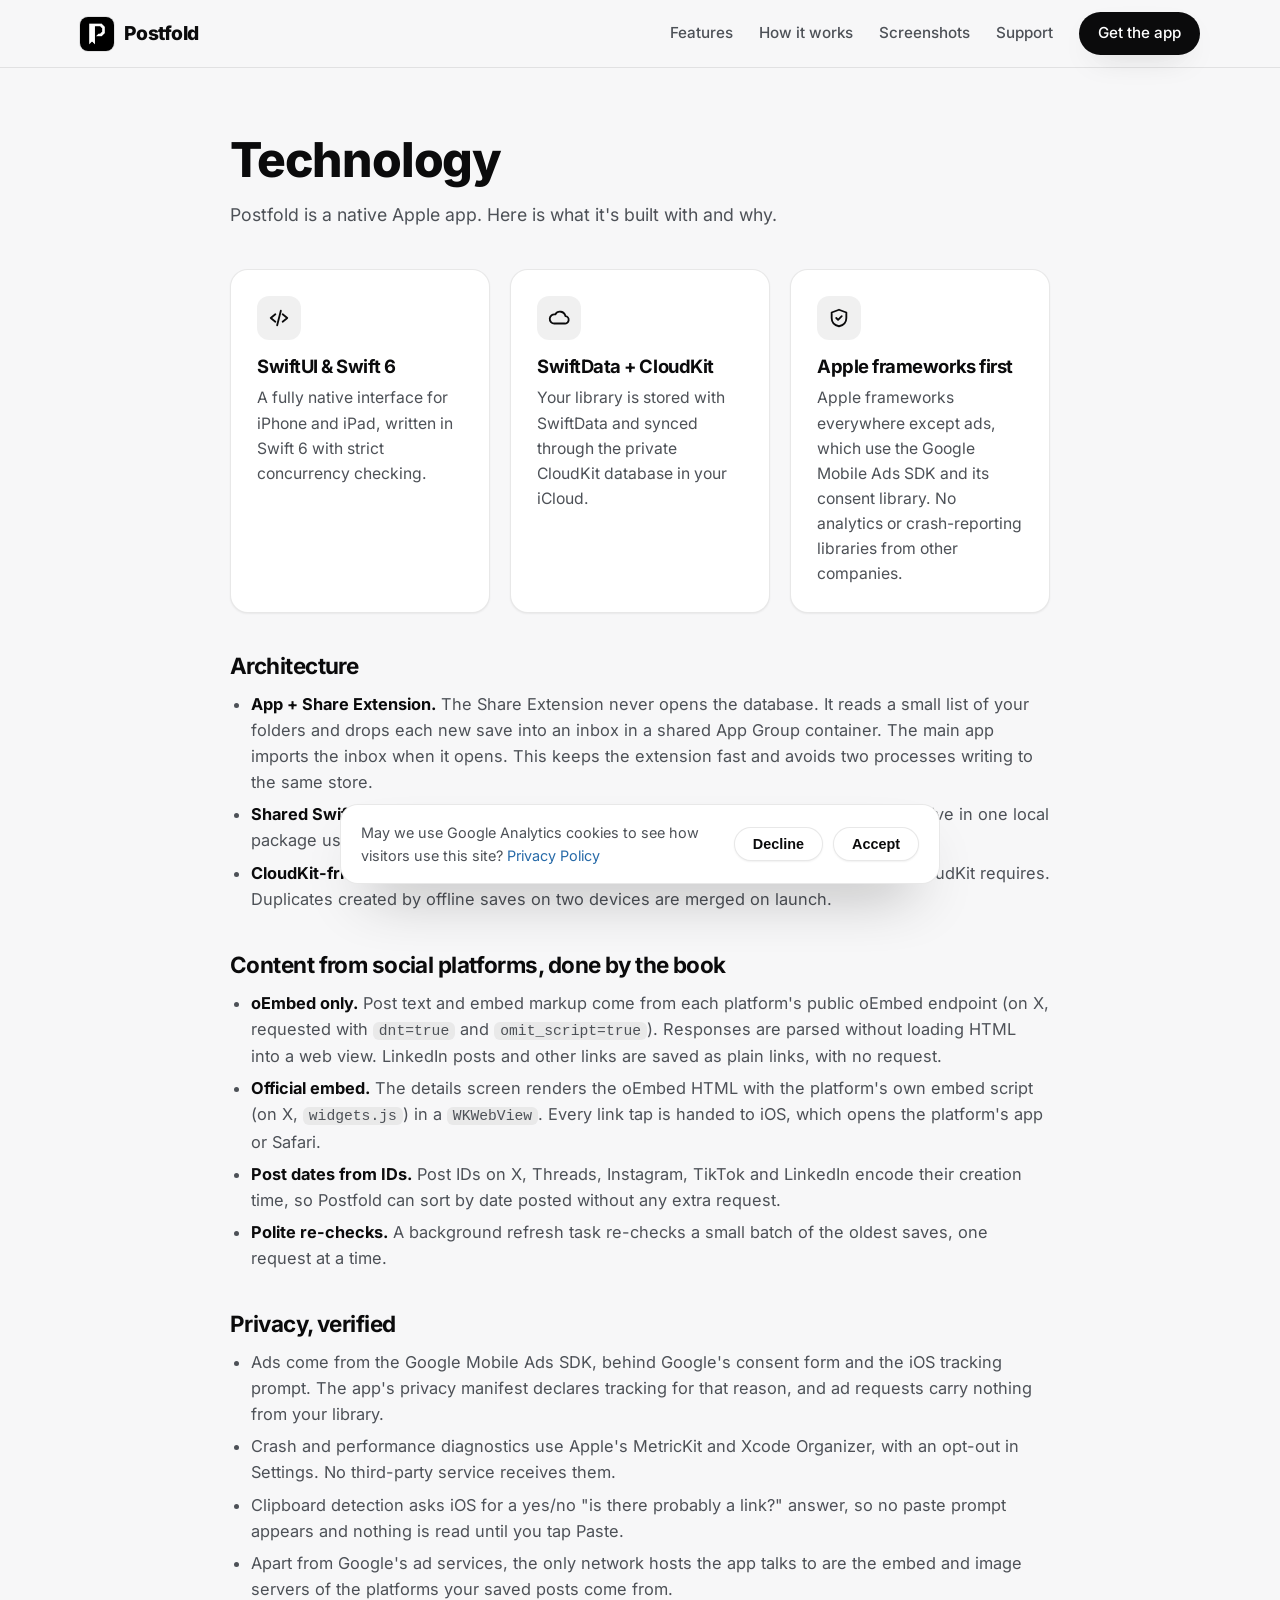
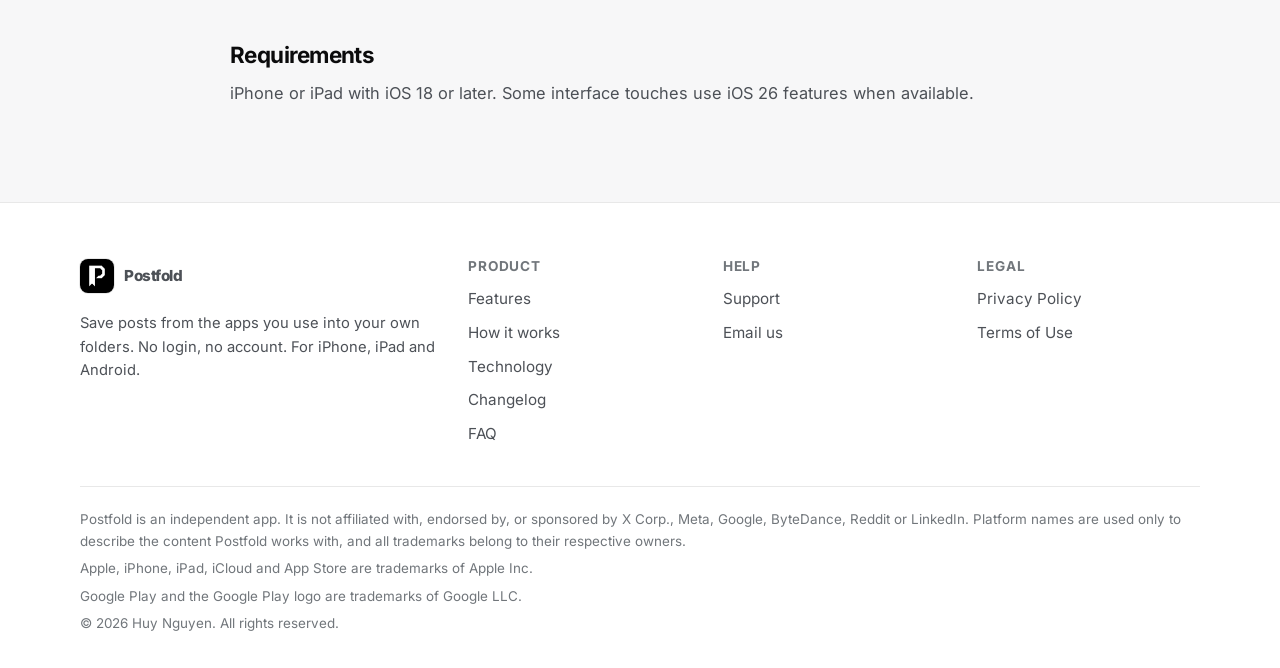
<file: technology/index.html>
<!DOCTYPE html>
<html lang="en">
<head>
  <meta charset="utf-8">
  <meta name="viewport" content="width=device-width, initial-scale=1">
  <title>Technology | Postfold</title>
  <meta name="description" content="Postfold is built with SwiftUI, Swift 6, SwiftData and CloudKit. Post content comes only from each platform's public oEmbed service.">
  <link rel="canonical" href="https://postfold.space/technology/">
  <link rel="alternate" type="text/markdown" title="Markdown version" href="https://postfold.space/technology/index.md">
  <link rel="alternate" type="text/plain" title="LLM context" href="https://postfold.space/llms.txt">
  <meta name="theme-color" content="#f7f7f8" media="(prefers-color-scheme: light)">
  <meta name="theme-color" content="#000000" media="(prefers-color-scheme: dark)">
  <link rel="icon" href="../favicon.ico" sizes="any">
  <link rel="icon" type="image/png" sizes="192x192" href="../assets/images/favicon-192.png">
  <link rel="apple-touch-icon" href="../assets/images/apple-touch-icon.png">
  <meta property="og:type" content="website">
  <meta property="og:site_name" content="Postfold">
  <meta property="og:title" content="Technology | Postfold">
  <meta property="og:description" content="Postfold is built with SwiftUI, Swift 6, SwiftData and CloudKit. Post content comes only from each platform's public oEmbed service.">
  <meta property="og:url" content="https://postfold.space/technology/">
  <meta property="og:image" content="https://postfold.space/assets/images/og-image.jpg">
  <meta property="og:image:width" content="1200">
  <meta property="og:image:height" content="630">
  <meta property="og:image:alt" content="Postfold app icon and the All Posts screen on iPhone">
  <meta name="twitter:card" content="summary_large_image">
  <link rel="preload" href="../assets/fonts/inter-latin.woff2" as="font" type="font/woff2" crossorigin>
  <link rel="stylesheet" href="../assets/css/style.css?v=20261124">
</head>
<body>
  <a class="skip" href="#main">Skip to content</a>
  <header class="site-header">
    <div class="container nav">
      <a class="brand" href="../" aria-label="Postfold home">
        <picture>
          <source srcset="../assets/images/app-icon-dark.webp" media="(prefers-color-scheme: dark)" type="image/webp">
          <source srcset="../assets/images/app-icon-light.webp" type="image/webp">
          <img src="../assets/images/app-icon-light.png" alt="" width="34" height="34">
        </picture>
        <span>Postfold</span>
      </a>
      <button class="burger" type="button" aria-label="Menu" aria-expanded="false" aria-controls="menu"><i></i><i></i><i></i></button>
      <nav class="menu" id="menu" aria-label="Main">
        <a href="../#features">Features</a>
        <a href="../how-it-works/">How it works</a>
        <a href="../#screenshots">Screenshots</a>
        <a href="../support/">Support</a>
        <a class="btn btn-primary btn-sm" href="../#download">Get the app</a>
      </nav>
    </div>
  </header>

  <main id="main">

    <div class="page-hero">
      <div class="container">
        <h1>Technology</h1>
        <p>Postfold is a native Apple app. Here is what it's built with and why.</p>
      </div>
    </div>
    <div class="container narrow">
      <div class="grid-3 support-grid">
          <article class="card">
            <span class="icon-tile" aria-hidden="true"><svg viewBox="0 0 24 24" fill="none" stroke="currentColor" stroke-width="2" stroke-linecap="round" stroke-linejoin="round"><path d="m8 8-5 4 5 4M16 8l5 4-5 4M14 4l-4 16"/></svg></span>
            <h3>SwiftUI &amp; Swift 6</h3>
            <p>A fully native interface for iPhone and iPad, written in Swift 6 with strict concurrency checking.</p>
          </article>
          <article class="card">
            <span class="icon-tile" aria-hidden="true"><svg viewBox="0 0 24 24" fill="none" stroke="currentColor" stroke-width="2" stroke-linecap="round" stroke-linejoin="round"><path d="M7 18a5 5 0 1 1 .9-9.9A6 6 0 0 1 19 10a4 4 0 0 1-1 8Z"/></svg></span>
            <h3>SwiftData + CloudKit</h3>
            <p>Your library is stored with SwiftData and synced through the private CloudKit database in your iCloud.</p>
          </article>
          <article class="card">
            <span class="icon-tile" aria-hidden="true"><svg viewBox="0 0 24 24" fill="none" stroke="currentColor" stroke-width="2" stroke-linecap="round" stroke-linejoin="round"><path d="M12 3 4 6v6c0 5 3.5 8 8 9 4.5-1 8-4 8-9V6Z"/><path d="m9 12 2 2 4-4"/></svg></span>
            <h3>Apple frameworks first</h3>
            <p>Apple frameworks everywhere except ads, which use the Google Mobile Ads SDK and its consent library. No analytics or crash-reporting libraries from other companies.</p>
          </article>
      </div>
    </div>
    <div class="container prose">
      <h2>Architecture</h2>
      <ul>
        <li><strong>App + Share Extension.</strong> The Share Extension never opens the database. It reads a small list of your folders and drops each new save into an inbox in a shared App Group container. The main app imports the inbox when it opens. This keeps the extension fast and avoids two processes writing to the same store.</li>
        <li><strong>Shared Swift package.</strong> Link parsing, oEmbed parsing, models and the sort/filter query live in one local package used by both the app and the extension.</li>
        <li><strong>CloudKit-friendly model.</strong> Every field has a default and relationships are optional, as CloudKit requires. Duplicates created by offline saves on two devices are merged on launch.</li>
      </ul>

      <h2>Content from social platforms, done by the book</h2>
      <ul>
        <li><strong>oEmbed only.</strong> Post text and embed markup come from each platform's public oEmbed endpoint (on X, requested with <code>dnt=true</code> and <code>omit_script=true</code>). Responses are parsed without loading HTML into a web view. LinkedIn posts and other links are saved as plain links, with no request.</li>
        <li><strong>Official embed.</strong> The details screen renders the oEmbed HTML with the platform's own embed script (on X, <code>widgets.js</code>) in a <code>WKWebView</code>. Every link tap is handed to iOS, which opens the platform's app or Safari.</li>
        <li><strong>Post dates from IDs.</strong> Post IDs on X, Threads, Instagram, TikTok and LinkedIn encode their creation time, so Postfold can sort by date posted without any extra request.</li>
        <li><strong>Polite re-checks.</strong> A background refresh task re-checks a small batch of the oldest saves, one request at a time.</li>
      </ul>

      <h2>Privacy, verified</h2>
      <ul>
        <li>Ads come from the Google Mobile Ads SDK, behind Google's consent form and the iOS tracking prompt. The app's privacy manifest declares tracking for that reason, and ad requests carry nothing from your library.</li>
        <li>Crash and performance diagnostics use Apple's MetricKit and Xcode Organizer, with an opt-out in Settings. No third-party service receives them.</li>
        <li>Clipboard detection asks iOS for a yes/no "is there probably a link?" answer, so no paste prompt appears and nothing is read until you tap Paste.</li>
        <li>Apart from Google's ad services, the only network hosts the app talks to are the embed and image servers of the platforms your saved posts come from.</li>
      </ul>

      <h2>Requirements</h2>
      <p>iPhone or iPad with iOS 18 or later. Some interface touches use iOS 26 features when available.</p>
    </div>
  </main>

  <footer class="site-footer">
    <div class="container">
      <div class="footer-grid">
        <div class="footer-about">
          <a class="brand" href="../">
            <picture>
              <source srcset="../assets/images/app-icon-dark.webp" media="(prefers-color-scheme: dark)" type="image/webp">
              <source srcset="../assets/images/app-icon-light.webp" type="image/webp">
              <img src="../assets/images/app-icon-light.png" alt="" width="34" height="34" loading="lazy">
            </picture>
            <span>Postfold</span>
          </a>
          <p>Save posts from the apps you use into your own folders. No login, no account. For iPhone, iPad and Android.</p>
        </div>
        <div>
          <h4>Product</h4>
          <ul>
            <li><a href="../#features">Features</a></li>
            <li><a href="../how-it-works/">How it works</a></li>
            <li><a href="../technology/">Technology</a></li>
            <li><a href="../changelog/">Changelog</a></li>
            <li><a href="../#faq">FAQ</a></li>
          </ul>
        </div>
        <div>
          <h4>Help</h4>
          <ul>
            <li><a href="../support/">Support</a></li>
            <li><a href="mailto:huynguyennovem@gmail.com">Email us</a></li>
          </ul>
        </div>
        <div>
          <h4>Legal</h4>
          <ul>
            <li><a href="../privacy/">Privacy Policy</a></li>
            <li><a href="../terms/">Terms of Use</a></li>
          </ul>
        </div>
      </div>
      <div class="footer-legal">
        <p>Postfold is an independent app. It is not affiliated with, endorsed by, or sponsored by X Corp., Meta, Google, ByteDance, Reddit or LinkedIn. Platform names are used only to describe the content Postfold works with, and all trademarks belong to their respective owners.</p>
        <p>Apple, iPhone, iPad, iCloud and App Store are trademarks of Apple Inc.</p>
        <p>Google Play and the Google Play logo are trademarks of Google LLC.</p>
        <p>&copy; <span data-year>2026</span> Huy Nguyen. All rights reserved.</p>
      </div>
    </div>
  </footer>

  <script src="../assets/js/main.js?v=20261124" defer></script>
</body>
</html>
</file>
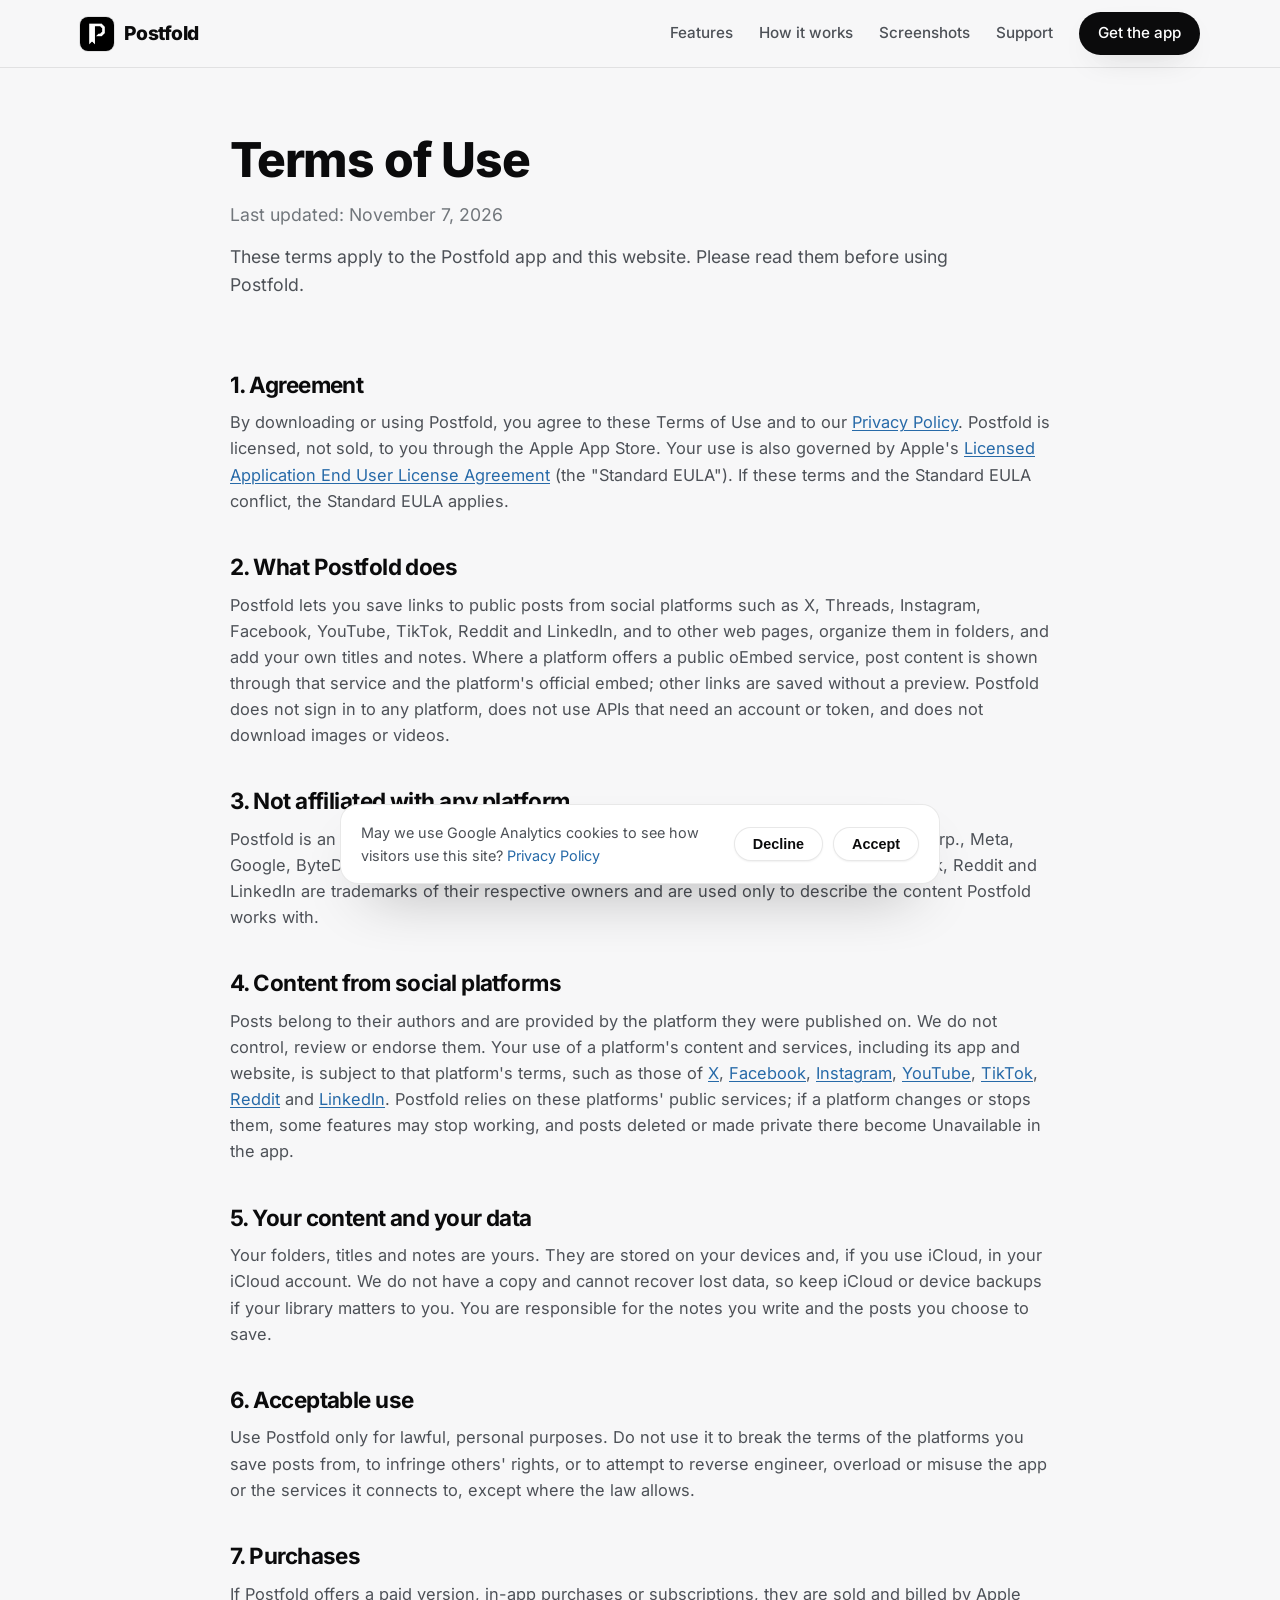
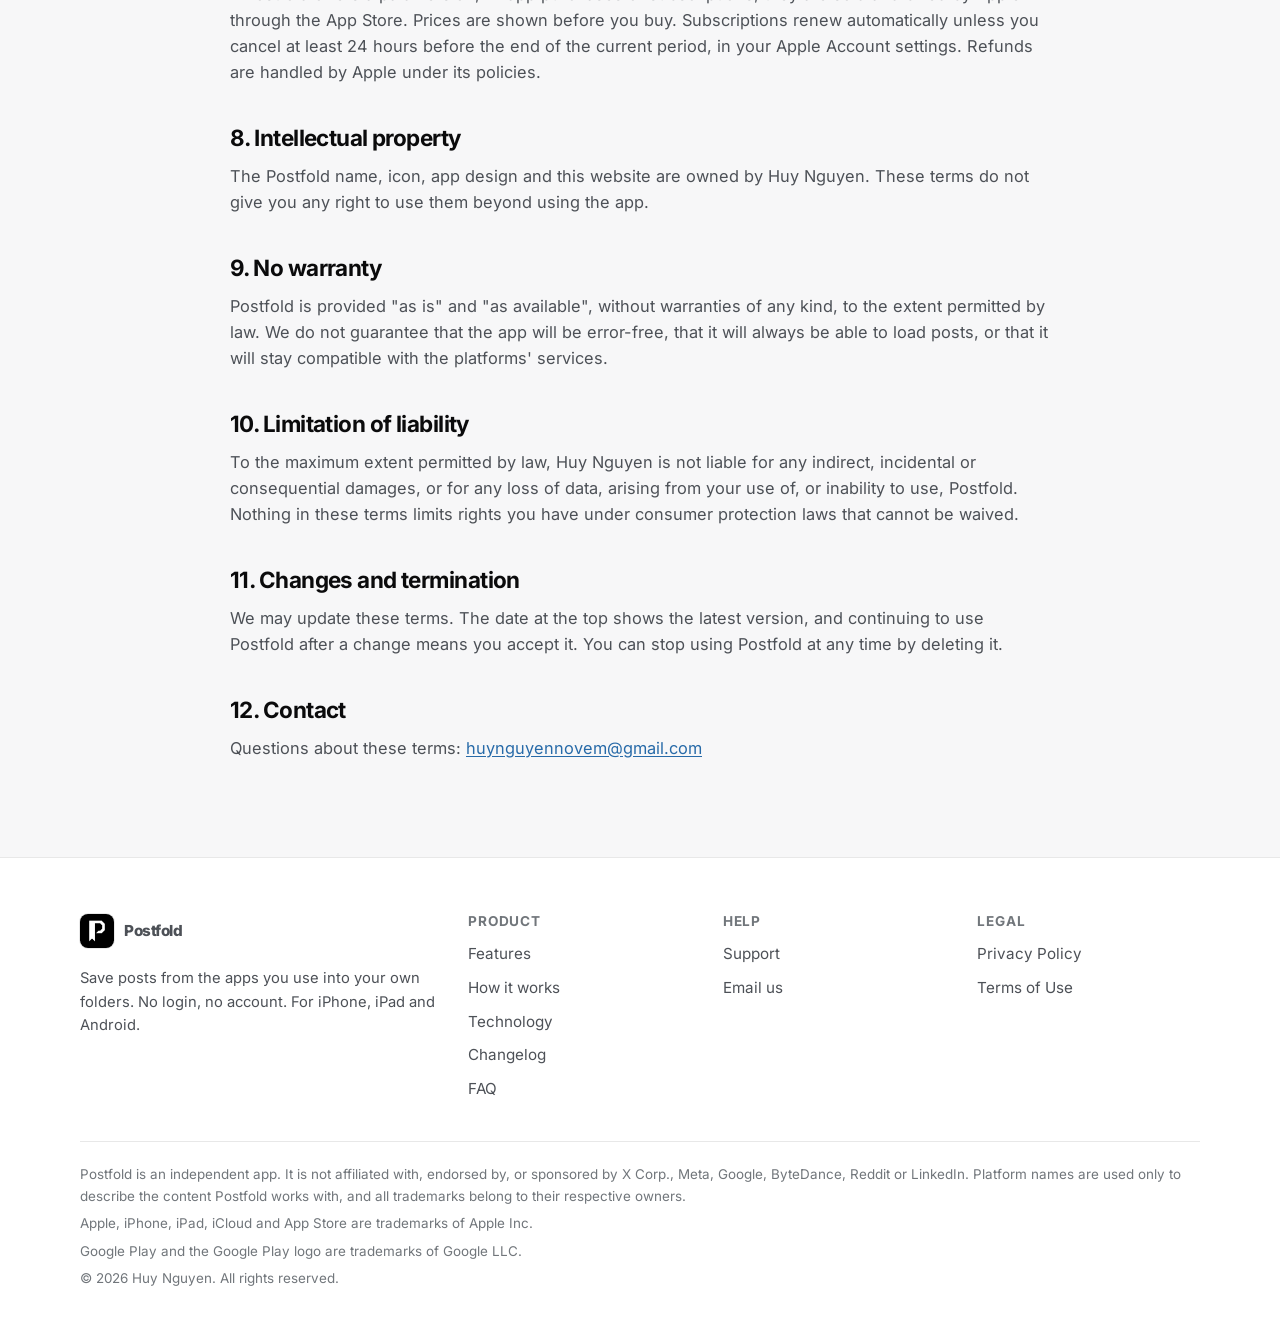
<file: terms/index.html>
<!DOCTYPE html>
<html lang="en">
<head>
  <meta charset="utf-8">
  <meta name="viewport" content="width=device-width, initial-scale=1">
  <title>Terms of Use | Postfold</title>
  <meta name="description" content="Terms of Use for the Postfold app for iPhone and iPad.">
  <link rel="canonical" href="https://postfold.space/terms/">
  <link rel="alternate" type="text/markdown" title="Markdown version" href="https://postfold.space/terms/index.md">
  <link rel="alternate" type="text/plain" title="LLM context" href="https://postfold.space/llms.txt">
  <meta name="theme-color" content="#f7f7f8" media="(prefers-color-scheme: light)">
  <meta name="theme-color" content="#000000" media="(prefers-color-scheme: dark)">
  <link rel="icon" href="../favicon.ico" sizes="any">
  <link rel="icon" type="image/png" sizes="192x192" href="../assets/images/favicon-192.png">
  <link rel="apple-touch-icon" href="../assets/images/apple-touch-icon.png">
  <meta property="og:type" content="website">
  <meta property="og:site_name" content="Postfold">
  <meta property="og:title" content="Terms of Use | Postfold">
  <meta property="og:description" content="Terms of Use for the Postfold app for iPhone and iPad.">
  <meta property="og:url" content="https://postfold.space/terms/">
  <meta property="og:image" content="https://postfold.space/assets/images/og-image.jpg">
  <meta property="og:image:width" content="1200">
  <meta property="og:image:height" content="630">
  <meta property="og:image:alt" content="Postfold app icon and the All Posts screen on iPhone">
  <meta name="twitter:card" content="summary_large_image">
  <link rel="preload" href="../assets/fonts/inter-latin.woff2" as="font" type="font/woff2" crossorigin>
  <link rel="stylesheet" href="../assets/css/style.css?v=20261124">
</head>
<body>
  <a class="skip" href="#main">Skip to content</a>
  <header class="site-header">
    <div class="container nav">
      <a class="brand" href="../" aria-label="Postfold home">
        <picture>
          <source srcset="../assets/images/app-icon-dark.webp" media="(prefers-color-scheme: dark)" type="image/webp">
          <source srcset="../assets/images/app-icon-light.webp" type="image/webp">
          <img src="../assets/images/app-icon-light.png" alt="" width="34" height="34">
        </picture>
        <span>Postfold</span>
      </a>
      <button class="burger" type="button" aria-label="Menu" aria-expanded="false" aria-controls="menu"><i></i><i></i><i></i></button>
      <nav class="menu" id="menu" aria-label="Main">
        <a href="../#features">Features</a>
        <a href="../how-it-works/">How it works</a>
        <a href="../#screenshots">Screenshots</a>
        <a href="../support/">Support</a>
        <a class="btn btn-primary btn-sm" href="../#download">Get the app</a>
      </nav>
    </div>
  </header>

  <main id="main">

    <div class="page-hero">
      <div class="container">
        <h1>Terms of Use</h1>
          <p class="meta">Last updated: November 7, 2026</p>
        <p>These terms apply to the Postfold app and this website. Please read them before using Postfold.</p>
      </div>
    </div>
    <div class="container prose">
      <h2>1. Agreement</h2>
      <p>By downloading or using Postfold, you agree to these Terms of Use and to our <a href="../privacy/">Privacy Policy</a>. Postfold is licensed, not sold, to you through the Apple App Store. Your use is also governed by Apple's <a href="https://www.apple.com/legal/internet-services/itunes/dev/stdeula/" rel="noopener">Licensed Application End User License Agreement</a> (the "Standard EULA"). If these terms and the Standard EULA conflict, the Standard EULA applies.</p>

      <h2>2. What Postfold does</h2>
      <p>Postfold lets you save links to public posts from social platforms such as X, Threads, Instagram, Facebook, YouTube, TikTok, Reddit and LinkedIn, and to other web pages, organize them in folders, and add your own titles and notes. Where a platform offers a public oEmbed service, post content is shown through that service and the platform's official embed; other links are saved without a preview. Postfold does not sign in to any platform, does not use APIs that need an account or token, and does not download images or videos.</p>

      <h2>3. Not affiliated with any platform</h2>
      <p>Postfold is an independent app. It is not affiliated with, endorsed by, or sponsored by X Corp., Meta, Google, ByteDance, Reddit or LinkedIn. X, Threads, Instagram, Facebook, YouTube, TikTok, Reddit and LinkedIn are trademarks of their respective owners and are used only to describe the content Postfold works with.</p>

      <h2>4. Content from social platforms</h2>
      <p>Posts belong to their authors and are provided by the platform they were published on. We do not control, review or endorse them. Your use of a platform's content and services, including its app and website, is subject to that platform's terms, such as those of <a href="https://x.com/en/tos" rel="noopener">X</a>, <a href="https://www.facebook.com/terms.php" rel="noopener">Facebook</a>, <a href="https://help.instagram.com/581066165581870" rel="noopener">Instagram</a>, <a href="https://www.youtube.com/t/terms" rel="noopener">YouTube</a>, <a href="https://www.tiktok.com/legal/terms-of-service" rel="noopener">TikTok</a>, <a href="https://www.redditinc.com/policies/user-agreement" rel="noopener">Reddit</a> and <a href="https://www.linkedin.com/legal/user-agreement" rel="noopener">LinkedIn</a>. Postfold relies on these platforms' public services; if a platform changes or stops them, some features may stop working, and posts deleted or made private there become Unavailable in the app.</p>

      <h2>5. Your content and your data</h2>
      <p>Your folders, titles and notes are yours. They are stored on your devices and, if you use iCloud, in your iCloud account. We do not have a copy and cannot recover lost data, so keep iCloud or device backups if your library matters to you. You are responsible for the notes you write and the posts you choose to save.</p>

      <h2>6. Acceptable use</h2>
      <p>Use Postfold only for lawful, personal purposes. Do not use it to break the terms of the platforms you save posts from, to infringe others' rights, or to attempt to reverse engineer, overload or misuse the app or the services it connects to, except where the law allows.</p>

      <h2>7. Purchases</h2>
      <p>If Postfold offers a paid version, in-app purchases or subscriptions, they are sold and billed by Apple through the App Store. Prices are shown before you buy. Subscriptions renew automatically unless you cancel at least 24 hours before the end of the current period, in your Apple Account settings. Refunds are handled by Apple under its policies.</p>

      <h2>8. Intellectual property</h2>
      <p>The Postfold name, icon, app design and this website are owned by Huy Nguyen. These terms do not give you any right to use them beyond using the app.</p>

      <h2>9. No warranty</h2>
      <p>Postfold is provided "as is" and "as available", without warranties of any kind, to the extent permitted by law. We do not guarantee that the app will be error-free, that it will always be able to load posts, or that it will stay compatible with the platforms' services.</p>

      <h2>10. Limitation of liability</h2>
      <p>To the maximum extent permitted by law, Huy Nguyen is not liable for any indirect, incidental or consequential damages, or for any loss of data, arising from your use of, or inability to use, Postfold. Nothing in these terms limits rights you have under consumer protection laws that cannot be waived.</p>

      <h2>11. Changes and termination</h2>
      <p>We may update these terms. The date at the top shows the latest version, and continuing to use Postfold after a change means you accept it. You can stop using Postfold at any time by deleting it.</p>

      <h2>12. Contact</h2>
      <p>Questions about these terms: <a href="mailto:huynguyennovem@gmail.com">huynguyennovem@gmail.com</a></p>
    </div>
  </main>

  <footer class="site-footer">
    <div class="container">
      <div class="footer-grid">
        <div class="footer-about">
          <a class="brand" href="../">
            <picture>
              <source srcset="../assets/images/app-icon-dark.webp" media="(prefers-color-scheme: dark)" type="image/webp">
              <source srcset="../assets/images/app-icon-light.webp" type="image/webp">
              <img src="../assets/images/app-icon-light.png" alt="" width="34" height="34" loading="lazy">
            </picture>
            <span>Postfold</span>
          </a>
          <p>Save posts from the apps you use into your own folders. No login, no account. For iPhone, iPad and Android.</p>
        </div>
        <div>
          <h4>Product</h4>
          <ul>
            <li><a href="../#features">Features</a></li>
            <li><a href="../how-it-works/">How it works</a></li>
            <li><a href="../technology/">Technology</a></li>
            <li><a href="../changelog/">Changelog</a></li>
            <li><a href="../#faq">FAQ</a></li>
          </ul>
        </div>
        <div>
          <h4>Help</h4>
          <ul>
            <li><a href="../support/">Support</a></li>
            <li><a href="mailto:huynguyennovem@gmail.com">Email us</a></li>
          </ul>
        </div>
        <div>
          <h4>Legal</h4>
          <ul>
            <li><a href="../privacy/">Privacy Policy</a></li>
            <li><a href="../terms/">Terms of Use</a></li>
          </ul>
        </div>
      </div>
      <div class="footer-legal">
        <p>Postfold is an independent app. It is not affiliated with, endorsed by, or sponsored by X Corp., Meta, Google, ByteDance, Reddit or LinkedIn. Platform names are used only to describe the content Postfold works with, and all trademarks belong to their respective owners.</p>
        <p>Apple, iPhone, iPad, iCloud and App Store are trademarks of Apple Inc.</p>
        <p>Google Play and the Google Play logo are trademarks of Google LLC.</p>
        <p>&copy; <span data-year>2026</span> Huy Nguyen. All rights reserved.</p>
      </div>
    </div>
  </footer>

  <script src="../assets/js/main.js?v=20261124" defer></script>
</body>
</html>
</file>
<file: assets/css/style.css>
/* Self-hosted Inter (variable) — latin + latin-ext */
@font-face {
  font-family: 'Inter';
  font-style: normal;
  font-weight: 400 800;
  font-display: swap;
  src: url('../fonts/inter-latin-ext.woff2') format('woff2');
  unicode-range: U+0100-02BA, U+02BD-02C5, U+02C7-02CC, U+02CE-02D7, U+02DD-02FF, U+0304, U+0308, U+0329, U+1D00-1DBF, U+1E00-1E9F, U+1EF2-1EFF, U+2020, U+20A0-20AB, U+20AD-20C0, U+2113, U+2C60-2C7F, U+A720-A7FF;
}

@font-face {
  font-family: 'Inter';
  font-style: normal;
  font-weight: 400 800;
  font-display: swap;
  src: url('../fonts/inter-latin.woff2') format('woff2');
  unicode-range: U+0000-00FF, U+0131, U+0152-0153, U+02BB-02BC, U+02C6, U+02DA, U+02DC, U+0304, U+0308, U+0329, U+2000-206F, U+20AC, U+2122, U+2191, U+2193, U+2212, U+2215, U+FEFF, U+FFFD;
}

/* ---------- Tokens ---------- */
:root {
  color-scheme: light dark;
  --bg: #f7f7f8;
  --bg-alt: #eeeef0;
  --card: #ffffff;
  --border: rgba(0, 0, 0, 0.09);
  --text: #0b0b0c;
  --text-2: #4d5157;
  --text-3: #71767b;
  --accent: #0b0b0c;
  --accent-hover: #2a2c30;
  --accent-soft: rgba(0, 0, 0, 0.06);
  --accent-ink: #ffffff;
  --link: #276aa8;
  --link-hover: #1f5a91;
  --dark-from: #1c1d20;
  --dark-to: #000000;
  --header-bg: rgba(247, 247, 248, 0.82);
  --shadow-sm: 0 1px 2px rgba(0, 0, 0, 0.06);
  --shadow-md: 0 12px 32px -16px rgba(0, 0, 0, 0.28);
  --shadow-lg: 0 30px 60px -28px rgba(0, 0, 0, 0.45);
  --font: 'Inter', -apple-system, BlinkMacSystemFont, 'SF Pro Text', 'Segoe UI', sans-serif;
  --max: 1160px;
  --header-h: 68px;
  --radius: 18px;
  --radius-lg: 28px;
}

@media (prefers-color-scheme: dark) {
  :root {
    --bg: #000000;
    --bg-alt: #0c0c0e;
    --card: #16171a;
    --border: rgba(255, 255, 255, 0.11);
    --text: #f2f2f3;
    --text-2: #a7abb1;
    --text-3: #868b92;
    --accent: #f2f2f3;
    --accent-hover: #ffffff;
    --accent-soft: rgba(255, 255, 255, 0.08);
    --accent-ink: #000000;
    --link: #5e9ed9;
    --link-hover: #7db2e3;
    --dark-from: #1a1b1e;
    --dark-to: #0a0a0b;
    --header-bg: rgba(0, 0, 0, 0.78);
    --shadow-sm: 0 1px 2px rgba(0, 0, 0, 0.5);
    --shadow-md: 0 12px 32px -16px rgba(0, 0, 0, 0.8);
    --shadow-lg: 0 30px 60px -28px rgba(0, 0, 0, 0.9);
  }
}

/* ---------- Base ---------- */
*,
*::before,
*::after {
  box-sizing: border-box;
  margin: 0;
  padding: 0;
}

html {
  scroll-behavior: smooth;
  scroll-padding-top: calc(var(--header-h) + 12px);
  -webkit-text-size-adjust: 100%;
}

body {
  background: var(--bg);
  color: var(--text);
  font-family: var(--font);
  font-size: 1rem;
  line-height: 1.6;
  -webkit-font-smoothing: antialiased;
  overflow-x: hidden;
}

img {
  max-width: 100%;
  height: auto;
  display: block;
}

a {
  color: var(--link);
  text-decoration: none;
}

a:hover {
  color: var(--link-hover);
}

:focus-visible {
  outline: 3px solid var(--link);
  outline-offset: 3px;
  border-radius: 6px;
}

h1, h2, h3, h4 {
  color: var(--text);
  line-height: 1.15;
  letter-spacing: -0.025em;
  font-weight: 700;
}

h1 {
  font-size: clamp(2.3rem, 5.4vw, 3.9rem);
  font-weight: 800;
}

h2 {
  font-size: clamp(1.75rem, 3.6vw, 2.5rem);
}

h3 {
  font-size: 1.15rem;
}

p {
  color: var(--text-2);
}

.container {
  width: 100%;
  max-width: var(--max);
  margin: 0 auto;
  padding: 0 20px;
}

.skip {
  position: absolute;
  left: -999px;
  top: 8px;
  z-index: 2000;
  background: var(--card);
  padding: 8px 14px;
  border-radius: 8px;
}

.skip:focus {
  left: 8px;
}

.sr-only {
  position: absolute;
  width: 1px;
  height: 1px;
  overflow: hidden;
  clip: rect(0 0 0 0);
  white-space: nowrap;
}

/* ---------- Header ---------- */
.site-header {
  position: sticky;
  top: 0;
  z-index: 1000;
  height: var(--header-h);
  background: var(--header-bg);
  backdrop-filter: saturate(160%) blur(14px);
  -webkit-backdrop-filter: saturate(160%) blur(14px);
  border-bottom: 1px solid var(--border);
}

.nav {
  height: 100%;
  display: flex;
  align-items: center;
  justify-content: space-between;
  gap: 16px;
}

.brand {
  display: inline-flex;
  align-items: center;
  gap: 10px;
  color: var(--text);
  font-weight: 800;
  font-size: 1.2rem;
  letter-spacing: -0.03em;
}

.brand:hover {
  color: var(--text);
}

.brand img {
  width: 34px;
  height: 34px;
  border-radius: 8px;
  box-shadow: 0 0 0 1px var(--border);
}

.menu {
  display: flex;
  align-items: center;
  gap: 26px;
}

.menu a {
  color: var(--text-2);
  font-weight: 500;
  font-size: 0.95rem;
}

.menu a:hover,
.menu a[aria-current="page"] {
  color: var(--text);
}

.menu .btn {
  color: var(--accent-ink);
}

.burger {
  display: none;
  width: 42px;
  height: 42px;
  border: 1px solid var(--border);
  border-radius: 12px;
  background: var(--card);
  cursor: pointer;
  align-items: center;
  justify-content: center;
  flex-direction: column;
  gap: 4px;
}

.burger i {
  display: block;
  width: 18px;
  height: 2px;
  border-radius: 2px;
  background: var(--text);
  transition: transform 0.2s ease, opacity 0.2s ease;
}

@media (max-width: 820px) {
  .burger {
    display: inline-flex;
  }

  .menu {
    position: absolute;
    top: var(--header-h);
    left: 0;
    right: 0;
    flex-direction: column;
    align-items: stretch;
    gap: 0;
    padding: 8px 20px 20px;
    background: var(--bg);
    border-bottom: 1px solid var(--border);
    box-shadow: var(--shadow-md);
    display: none;
  }

  .site-header.open .menu {
    display: flex;
  }

  .menu a {
    padding: 12px 4px;
    font-size: 1.05rem;
    border-bottom: 1px solid var(--border);
  }

  .menu .btn {
    margin-top: 14px;
    border-bottom: 0;
  }

  .site-header.open .burger i:nth-child(1) {
    transform: translateY(6px) rotate(45deg);
  }

  .site-header.open .burger i:nth-child(2) {
    opacity: 0;
  }

  .site-header.open .burger i:nth-child(3) {
    transform: translateY(-6px) rotate(-45deg);
  }
}

/* ---------- Buttons & badges ---------- */
.btn {
  display: inline-flex;
  align-items: center;
  justify-content: center;
  gap: 8px;
  padding: 12px 24px;
  border-radius: 999px;
  font-weight: 600;
  font-size: 0.95rem;
  border: 1px solid transparent;
  cursor: pointer;
  transition: transform 0.18s ease, background-color 0.18s ease, box-shadow 0.18s ease;
}

.btn-primary {
  background: var(--accent);
  color: var(--accent-ink);
  box-shadow: var(--shadow-md);
}

.btn-primary:hover {
  background: var(--accent-hover);
  color: var(--accent-ink);
  transform: translateY(-1px);
}

.btn-secondary {
  background: var(--card);
  color: var(--text);
  border-color: var(--border);
  box-shadow: var(--shadow-sm);
}

.btn-secondary:hover {
  color: var(--text);
  border-color: var(--accent);
}

.btn-sm {
  padding: 8px 18px;
  font-size: 0.9rem;
}

.store-row {
  display: flex;
  flex-wrap: wrap;
  align-items: center;
  gap: 14px 18px;
}

.store-badge {
  display: inline-block;
  line-height: 0;
  border-radius: 12px;
  transition: transform 0.18s ease, opacity 0.18s ease;
}

.store-badge img {
  width: 180px;
  height: 60px;
}

.store-badge-play img {
  width: auto;
}

.store-badge:hover {
  transform: translateY(-2px);
}

/* ---------- Sections ---------- */
section {
  padding: 96px 0;
}

.section-alt {
  background: var(--bg-alt);
}

.section-head {
  max-width: 720px;
  margin: 0 auto 52px;
  text-align: center;
}

.section-head p {
  font-size: 1.08rem;
  margin-top: 14px;
}

.eyebrow {
  display: inline-block;
  font-size: 0.8rem;
  font-weight: 700;
  letter-spacing: 0.08em;
  text-transform: uppercase;
  color: var(--text-3);
  margin-bottom: 12px;
}

/* ---------- Hero ---------- */
.hero {
  padding: 72px 0 88px;
  background:
    radial-gradient(80% 60% at 85% 10%, var(--accent-soft), transparent 70%),
    radial-gradient(60% 50% at 0% 100%, var(--accent-soft), transparent 70%);
}

.hero-grid {
  display: grid;
  grid-template-columns: 1.1fr 0.9fr;
  gap: 56px;
  align-items: center;
}

.hero-icon {
  width: 84px;
  height: 84px;
  border-radius: 19px;
  box-shadow: 0 0 0 1px var(--border), var(--shadow-md);
  margin-bottom: 26px;
}

.hero h1 .accent {
  color: var(--text-3);
}

.lead {
  font-size: clamp(1.05rem, 1.6vw, 1.22rem);
  margin: 22px 0 30px;
  max-width: 36em;
}

.chips {
  list-style: none;
  display: flex;
  flex-wrap: wrap;
  gap: 8px;
  margin-top: 28px;
}

.chips li {
  font-size: 0.85rem;
  font-weight: 600;
  color: var(--text-2);
  background: var(--card);
  border: 1px solid var(--border);
  padding: 6px 13px;
  border-radius: 999px;
}

.hero-visual {
  position: relative;
  isolation: isolate;
  justify-self: center;
  width: min(100%, 440px);
}

.hero-visual .shot {
  width: 74%;
  margin-left: auto;
  border-radius: var(--radius-lg);
  box-shadow: 0 0 0 1px var(--border), var(--shadow-lg);
  transform: rotate(2deg);
}

.hero-visual .shot-back {
  position: absolute;
  width: 58%;
  left: 0;
  top: 12%;
  transform: rotate(-5deg);
  z-index: -1;
}

@media (max-width: 900px) {
  .hero {
    padding: 48px 0 72px;
  }

  .hero-grid {
    grid-template-columns: 1fr;
    gap: 48px;
  }

  .hero-visual {
    width: min(100%, 400px);
  }
}

/* ---------- Problem strip ---------- */
.strip {
  padding: 34px 0;
  border-top: 1px solid var(--border);
  border-bottom: 1px solid var(--border);
  background: var(--card);
}

.strip p {
  text-align: center;
  font-size: 1.1rem;
  max-width: 820px;
  margin: 0 auto;
}

.strip strong {
  color: var(--text);
}

/* ---------- Cards ---------- */
.grid-3 {
  display: grid;
  grid-template-columns: repeat(3, 1fr);
  gap: 20px;
}

.grid-2 {
  display: grid;
  grid-template-columns: repeat(2, 1fr);
  gap: 20px;
}

@media (max-width: 960px) {
  .grid-3 {
    grid-template-columns: repeat(2, 1fr);
  }
}

@media (max-width: 640px) {
  .grid-3,
  .grid-2 {
    grid-template-columns: 1fr;
  }
}

.card {
  background: var(--card);
  border: 1px solid var(--border);
  border-radius: var(--radius);
  padding: 26px;
  box-shadow: var(--shadow-sm);
}

.card h3 {
  margin-bottom: 8px;
}

.card p {
  font-size: 0.98rem;
}

.card:has(.btn) {
  display: flex;
  flex-direction: column;
}

.card .btn {
  margin-top: auto;
  align-self: flex-start;
}

.card p:not(:last-child) {
  margin-bottom: 18px;
}

.icon-tile {
  width: 44px;
  height: 44px;
  border-radius: 12px;
  display: grid;
  place-items: center;
  background: var(--accent-soft);
  color: var(--accent);
  margin-bottom: 16px;
}

.icon-tile svg {
  width: 22px;
  height: 22px;
}

/* ---------- Steps ---------- */
.steps-layout {
  display: grid;
  grid-template-columns: 1fr 320px;
  gap: 56px;
  align-items: center;
}

.steps-layout h2 {
  margin-bottom: 28px;
}

.steps {
  list-style: none;
  counter-reset: step;
  display: grid;
  gap: 18px;
}

.steps li {
  counter-increment: step;
  position: relative;
  padding: 22px 22px 22px 76px;
  background: var(--card);
  border: 1px solid var(--border);
  border-radius: var(--radius);
}

.steps li::before {
  content: counter(step);
  position: absolute;
  left: 22px;
  top: 22px;
  width: 36px;
  height: 36px;
  border-radius: 50%;
  background: var(--accent);
  color: var(--accent-ink);
  font-weight: 800;
  display: grid;
  place-items: center;
}

.steps h3 {
  margin-bottom: 4px;
}

.steps-visual img {
  border-radius: var(--radius-lg);
  box-shadow: 0 0 0 1px var(--border), var(--shadow-lg);
}

.steps-more {
  margin-top: 24px;
}

@media (max-width: 860px) {
  .steps-layout {
    grid-template-columns: 1fr;
  }

  .steps-visual {
    width: min(72%, 300px);
    margin: 0 auto;
    order: -1;
  }
}

/* ---------- Screenshots ---------- */
.tabs {
  display: inline-flex;
  gap: 4px;
  padding: 4px;
  border-radius: 999px;
  background: var(--card);
  border: 1px solid var(--border);
  margin: 0 auto 32px;
}

.tabs-wrap {
  text-align: center;
}

.tab {
  font: inherit;
  font-weight: 600;
  font-size: 0.92rem;
  padding: 8px 20px;
  border-radius: 999px;
  border: 0;
  background: transparent;
  color: var(--text-2);
  cursor: pointer;
}

.tab[aria-selected="true"] {
  background: var(--accent);
  color: var(--accent-ink);
}

.gallery {
  display: flex;
  gap: 18px;
  overflow-x: auto;
  scroll-snap-type: x mandatory;
  padding: 8px 20px 24px;
  margin: 0 -20px;
  scrollbar-width: thin;
}

.gallery[hidden] {
  display: none;
}

.gallery button {
  flex: 0 0 auto;
  scroll-snap-align: center;
  border: 0;
  padding: 0;
  background: none;
  cursor: zoom-in;
  border-radius: 22px;
}

.gallery img {
  border-radius: 22px;
  box-shadow: 0 0 0 1px var(--border), var(--shadow-md);
}

.gallery-phone img {
  width: 250px;
}

.gallery-tablet img {
  width: 560px;
}

@media (max-width: 640px) {
  .gallery-phone img {
    width: 62vw;
  }

  .gallery-tablet img {
    width: 84vw;
  }
}

.gallery-hint {
  text-align: center;
  font-size: 0.85rem;
  color: var(--text-3);
}

.lightbox {
  position: fixed;
  inset: 0;
  z-index: 3000;
  background: rgba(4, 10, 18, 0.88);
  display: none;
  align-items: center;
  justify-content: center;
  padding: 24px;
}

.lightbox.open {
  display: flex;
}

.lightbox img {
  max-height: 92vh;
  max-width: 100%;
  width: auto;
  border-radius: 18px;
}

.lightbox .close {
  position: absolute;
  top: 16px;
  right: 16px;
  width: 44px;
  height: 44px;
  border-radius: 50%;
  border: 0;
  background: rgba(255, 255, 255, 0.16);
  color: #fff;
  font-size: 1.6rem;
  line-height: 1;
  cursor: pointer;
}

/* ---------- Cookie consent ---------- */
.consent {
  position: fixed;
  inset-inline: 16px;
  bottom: 16px;
  z-index: 2500;
  max-width: 600px;
  margin-inline: auto;
  display: flex;
  flex-wrap: wrap;
  align-items: center;
  gap: 12px 20px;
  padding: 16px 20px;
  background: var(--card);
  color: var(--text-2);
  border: 1px solid var(--border);
  border-radius: var(--radius);
  box-shadow: var(--shadow-lg);
  font-size: 0.9rem;
}

.consent p {
  flex: 1 1 260px;
  margin: 0;
}

.consent-actions {
  display: flex;
  gap: 10px;
}

/* ---------- Sticky download bar ---------- */
.sticky-download {
  position: fixed;
  inset-inline: 16px;
  bottom: calc(16px + env(safe-area-inset-bottom, 0px));
  z-index: 2400;
  max-width: 640px;
  margin-inline: auto;
  display: flex;
  align-items: center;
  gap: 12px;
  padding: 10px 10px 10px 14px;
  background: var(--card);
  border: 1px solid var(--border);
  border-radius: var(--radius);
  box-shadow: var(--shadow-lg);
  transform: translateY(calc(100% + 32px + env(safe-area-inset-bottom, 0px)));
  visibility: hidden;
  transition: transform 0.35s ease, visibility 0s linear 0.35s;
}

.sticky-download.is-visible {
  transform: none;
  visibility: visible;
  transition: transform 0.35s ease;
}

.sticky-download-icon {
  width: 44px;
  height: 44px;
  border-radius: 10px;
  box-shadow: 0 0 0 1px var(--border);
}

.sticky-download-text {
  flex: 1;
  min-width: 0;
  font-size: 0.85rem;
  line-height: 1.35;
  color: var(--text-2);
}

.sticky-download-text strong {
  display: block;
  font-size: 0.95rem;
  color: var(--text);
}

.sticky-download-badges {
  display: flex;
  flex-wrap: wrap;
  justify-content: center;
  gap: 10px;
}

.sticky-download .store-badge img {
  width: auto;
  height: 40px;
}

.sticky-download-close {
  flex: none;
  width: 36px;
  height: 36px;
  border: 0;
  border-radius: 50%;
  background: transparent;
  color: var(--text-3);
  font-size: 1.5rem;
  line-height: 1;
  cursor: pointer;
}

.sticky-download-close:hover {
  background: var(--accent-soft);
  color: var(--text);
}

@media (max-width: 680px) {
  .sticky-download {
    justify-content: center;
    gap: 8px;
    padding: 10px;
  }

  .sticky-download-text {
    display: none;
  }
}

@media (max-width: 430px) {
  .sticky-download > picture {
    display: none;
  }
}

/* ---------- Privacy band ---------- */
.band {
  background: linear-gradient(135deg, var(--dark-from), var(--dark-to));
  color: #fff;
  border-block: 1px solid var(--border);
}

.band h2,
.band h3 {
  color: #fff;
}

.band p {
  color: rgba(255, 255, 255, 0.84);
}

.band .eyebrow {
  color: rgba(255, 255, 255, 0.8);
}

.band .card {
  background: rgba(255, 255, 255, 0.1);
  border-color: rgba(255, 255, 255, 0.18);
  box-shadow: none;
}

.band .icon-tile {
  background: rgba(255, 255, 255, 0.16);
  color: #fff;
}

.band .btn-secondary {
  background: #fff;
  color: #0b0b0c;
  border-color: transparent;
}

.band-cta {
  text-align: center;
  margin-top: 36px;
}

/* ---------- FAQ ---------- */
.faq {
  max-width: 820px;
  margin: 0 auto;
  display: grid;
  gap: 12px;
}

.faq details {
  background: var(--card);
  border: 1px solid var(--border);
  border-radius: 16px;
  padding: 0 22px;
}

.faq summary {
  list-style: none;
  cursor: pointer;
  font-weight: 600;
  padding: 18px 32px 18px 0;
  position: relative;
  color: var(--text);
}

.faq summary::-webkit-details-marker {
  display: none;
}

.faq summary::after {
  content: '';
  position: absolute;
  right: 4px;
  top: 50%;
  width: 9px;
  height: 9px;
  border-right: 2px solid var(--text-3);
  border-bottom: 2px solid var(--text-3);
  transform: translateY(-70%) rotate(45deg);
  transition: transform 0.2s ease;
}

.faq details[open] summary::after {
  transform: translateY(-30%) rotate(-135deg);
}

.faq details p {
  padding-bottom: 18px;
}

.faq details p + p {
  margin-top: -6px;
}

/* ---------- Download CTA ---------- */
.cta {
  text-align: center;
}

.cta-card {
  background: linear-gradient(135deg, var(--dark-from), var(--dark-to));
  border-radius: 32px;
  border: 1px solid rgba(255, 255, 255, 0.1);
  padding: 64px 24px;
  box-shadow: var(--shadow-lg);
}

.cta-card img.cta-icon {
  width: 96px;
  height: 96px;
  border-radius: 22px;
  margin: 0 auto 22px;
  box-shadow: 0 0 0 1px rgba(255, 255, 255, 0.16), 0 16px 32px -14px rgba(0, 0, 0, 0.6);
}

.cta-card h2 {
  color: #fff;
}

.cta-card p {
  color: rgba(255, 255, 255, 0.86);
  max-width: 560px;
  margin: 14px auto 28px;
}

.cta-card .store-row {
  justify-content: center;
  flex-direction: column;
  gap: 10px;
}

/* ---------- Content pages (policy, support, how it works) ---------- */
.page-hero {
  padding: 64px 0 32px;
}

.page-hero .container,
.container.prose,
.container.narrow {
  max-width: 860px;
}

.page-hero h1 {
  font-size: clamp(2rem, 4.5vw, 3rem);
}

.page-hero p {
  font-size: 1.1rem;
  margin-top: 14px;
  max-width: 44em;
}

.prose > * + * {
  margin-top: 12px;
}

main > :last-child:not(.lightbox) {
  padding-bottom: 96px;
}

.prose h2 {
  font-size: 1.4rem;
  margin: 40px 0 12px;
}

.prose h3 {
  margin: 24px 0 8px;
}

.prose p,
.prose li {
  color: var(--text-2);
  font-size: 1.02rem;
}

.prose ul,
.prose ol {
  margin: 10px 0 0 1.3rem;
  display: grid;
  gap: 6px;
}

.prose a {
  text-decoration: underline;
  text-underline-offset: 0.15em;
}

.prose strong {
  color: var(--text);
}

.prose code {
  font-family: ui-monospace, 'SF Mono', Menlo, monospace;
  font-size: 0.9em;
  background: var(--accent-soft);
  padding: 1px 6px;
  border-radius: 6px;
  word-break: break-word;
}

.meta {
  font-size: 0.92rem;
  color: var(--text-3);
}

.callout {
  margin: 24px 0;
  padding: 18px 20px;
  border-radius: 14px;
  background: var(--accent-soft);
  border: 1px solid var(--border);
}

.callout p {
  color: var(--text);
}

.toc {
  margin: 28px 0 8px;
  padding: 18px 22px;
  border-radius: 14px;
  background: var(--card);
  border: 1px solid var(--border);
}

.toc strong {
  display: block;
  margin-bottom: 6px;
}

.table-wrap {
  overflow-x: auto;
  margin-top: 14px;
  border: 1px solid var(--border);
  border-radius: 14px;
  background: var(--card);
}

table {
  width: 100%;
  border-collapse: collapse;
  font-size: 0.95rem;
}

th,
td {
  text-align: left;
  vertical-align: top;
  padding: 12px 14px;
  border-bottom: 1px solid var(--border);
  color: var(--text-2);
}

th {
  color: var(--text);
  font-weight: 600;
  background: var(--bg-alt);
}

tr:last-child td {
  border-bottom: 0;
}

/* Data flow diagram */
.flow {
  display: grid;
  grid-template-columns: repeat(3, 1fr);
  gap: 14px;
  margin: 22px 0 8px;
}

.flow-node {
  background: var(--card);
  border: 1px solid var(--border);
  border-radius: 14px;
  padding: 16px;
}

.flow-node strong {
  display: block;
  color: var(--text);
  margin-bottom: 4px;
}

.flow-node span {
  font-size: 0.92rem;
  color: var(--text-2);
}

.flow-node.is-you {
  border-color: var(--accent);
  box-shadow: 0 0 0 3px var(--accent-soft);
}

@media (max-width: 640px) {
  .flow {
    grid-template-columns: 1fr;
  }
}

.support-grid {
  margin: 8px 0 16px;
}

.narrow .faq {
  margin-top: 16px;
}

/* ---------- Footer ---------- */
.site-footer {
  border-top: 1px solid var(--border);
  padding: 56px 0 36px;
  background: var(--card);
}

.footer-grid {
  display: grid;
  grid-template-columns: 1.6fr 1fr 1fr 1fr;
  gap: 32px;
}

.footer-grid h4 {
  font-size: 0.85rem;
  text-transform: uppercase;
  letter-spacing: 0.06em;
  color: var(--text-3);
  margin-bottom: 12px;
}

.footer-grid ul {
  list-style: none;
  display: grid;
  gap: 8px;
}

.footer-grid a {
  color: var(--text-2);
  font-size: 0.95rem;
}

.footer-grid a:hover {
  color: var(--text);
}

.footer-about p {
  font-size: 0.92rem;
  margin-top: 12px;
  max-width: 30em;
}

.footer-legal {
  margin-top: 40px;
  padding-top: 22px;
  border-top: 1px solid var(--border);
  font-size: 0.84rem;
  color: var(--text-3);
  display: grid;
  gap: 6px;
}

.footer-legal p {
  color: var(--text-3);
}

@media (max-width: 820px) {
  .footer-grid {
    grid-template-columns: 1fr 1fr;
  }

  .footer-about {
    grid-column: 1 / -1;
  }
}

@media (max-width: 640px) {
  section {
    padding: 72px 0;
  }

  .section-head {
    margin-bottom: 36px;
  }
}

@media (prefers-reduced-motion: reduce) {
  html {
    scroll-behavior: auto;
  }

  * {
    transition: none !important;
  }
}
</file>
